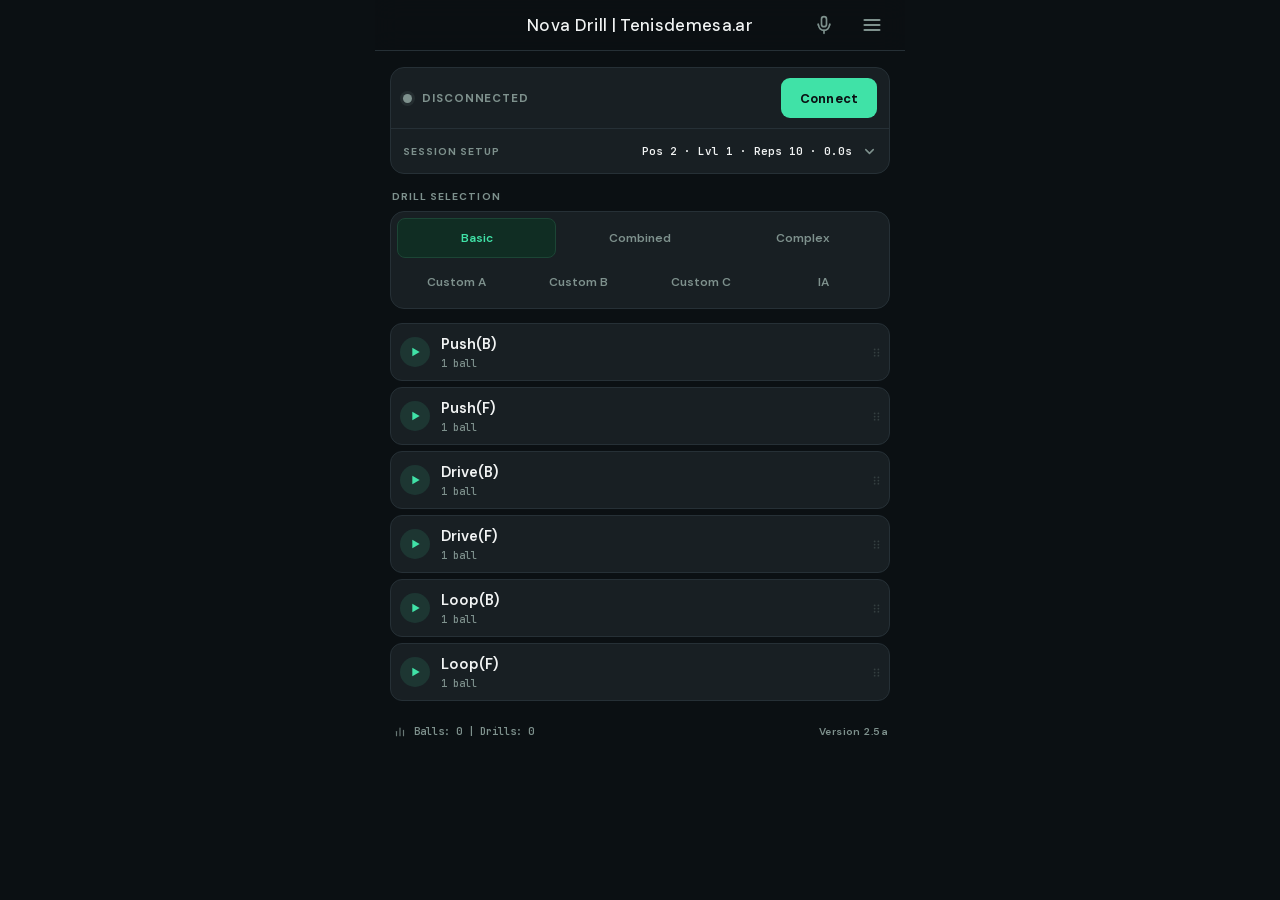
<file: v2/index.html>
<!DOCTYPE html>
<html lang="en" data-theme="standard">
<head>
    <meta charset="UTF-8">
    <!-- viewport-fit=cover lets the installed app draw under the status bar and
         notch; css/style.css pads it back out with env(safe-area-inset-*). -->
    <meta name="viewport" content="width=device-width, initial-scale=1.0, maximum-scale=1.0, user-scalable=no, viewport-fit=cover">
    <title data-i18n="app.title">Nova Drill | Tenisdemesa.ar</title>

    <!-- Installable app. The manifest carries one static theme_color, so
         js/pwa.js rewrites the meta tag below to follow the chosen theme. -->
    <link rel="manifest" href="manifest.webmanifest">
    <meta name="theme-color" content="#0b1013">
    <link rel="icon" href="icons/icon.svg" type="image/svg+xml">
    <link rel="icon" href="icons/favicon-32.png" sizes="32x32" type="image/png">
    <link rel="apple-touch-icon" href="icons/apple-touch-icon.png">

    <!-- Self-hosted, and precached by sw.js, so the type survives a launch
         with no network. The latin-ext faces are deliberately NOT preloaded:
         they only matter for the accented characters, and the browser fetches
         them on demand. -->
    <link rel="preload" href="fonts/dm-sans-latin.woff2" as="font" type="font/woff2" crossorigin>
    <link rel="preload" href="fonts/jbm-latin.woff2" as="font" type="font/woff2" crossorigin>

    <!-- iOS ignores the manifest for these three; ignored elsewhere. -->
    <meta name="apple-mobile-web-app-capable" content="yes">
    <meta name="apple-mobile-web-app-status-bar-style" content="black-translucent">
    <!-- The home-screen label, not the tab title. Launchers truncate these hard
         (Android around 12 characters), so this is the short form of the name
         rather than the full "Nova Drill | Tenisdemesa.ar". -->
    <meta name="apple-mobile-web-app-title" content="Nova Drill">

    <link rel="stylesheet" href="css/style.css">
</head>
<body>

<div class="container">
    
    <header>
        <!-- Two forms of one name. The header also floats two 40px controls
             over its right margin, and on a 375px phone the full name and those
             buttons cannot both fit at any readable size - they overlapped by
             7px on an iPhone SE, which is not a screen anybody should have to
             scroll a header for. The short form is the same brand, and it is
             what a narrow header has always wanted. -->
        <h1 class="brand">
            <!-- The name is the site's name, so the name goes to the site. It
                 carries no link styling: this is the app's own header, and the
                 anchor is here to make the line tappable and focusable rather
                 than to shout. `target` is what keeps a stray tap from
                 navigating a training session off the page. -->
            <a class="brand-link" href="https://tenisdemesa.ar/" target="_blank" rel="noopener noreferrer">
                <span class="brand-full" data-i18n="app.title">Nova Drill | Tenisdemesa.ar</span>
                <span class="brand-short" data-i18n="app.shortTitle">Nova</span>
            </a>
        </h1>
        <div class="ai-open-wrap">
            <button class="ai-open-btn" onclick="window.openAiView()" data-i18n-attr="aria-label:a11y.openAi;title:menu.ai">
                <svg viewBox="0 0 24 24" width="20" height="20" fill="none" stroke="currentColor" stroke-width="2" stroke-linecap="round" stroke-linejoin="round" aria-hidden="true">
                    <rect x="9" y="2" width="6" height="12" rx="3"></rect>
                    <line x1="5" y1="11" x2="5" y2="12"></line>
                    <line x1="19" y1="11" x2="19" y2="12"></line>
                    <path d="M5.5 12a6.5 6.5 0 0 0 13 0"></path>
                    <line x1="12" y1="18.5" x2="12" y2="22"></line>
                </svg>
            </button>
            <div class="menu-btn" onclick="toggleMenu()">
                <svg viewBox="0 0 24 24" stroke="currentColor" stroke-width="2.5" fill="none" stroke-linecap="round" stroke-linejoin="round"><line x1="3" y1="12" x2="21" y2="12"></line><line x1="3" y1="6" x2="21" y2="6"></line><line x1="3" y1="18" x2="21" y2="18"></line></svg>
            </div>
        </div>

        <!-- The dropdown lives INSIDE the header, and that is load-bearing.
             The header is `position: sticky`, so it is also the containing
             block for this absolutely-positioned child: `top: 58px` means 58px
             below the header, wherever the header currently is.

             It used to be a sibling of the header, inside .container. The
             container is `position: relative` and does not move when you
             scroll, so the menu was pinned 58px from the top of the DOCUMENT:
             scroll down, tap the hamburger - which stays on screen, because
             it is in the sticky header - and the menu opens 172px above the
             top of the viewport. Tapping the menu did nothing and looked
             like a dead button. -->
        <div id="theme-menu" class="theme-menu">
        <div class="menu-title" data-i18n="menu.drill">Drill</div>
        <!-- The colour chips stand in for the icon each row would have. They
             are decorative, so they follow the palette's semantic colours
             rather than carrying hexes of their own - two of the originals
             (#0984e3, #f5a623) were not in the palette at all after the
             redesign. -->
        <div class="theme-item" onclick="window.handleDownloadDialog()">
            <span class="color-preview" style="background:var(--spin-back)"></span> <span data-i18n="menu.downloadDrill">Download Drill</span>
        </div>

        <div class="theme-item" onclick="exportCustomDrills()"><span class="color-preview" style="background:var(--text)"></span> <span data-i18n="menu.exportDrills">Export Drills</span></div>
        <div class="theme-item" onclick="document.getElementById('csv-input').click()"><span class="color-preview" style="background:var(--text)"></span> <span data-i18n="menu.importDrills">Import Drills</span></div>

        <div style="border-top: 1px solid var(--border); margin: 5px 0;"></div>

        <div class="theme-item" onclick="window.openSettings()"><span class="color-preview" style="background:var(--spin-top)"></span> <span data-i18n="menu.settings">Settings</span></div>
        <div class="theme-item" onclick="window.openAboutModal()" data-i18n="menu.about">About</div>
        </div>
    </header>

    <input type="file" id="csv-input" accept=".csv" style="display:none" onchange="handleCSVUpload(event)">
    <input type="file" id="preset-file-input" accept=".json,.csv" style="display:none" onchange="handlePresetFileUpload(event)">

    <!-- The connection card is deliberately small: connecting is a one-off, and
         it used to take a third of the screen away from the drill list on every
         visit. The run settings live one tap away in a native <details>, whose
         summary always shows what the next run will do. `#grp-difficulty` is
         still the element switchTab() hides for categories where a level means
         nothing. -->
    <section class="session-card" id="session-card">
        <div class="session-state">
            <span class="conn-dot" id="conn-dot" aria-hidden="true"></span>
            <span class="conn-label" id="status-text" data-i18n="status.disconnected">Disconnected</span>
            <button id="btn-connect" class="btn-connect" data-i18n="action.connect">Connect</button>
        </div>

        <details class="session-setup" id="session-setup">
            <summary class="setup-summary" data-i18n-attr="aria-label:label.runSetup">
                <span class="setup-title" data-i18n="label.runSetup">Session setup</span>
                <span class="setup-values" id="setup-values"></span>
                <svg class="setup-chevron" viewBox="0 0 24 24" aria-hidden="true"><polyline points="6 9 12 15 18 9"></polyline></svg>
            </summary>

            <div class="setup-panel">
                <!-- Where the robot stands, using the original app's nine-square
                     grid. The row order is the keypad's: 7-9 at the top are
                     beside the net, 1-3 at the bottom are on the back edge, and
                     the player is looking across the table. The runner
                     compensates each ball for this square; the drill itself is
                     never rewritten. -->
                <div class="setup-field position-field">
                    <div class="position-copy">
                        <span class="setup-field-label" data-i18n="label.robotPosition">Robot position</span>
                        <span class="position-name" id="position-name"></span>
                        <span class="position-hint" data-i18n="position.hint">Drills adjust to where the robot is standing.</span>
                    </div>
                    <div class="position-grid" id="position-grid" role="group"
                         data-i18n-attr="aria-label:label.robotPosition">
                        <span class="position-net" data-i18n="position.net">Net</span>
                        <button type="button" class="pos-cell" data-pos="7" onclick="setRobotPosition(7)" data-i18n-attr="aria-label:position.7">7</button>
                        <button type="button" class="pos-cell" data-pos="8" onclick="setRobotPosition(8)" data-i18n-attr="aria-label:position.8">8</button>
                        <button type="button" class="pos-cell" data-pos="9" onclick="setRobotPosition(9)" data-i18n-attr="aria-label:position.9">9</button>
                        <button type="button" class="pos-cell" data-pos="4" onclick="setRobotPosition(4)" data-i18n-attr="aria-label:position.4">4</button>
                        <button type="button" class="pos-cell" data-pos="5" onclick="setRobotPosition(5)" data-i18n-attr="aria-label:position.5">5</button>
                        <button type="button" class="pos-cell" data-pos="6" onclick="setRobotPosition(6)" data-i18n-attr="aria-label:position.6">6</button>
                        <button type="button" class="pos-cell" data-pos="1" onclick="setRobotPosition(1)" data-i18n-attr="aria-label:position.1">1</button>
                        <button type="button" class="pos-cell" data-pos="2" onclick="setRobotPosition(2)" data-i18n-attr="aria-label:position.2">2</button>
                        <button type="button" class="pos-cell" data-pos="3" onclick="setRobotPosition(3)" data-i18n-attr="aria-label:position.3">3</button>
                    </div>
                </div>

                <div class="setup-field" id="grp-difficulty">
                    <span class="setup-field-label" data-i18n="label.ballLevel">Ball level</span>
                    <div class="level-select stars" role="group" data-i18n-attr="aria-label:label.ballLevel">
                        <div class="lvl-dot active" onclick="setLevel(1, this)" data-i18n-attr="aria-label:a11y.star1">★</div>
                        <div class="lvl-dot" onclick="setLevel(2, this)" data-i18n-attr="aria-label:a11y.star2">★★</div>
                        <div class="lvl-dot" onclick="setLevel(3, this)" data-i18n-attr="aria-label:a11y.star3">★★★</div>
                    </div>
                </div>

                <div class="setup-field">
                    <span class="setup-field-label" data-i18n="label.mode">Mode</span>
                    <div class="mode-switch">
                        <div class="mode-option active" onclick="setMode('reps', this)" data-i18n="mode.reps">Reps</div>
                        <div class="mode-option" onclick="setMode('time', this)" data-i18n="mode.time">Time</div>
                    </div>
                </div>

                <div class="controls-row">
                    <div class="control-pill" id="ui-reps">
                        <label data-i18n="label.count">Count</label>
                        <input type="number" id="input-reps" value="10">
                    </div>
                    <div class="control-pill hidden" id="ui-time">
                        <label data-i18n="label.timeSeconds">Time (s)</label>
                        <input type="number" id="input-time" value="60" step="10">
                    </div>
                    <div class="control-pill">
                        <label data-i18n="label.pauseSeconds">Pause (s)</label>
                        <input type="number" id="input-pause" value="0.0" step="0.1">
                    </div>
                </div>
            </div>
        </details>
    </section>

    <div class="section-label" data-i18n="label.drillSelection">Drill Selection</div>

    <!-- Two rows instead of a 3x3 grid: the factory drills read as one group and
         the user's own sets as another, and the whole strip costs half the
         height. The icons were seven copies of the same decoration and are
         gone; the label is the affordance. -->
    <div class="tabs-container">
        <div class="tab-row">
            <div class="tab-btn active" onclick="switchTab('basic', this)"><span data-i18n="tab.basic">Basic</span></div>
            <div class="tab-btn" onclick="switchTab('combined', this)"><span data-i18n="tab.combined">Combined</span></div>
            <div class="tab-btn" onclick="switchTab('complex', this)"><span data-i18n="tab.complex">Complex</span></div>
        </div>
        <div class="tab-row tab-row-4">
            <div class="tab-btn"
                 onclick="switchTab('custom-a', this)"
                 ondrop="window.handleTabDrop(event, 'custom-a')"
                 ondragover="window.allowTabDrop(event)">
                <span data-i18n="tab.custom-a">Custom A</span>
            </div>
            <div class="tab-btn"
                 onclick="switchTab('custom-b', this)"
                 ondrop="window.handleTabDrop(event, 'custom-b')"
                 ondragover="window.allowTabDrop(event)">
                <span data-i18n="tab.custom-b">Custom B</span>
            </div>
            <div class="tab-btn"
                 onclick="switchTab('custom-c', this)"
                 ondrop="window.handleTabDrop(event, 'custom-c')"
                 ondragover="window.allowTabDrop(event)">
                <span data-i18n="tab.custom-c">Custom C</span>
            </div>
            <!-- The assistant's own category. It is NOT a custom set: AI drills
                 live in nova_ai_drills, so importing a CSV cannot reach them and
                 they are not in the shared drill file until one is moved. -->
            <div class="tab-btn" onclick="switchTab('ia', this)"><span data-i18n="tab.ia">IA</span></div>
        </div>
    </div>

    <div id="view-basic" class="drill-list"></div>
    <div id="view-combined" class="drill-list hidden"></div>
    <div id="view-complex" class="drill-list hidden"></div>
    <div id="view-custom-a" class="drill-list hidden"></div>
    <div id="view-custom-b" class="drill-list hidden"></div>
    <div id="view-custom-c" class="drill-list hidden"></div>
    <div id="view-ia" class="drill-list hidden"></div>

    <div class="footer-row">
        <!-- The running totals are also the way into the statistics screen.
             A <button> rather than a div with onclick, because it is a control:
             it has to be focusable and fire on Enter/Space, and it needs a
             tap target. The padding is negative so the 40px hit area does not
             push the footer line apart. The .sr-only span names the
             destination without adding anything to the visual line - and its
             presence keeps the accessible name a superset of the visible
             label, which is what WCAG 2.5.3 asks for. -->
        <button class="stats-link" onclick="window.openStatsFromDrills()">
            <svg class="stats-link-icon" viewBox="0 0 24 24" fill="none" stroke="currentColor"
                 stroke-width="2" stroke-linecap="round" aria-hidden="true">
                <line x1="6" y1="20" x2="6" y2="13"></line>
                <line x1="12" y1="20" x2="12" y2="7"></line>
                <line x1="18" y1="20" x2="18" y2="11"></line>
            </svg>
            <span id="stats-display">Balls: 0 | Drills: 0</span>
            <span class="sr-only" data-i18n="menu.statistics">Statistics</span>
        </button>
        <div data-i18n="footer.version">Version 2.5a</div>
    </div>
    
    <div id="log" class="log-box"></div>
</div>

<!-- Settings: a full screen, not a modal. Everything that is not a
     drill action lives here. -->
<div id="settings-view" class="settings-view" hidden>
    <div class="settings-shell">
        <header class="settings-header">
            <button class="settings-back" onclick="window.closeSettings()" data-i18n-attr="aria-label:a11y.backToDrills">
                <svg viewBox="0 0 24 24" width="20" height="20" fill="none" stroke="currentColor" stroke-width="2.5" stroke-linecap="round" stroke-linejoin="round">
                    <polyline points="15 18 9 12 15 6"></polyline>
                </svg>
                <span data-i18n="menu.drill">Drills</span>
            </button>
            <h1 data-i18n="menu.settings">Settings</h1>
        </header>
        <div class="settings-body" id="settings-body"></div>
    </div>
</div>

<!-- Statistics: a full screen above Settings, reached from a row in Settings.
     Same treatment as #settings-view, and later in the file so it stacks on
     top of it. -->
<div id="stats-view" class="stats-view" hidden>
    <div class="settings-shell">
        <header class="settings-header">
            <button class="settings-back" onclick="window.closeStatsView()" data-i18n-attr="aria-label:a11y.backToSettings">
                <svg viewBox="0 0 24 24" width="20" height="20" fill="none" stroke="currentColor" stroke-width="2.5" stroke-linecap="round" stroke-linejoin="round">
                    <polyline points="15 18 9 12 15 6"></polyline>
                </svg>
                <span data-i18n="menu.settings">Settings</span>
            </button>
            <h1 data-i18n="menu.statistics">Statistics</h1>
        </header>
        <div class="settings-body" id="stats-body"></div>
    </div>
</div>

<!-- The AI assistant: a full screen above Statistics, reusing the same
     settings chrome. It comes after #stats-view so its z-index band (170)
     stacks over it, and before the modals, which it does not. Same
     open/close/hidden discipline as #settings-view and #stats-view. -->
<div id="ai-view" class="ai-view" hidden>
    <div class="settings-shell">
        <header class="settings-header">
            <button class="settings-back" onclick="window.closeAiView()" data-i18n-attr="aria-label:a11y.backToDrills">
                <svg viewBox="0 0 24 24" width="20" height="20" fill="none" stroke="currentColor" stroke-width="2.5" stroke-linecap="round" stroke-linejoin="round">
                    <polyline points="15 18 9 12 15 6"></polyline>
                </svg>
                <span data-i18n="ai.back">Drills</span>
            </button>
            <h1 data-i18n="ai.title">AI assistant</h1>
        </header>
        <div class="settings-body" id="ai-body"></div>
    </div>
</div>

<div id="toast" data-i18n="toast.default">Notification</div>
<div id="editor-modal" class="modal-overlay">
    <div class="modal">
        <div class="modal-header">
            <div class="header-top">
                <div class="title-container" onclick="window.handleRenameDrill()">
                    <span id="editor-drill-name" data-i18n="editor.drillName">Drill Name</span>
                    <span id="editor-drill-edit-icon">✎</span>
                </div>
                <div class="modal-close" onclick="closeEditor()">×</div>
            </div>
            <div class="header-actions">
                <button class="btn-header-share" onclick="window.handleShareDrill()" data-i18n-attr="title:editor.shareDrill">
                    <svg viewBox="0 0 24 24"><path d="M4 12v8a2 2 0 0 0 2 2h12a2 2 0 0 0 2-2v-8"></path><polyline points="16 6 12 2 8 6"></polyline><line x1="12" y1="2" x2="12" y2="15"></line></svg>
                </button>
                <label class="random-toggle-container">
                    <span class="toggle-label" data-i18n="editor.random">Random</span>
                    <input type="checkbox" id="chk-drill-random">
                    <div class="toggle-switch"></div>
                </label>
            </div>
        </div>
        <div id="editor-body" class="modal-body"></div>
        <div class="modal-footer">
            <button class="btn-modal btn-delete-drill" onclick="window.handleDeleteDrill()" data-i18n-attr="title:a11y.deleteDrill">
                <svg viewBox="0 0 24 24" fill="none" stroke="currentColor" stroke-width="2" stroke-linecap="round" stroke-linejoin="round">
                    <path d="M3.5 6h17"></path>
                    <path d="M8.7 6V4.3A1.3 1.3 0 0 1 10 3h4a1.3 1.3 0 0 1 1.3 1.3V6"></path>
                    <path d="M18.4 6l-.85 13.1a2 2 0 0 1-2 1.9H8.45a2 2 0 0 1-2-1.9L5.6 6"></path>
                    <path d="M10 10.5v6"></path><path d="M14 10.5v6"></path>
                </svg>
            </button>
            <button class="btn-modal btn-test-combo" onclick="window.handleTestCombo()" data-i18n="editor.testDrill">Test drill</button>
            <button class="btn-modal btn-save-as" onclick="window.handleSaveAsDrill()" data-i18n="action.saveAs">Save As</button>
            <button class="btn-modal btn-save" onclick="saveDrillChanges()" data-i18n="action.save">Save</button>
        </div>
    </div>
</div>

<div id="run-overlay" class="modal-overlay">
    <div class="modal" style="background: var(--surface); width: 90%; max-width:450px; padding: 30px 20px;">
        <div id="run-ui">
            <div class="countdown-circle">
                <svg viewBox="0 0 200 200">
                    <circle class="track" cx="100" cy="100" r="90"></circle>
                    <circle class="progress" id="run-progress" cx="100" cy="100" r="90"></circle>
                </svg>
                <div class="center-text">
                    <div class="count-val" id="run-display">4</div>
                    <div class="status-label" id="run-label" data-i18n="run.getReady">GET READY</div>
                </div>
            </div>
            <div class="run-controls">
                <button id="btn-pause" class="btn-run-ctrl btn-pause" onclick="togglePause()" data-i18n="run.pause">PAUSE</button>
                <button class="btn-run-ctrl btn-stop-run" onclick="stopRun()" data-i18n="run.stop">STOP</button>
            </div>
        </div>
    </div>
</div>

<div id="download-modal" class="modal-overlay">
    <div class="modal" style="height:auto; min-height:300px;">
        <div class="modal-header">
            <div class="modal-title" data-i18n="modal.importDrill">Import Drill</div>
            <div class="modal-close" onclick="window.closeDownloadModal()">×</div>
        </div>
        <div class="modal-body" style="display:flex; flex-direction:column; gap:20px; padding-top:15px;">
            <div class="control-pill" style="box-shadow:none; border:1px solid var(--border);">
                <label data-i18n="label.shareCode">Share Code</label>
                <input type="text" id="dl-code" data-i18n-attr="placeholder:placeholder.shareCode" placeholder="ABC123" maxlength="6" 
                       style="text-align:center; letter-spacing:4px; text-transform:uppercase; font-size:1.6rem; color:var(--primary); font-weight:800;">
            </div>
            <div>
                <div class="section-label" style="text-align:center; margin-bottom:8px;" data-i18n="label.selectDestination">Select Destination</div>
                <div class="mode-switch" id="dl-cat-switch">
                    <div class="mode-option active" onclick="window.selectDlCategory('custom-a', this)" data-i18n="tab.custom-a">Custom A</div>
                    <div class="mode-option" onclick="window.selectDlCategory('custom-b', this)" data-i18n="tab.custom-b">Custom B</div>
                    <div class="mode-option" onclick="window.selectDlCategory('custom-c', this)" data-i18n="tab.custom-c">Custom C</div>
                </div>
            </div>
        </div>
        <div class="modal-footer">
             <button class="btn-modal btn-save" onclick="window.performDownload()" data-i18n="action.downloadImport">Download & Import</button>
        </div>
    </div>
</div>

<div id="save-as-modal" class="modal-overlay">
    <div class="modal" style="height:auto; min-height:300px;">
        <div class="modal-header">
            <div class="modal-title" data-i18n="modal.saveAsNew">Save As New Drill</div>
            <div class="modal-close" onclick="window.closeSaveAsModal()">×</div>
        </div>
        <div class="modal-body" style="display:flex; flex-direction:column; gap:20px; padding-top:15px;">
            <div class="control-pill" style="box-shadow:none; border:1px solid var(--border);">
                <label data-i18n="label.drillNameMax40">Drill Name (Max 40)</label>
                <input type="text" id="save-name" data-i18n-attr="placeholder:placeholder.myNewDrill" placeholder="My New Drill" maxlength="40" 
                       style="text-align:center; font-size:1.2rem; color:var(--primary); font-weight:800; background:transparent;">
            </div>
            <div>
                <div class="section-label" style="text-align:center; margin-bottom:8px;" data-i18n="label.selectDestination">Select Destination</div>
                <div class="mode-switch" id="save-cat-switch">
                    <div class="mode-option active" onclick="window.selectSaveCategory('custom-a', this)" data-i18n="tab.custom-a">Custom A</div>
                    <div class="mode-option" onclick="window.selectSaveCategory('custom-b', this)" data-i18n="tab.custom-b">Custom B</div>
                    <div class="mode-option" onclick="window.selectSaveCategory('custom-c', this)" data-i18n="tab.custom-c">Custom C</div>
                </div>
            </div>
        </div>
        <div class="modal-footer">
             <button class="btn-modal btn-save" onclick="window.performSaveAs()" data-i18n="action.saveDrill">Save Drill</button>
        </div>
    </div>
</div>

<div id="preset-sheet" class="modal-overlay">
    <div class="modal" style="height:auto; max-height:90vh;">
        <div class="modal-header">
            <div class="modal-title" data-i18n="modal.ballPresets">Ball Presets</div>
            <div class="modal-close" onclick="window.closePresetSheet()">&times;</div>
        </div>
        <div class="modal-body" id="preset-list"></div>
        <div class="modal-footer">
            <button class="btn-modal btn-preset-new" onclick="window.openPresetEditor(null)" data-i18n="action.newPreset">+ New Preset</button>
        </div>
    </div>
</div>

<div id="preset-modal" class="modal-overlay">
    <div class="modal" style="height:auto; max-height:90vh;">
        <div class="modal-header">
            <div class="modal-title" id="preset-modal-title" data-i18n="modal.newPreset">New Preset</div>
            <div class="modal-close" onclick="window.closePresetEditor()">&times;</div>
        </div>
        <div class="modal-body" id="preset-editor-body"></div>
        <div class="modal-footer">
            <button class="btn-modal btn-delete-preset" onclick="window.deleteEditingPreset()" data-i18n-attr="title:a11y.deletePreset">
                <svg viewBox="0 0 24 24" fill="none" stroke="currentColor" stroke-width="2" stroke-linecap="round" stroke-linejoin="round">
                    <path d="M3.5 6h17"></path>
                    <path d="M8.7 6V4.3A1.3 1.3 0 0 1 10 3h4a1.3 1.3 0 0 1 1.3 1.3V6"></path>
                    <path d="M18.4 6l-.85 13.1a2 2 0 0 1-2 1.9H8.45a2 2 0 0 1-2-1.9L5.6 6"></path>
                    <path d="M10 10.5v6"></path><path d="M14 10.5v6"></path>
                </svg>
            </button>
            <button class="btn-modal btn-save" onclick="window.savePresetEditor()" data-i18n="action.savePreset">Save Preset</button>
        </div>
    </div>
</div>

<div id="about-modal" class="modal-overlay">
    <div class="modal" style="height:auto; width:88%; max-width:340px;">
        <div class="modal-header">
            <div class="modal-title" data-i18n="modal.about">About</div>
            <div class="modal-close" onclick="window.closeAboutModal()">×</div>
        </div>
        <div class="modal-body about-body">
            <h3 class="about-title" data-i18n="app.title">Nova Drill | Tenisdemesa.ar</h3>
            <p class="about-version" data-i18n="footer.version">Version 2.5a</p>
            <a class="about-link" href="https://github.com/Ceneka/nova" target="_blank" rel="noopener noreferrer"
               data-i18n="about.viewOnGithub">View on GitHub</a>

            <!-- Where the app lives. The blurb is the reason to go there, not
                 just the domain, so it is written as a sentence rather than
                 left to the URL to explain. The domain itself is not
                 translated - it is a domain. -->
            <a class="about-site" href="https://tenisdemesa.ar/" target="_blank" rel="noopener noreferrer">
                <span class="about-site-name">tenisdemesa.ar</span>
                <span class="about-site-blurb" data-i18n="about.siteBlurb">Find table tennis tournaments all over Argentina.</span>
            </a>

            <!-- The original. Kept deliberately: this app is a continuation of
                 someone else's, and the About box is the one place that fact
                 is visible without leaving the app. -->
            <div class="about-credits">
                <p class="about-thanks" data-i18n="about.thanks">An independent continuation of the original Nova app. Thanks to its author for the work this is built on.</p>
                <a class="about-original" href="https://github.com/olanga/nova" target="_blank" rel="noopener noreferrer"
                   data-i18n="about.originalProject">Visit the original project</a>
            </div>
        </div>
    </div>
</div>

<div id="summary-modal" class="modal-overlay">
    <div class="modal" style="height:auto; width:90%; max-width:380px;">
        <div class="modal-header">
            <div class="modal-title" data-i18n="modal.sessionSummary">Session Summary</div>
        </div>
        <div class="modal-body" style="display:flex; flex-direction:column; gap:15px; padding:15px 0;">
            <div style="text-align:center; color:var(--text-light); font-size:0.9rem; margin-bottom:10px;">
                <span data-i18n="summary.complete">Training session complete!</span>
            </div>
            <div style="display:flex; gap:10px; justify-content:center;">
                <div class="control-pill">
                    <label data-i18n="unit.drills">Drills</label>
                    <div id="sum-drills-val" style="font-size:1.8rem; font-weight:800; color:var(--primary); line-height:1;">0</div>
                </div>
                <div class="control-pill">
                    <label data-i18n="unit.balls">Balls</label>
                    <div id="sum-balls-val" style="font-size:1.8rem; font-weight:800; color:var(--primary); line-height:1;">0</div>
                </div>
                <div class="control-pill">
                    <label data-i18n="unit.time">Time</label>
                    <div id="sum-time-val" style="font-size:1.8rem; font-weight:800; color:var(--text); line-height:1;">0:00</div>
                </div>
            </div>
        </div>
        <div class="modal-footer">
             <button class="btn-modal btn-save" onclick="window.closeSummaryModal()" data-i18n="action.close">Close</button>
        </div>
    </div>
</div>

<script type="module" src="js/main.js"></script>

</body>
</html>
</file>
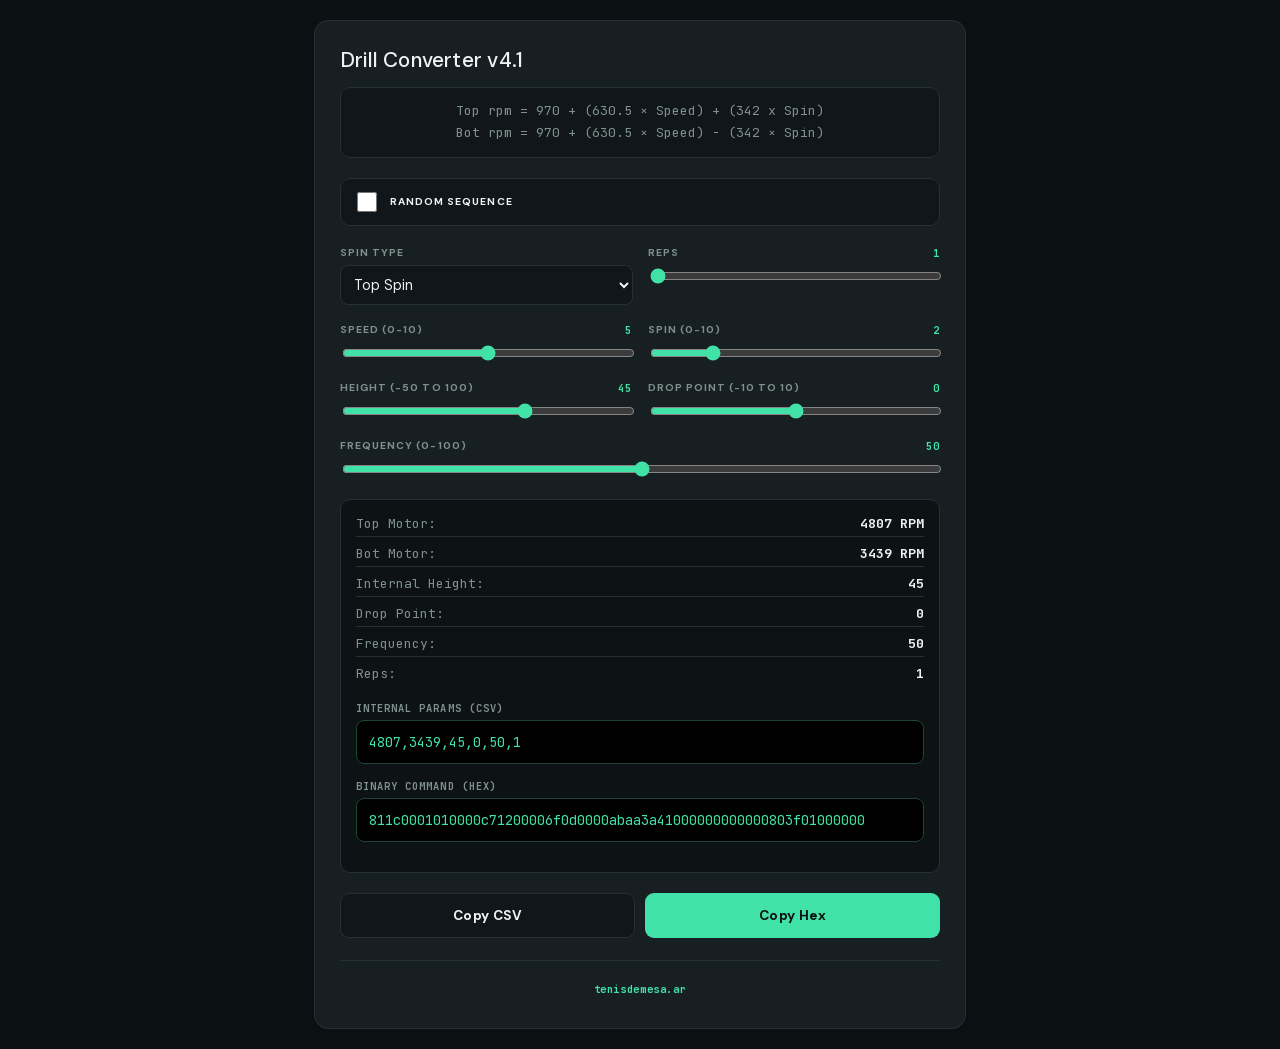
<file: converter.html>
<!DOCTYPE html>
<html lang="en">
<head>
    <meta charset="UTF-8">
    <meta name="viewport" content="width=device-width, initial-scale=1.0">
    <title>Drill Converter v4.1</title>
    <style>
        /* This page shares no code with the app - it is a standalone tool - but
           it should not look like it came from somewhere else. The tokens below
           are css/style.css's "standard" theme, so the converter is the same
           dark shell with the same neon accent as the app that links to it.
           There is no theme switcher here, so there is no data-theme to vary
           against. */
        :root {
            --primary: #40e2a7;      /* tenisdemesa.ar's neon, hsl(158 74% 57%) */
            --on-accent: #0b1013;    /* text on a --primary / --danger fill */
            --bg: #0b1013;
            --surface: #181f23;
            --input-bg: #101619;
            --text: #f1f3f3;
            --text-light: #7e918d;
            --border: #263036;
            --accent-line: #1c4535;
            --danger: #e5484d;
            --danger-ink: #ff8a8f;
            --log-bg: #0d1214;
        }

        body {
            font-family: 'DM Sans', -apple-system, BlinkMacSystemFont, "Segoe UI", Roboto, sans-serif;
            background: var(--bg);
            color: var(--text);
            display: flex;
            justify-content: center;
            padding: 20px;
            margin: 0;
            -webkit-font-smoothing: antialiased;
        }

        .container {
            background: var(--surface);
            width: 100%;
            max-width: 600px;
            padding: 25px;
            border: 1px solid var(--border);
            border-radius: 14px;
        }

        h1 { margin-top: 0; font-size: 1.3rem; font-weight: 500; letter-spacing: 0.01em; color: var(--text); margin-bottom: 14px; }

        /* The formula is reference material, not prose: mono, on a recessed
           well, the way every other number in the app is set. */
        .formula-text {
            text-align: center;
            color: var(--text-light);
            font-size: 0.82rem;
            margin-bottom: 20px;
            font-family: 'JetBrains Mono', ui-monospace, Menlo, monospace;
            background: var(--input-bg);
            border: 1px solid var(--border);
            padding: 12px;
            border-radius: 10px;
            line-height: 1.7;
        }

        .grid {
            display: grid;
            grid-template-columns: 1fr 1fr;
            gap: 15px;
            margin-bottom: 18px;
        }

        .control-group {
            display: flex;
            flex-direction: column;
            gap: 6px;
        }

        .checkbox-group {
            display: flex;
            align-items: center;
            gap: 10px;
            margin-bottom: 20px;
            background: var(--input-bg);
            border: 1px solid var(--border);
            padding: 10px 12px;
            border-radius: 10px;
        }

        label {
            font-size: 0.65rem;
            font-weight: 700;
            color: var(--text-light);
            text-transform: uppercase;
            letter-spacing: 0.1em;
        }

        /* Inputs */
        input[type="range"] { width: 100%; cursor: pointer; accent-color: var(--primary); }
        input[type="checkbox"] { width: 20px; height: 20px; cursor: pointer; accent-color: var(--primary); }
        select {
            padding: 9px;
            border-radius: 8px;
            border: 1px solid var(--border);
            background: var(--input-bg);
            color: var(--text);
            font-family: inherit;
            font-size: 0.9rem;
        }

        .val-display {
            font-family: 'JetBrains Mono', ui-monospace, Menlo, monospace;
            font-weight: 700;
            color: var(--primary);
            float: right;
        }
        .val-display.limited { color: var(--danger-ink); }

        /* Results Section */
        .results {
            background: var(--log-bg);
            color: var(--text-light);
            border: 1px solid var(--border);
            padding: 15px;
            border-radius: 10px;
            margin-top: 20px;
            font-family: 'JetBrains Mono', ui-monospace, Menlo, monospace;
            font-size: 0.82rem;
        }

        .result-row {
            display: flex;
            justify-content: space-between;
            margin-bottom: 8px;
            border-bottom: 1px solid var(--border);
            padding-bottom: 4px;
        }
        .result-row:nth-child(6) { border: none; margin-bottom: 0; }
        .result-row span:last-child { color: var(--text); font-weight: 700; }

        .output-box {
            background: #000;
            color: var(--primary);
            padding: 12px;
            border-radius: 8px;
            word-break: break-all;
            margin-top: 5px;
            font-size: 0.85rem;
            border: 1px solid var(--accent-line);
            margin-bottom: 15px;
        }

        .label-small {
            color: var(--text-light);
            font-size: 0.65rem;
            font-weight: 700;
            text-transform: uppercase;
            letter-spacing: 0.1em;
            margin-top: 15px;
            display: block;
        }

        .btn-row {
            display: flex;
            gap: 10px;
            margin-top: 20px;
        }

        .copy-btn {
            flex: 1;
            background: var(--primary);
            color: var(--on-accent);
            border: 1px solid transparent;
            font-family: inherit;
            padding: 13px;
            border-radius: 9px;
            cursor: pointer;
            font-weight: 700;
            font-size: 0.85rem;
            letter-spacing: 0.03em;
            transition: opacity 0.2s;
        }
        .copy-btn:hover { opacity: 0.9; }
        .btn-sec { background: var(--input-bg); color: var(--text); border-color: var(--border); }

        /* The one way out of this page. It is also a manifest shortcut, so it
           gets launched standalone with no address bar, and it shares no code
           with the app it is published inside - which is why the only thing
           pointing at tenisdemesa.ar is a link at the bottom of it. */
        .foot {
            margin-top: 22px;
            padding-top: 14px;
            border-top: 1px solid var(--border);
            text-align: center;
        }
        .foot a {
            display: inline-block;
            padding: 7px 4px;
            font-family: 'JetBrains Mono', ui-monospace, Menlo, monospace;
            font-size: 0.65rem;
            font-weight: 700;
            letter-spacing: 0.06em;
            color: var(--primary);
            text-decoration: none;
        }
        .foot a:hover { text-decoration: underline; }

    </style>
    <!-- Self-hosted for the same reason as the app: this tool is opened at a
         table, and a CDN webfont falls back exactly when the wifi does. -->
    <link rel="preload" href="fonts/dm-sans-latin.woff2" as="font" type="font/woff2" crossorigin>
    <link rel="preload" href="fonts/jbm-latin.woff2" as="font" type="font/woff2" crossorigin>
    <style>
        /* The two faces, declared locally rather than through css/style.css:
           that file styles the app and carries a :root block this page must not
           inherit. Only the weights this page actually sets are declared. */
        @font-face {
            font-family: 'DM Sans'; font-style: normal; font-weight: 100 1000;
            font-display: swap; src: url('fonts/dm-sans-latin.woff2') format('woff2');
        }
        @font-face {
            font-family: 'JetBrains Mono'; font-style: normal; font-weight: 100 800;
            font-display: swap; src: url('fonts/jbm-latin.woff2') format('woff2');
        }
    </style>
</head>
<body>

<div class="container">
    <h1>Drill Converter v4.1</h1>
    
    <div class="formula-text">
        Top rpm = 970 + (630.5 × Speed) + (342 x Spin)<br>
        Bot rpm = 970 + (630.5 × Speed) - (342 × Spin)
    </div>

    <div class="checkbox-group">
        <input type="checkbox" id="chk-random" onchange="calc()">
        <label for="chk-random" style="color:var(--text); cursor:pointer;">Random Sequence</label>
    </div>

    <div class="grid">
        <div class="control-group">
            <label>Spin Type</label>
            <select id="rot" onchange="calc()">
                <option value="top">Top Spin</option>
                <option value="under">Under Spin (Back)</option>
            </select>
        </div>
        <div class="control-group">
            <label>Reps <span id="val-reps" class="val-display">1</span></label>
            <input type="range" id="reps" min="1" max="100" value="1" oninput="calc()">
        </div>
    </div>

    <div class="grid">
        <div class="control-group">
            <label>Speed (0-10) <span id="val-speed" class="val-display">5.0</span></label>
            <input type="range" id="speed" min="0" max="10" step="0.5" value="5" oninput="calc()">
        </div>
        <div class="control-group">
            <label>Spin (0-10) <span id="val-spin" class="val-display">2.0</span></label>
            <input type="range" id="spin" min="0" max="10" step="0.5" value="2" oninput="calc()">
        </div>
    </div>

    <div class="grid">
        <div class="control-group">
            <label>Height (-50 to 100) <span id="val-hgt" class="val-display">45</span></label>
            <input type="range" id="hgt" min="-50" max="100" step="1" value="45" oninput="calc()">
        </div>
        <div class="control-group">
            <label>Drop Point (-10 to 10) <span id="val-drp" class="val-display">0</span></label>
            <input type="range" id="drp" min="-10" max="10" step="0.5" value="0" oninput="calc()">
        </div>
    </div>

    <div class="control-group">
        <label>Frequency (0-100) <span id="val-frq" class="val-display">50</span></label>
        <input type="range" id="frq" min="0" max="100" step="10" value="50" oninput="calc()">
    </div>

    <div class="results">
        <div class="result-row"><span>Top Motor:</span> <span id="out-top">0 RPM</span></div>
        <div class="result-row"><span>Bot Motor:</span> <span id="out-bot">0 RPM</span></div>
        <div class="result-row"><span>Internal Height:</span> <span id="out-hgt">0</span></div>
        <div class="result-row"><span>Drop Point:</span> <span id="out-drp">0</span></div>
        <div class="result-row"><span>Frequency:</span> <span id="out-frq">0</span></div>
        <div class="result-row"><span>Reps:</span> <span id="out-reps">1</span></div>
        
        <label class="label-small">Internal Params (CSV)</label>
        <div class="output-box" id="out-csv">Waiting...</div>
        
        <label class="label-small">Binary Command (Hex)</label>
        <div class="output-box" id="out-hex">Waiting...</div>
    </div>

    <div class="btn-row">
        <button class="copy-btn btn-sec" onclick="copyText('out-csv')">Copy CSV</button>
        <button class="copy-btn" onclick="copyText('out-hex')">Copy Hex</button>
    </div>

    <div class="foot">
        <a href="https://tenisdemesa.ar/" target="_blank" rel="noopener noreferrer">tenisdemesa.ar</a>
    </div>
</div>

<script>
    // --- Limits & Config ---
    const LIMIT_MIN = 400;
    const LIMIT_MAX = 7500;
    
    // Spin Constraints Lookup Table (Speed -> Max Spin)
    const SPIN_LIMITS = {
        "0": 2, "0.5": 3, 
        "1": 4, "1.5": 5, 
        "2": 6, "2.5": 7, 
        "3": 8, "3.5": 9, 
        "4": 10, "4.5": 10, 
        "5": 9, "5.5": 8, 
        "6": 8, "6.5": 7, 
        "7": 6, "7.5": 5, 
        "8": 4, "8.5": 3, 
        "9": 2, "9.5": 1, 
        "10": 0
    };

    function clamp(val, min, max) {
        return Math.max(min, Math.min(max, val));
    }

    function toHex(num, type) {
        const buffer = new ArrayBuffer(4);
        const view = new DataView(buffer);
        if (type === 'float') view.setFloat32(0, num, true);
        else view.setUint32(0, num, true);
        
        let hex = '';
        new Uint8Array(buffer).forEach(b => hex += b.toString(16).padStart(2, '0'));
        return hex;
    }

    function calc() {
        // 1. Get Inputs
        const type = document.getElementById('rot').value;
        const isRandom = document.getElementById('chk-random').checked;
        const speedVal = parseFloat(document.getElementById('speed').value);
        let spinVal = parseFloat(document.getElementById('spin').value);
        
        const hgtInternal = parseInt(document.getElementById('hgt').value); 
        const drpApp = parseFloat(document.getElementById('drp').value);
        const frqApp = parseFloat(document.getElementById('frq').value);
        const repsVal = parseInt(document.getElementById('reps').value);

        // --- Spin Constraints ---
        const maxAllowedSpin = SPIN_LIMITS[speedVal.toString()] ?? 10;
        const effectiveSpin = Math.min(spinVal, maxAllowedSpin);

        // Update UI Text
        document.getElementById('val-speed').textContent = speedVal;
        
        const spinLabel = document.getElementById('val-spin');
        if (spinVal > maxAllowedSpin) {
            spinLabel.textContent = `${effectiveSpin} (Max ${maxAllowedSpin})`;
            spinLabel.classList.add('limited');
        } else {
            spinLabel.textContent = spinVal;
            spinLabel.classList.remove('limited');
        }

        document.getElementById('val-hgt').textContent = hgtInternal;
        document.getElementById('val-drp').textContent = drpApp;
        document.getElementById('val-frq').textContent = frqApp;
        document.getElementById('val-reps').textContent = repsVal;

        // --- ALGORITHM V3 ---
        const baseSpeed = 970 + (630.5 * speedVal);
        const spinFactor = 342 * effectiveSpin; 

        let topRpm, botRpm;

        if (type === 'top') {
            topRpm = baseSpeed + spinFactor;
            botRpm = baseSpeed - spinFactor;
        } else { 
            topRpm = baseSpeed - spinFactor;
            botRpm = baseSpeed + spinFactor;
        }

        // Clamp RPMs
        topRpm = Math.round(clamp(topRpm, LIMIT_MIN, LIMIT_MAX));
        botRpm = Math.round(clamp(botRpm, LIMIT_MIN, LIMIT_MAX));

        // 3. Update Result Rows
        document.getElementById('out-top').textContent = topRpm + " RPM";
        document.getElementById('out-bot').textContent = botRpm + " RPM";
        document.getElementById('out-hgt').textContent = hgtInternal;
        document.getElementById('out-drp').textContent = drpApp;
        document.getElementById('out-frq').textContent = frqApp;
        document.getElementById('out-reps').textContent = repsVal;
        
        // 4. Build CSV
        const csvLine = `${topRpm},${botRpm},${hgtInternal},${drpApp},${frqApp},${repsVal}`;
        document.getElementById('out-csv').textContent = csvLine;

        // 5. Binary Encoding
        const h_clamped = clamp(hgtInternal, -50, 100);
        const h_final = (h_clamped + 50) / 150 * 50 - 20;

        const d_clamped = clamp(drpApp, -10, 10);
        const d_final = (d_clamped + 10) / 20 * 44 - 22;

        const f_clamped = clamp(frqApp, 0, 100);
        const f_final = (f_clamped / 100) + 0.5;

        // 6. Build Hex
        const headerSuffix = isRandom ? "01" : "00";
        const header = "811c00010100" + headerSuffix;
        
        const hexTop = toHex(topRpm, 'uint');
        const hexBot = toHex(botRpm, 'uint');
        const hexHgt = toHex(h_final, 'float');
        const hexDrp = toHex(d_final, 'float');
        const hexFrq = toHex(f_final, 'float');
        const hexRep = toHex(repsVal, 'uint');

        const payload = hexTop + hexBot + hexHgt + hexDrp + hexFrq + hexRep;
        const fullCommand = header + payload;

        document.getElementById('out-hex').textContent = fullCommand;
    }

    function copyText(elementId) {
        const txt = document.getElementById(elementId).textContent;
        navigator.clipboard.writeText(txt).then(() => {});
    }

    // Init
    calc();
</script>

</body>
</html>
</file>
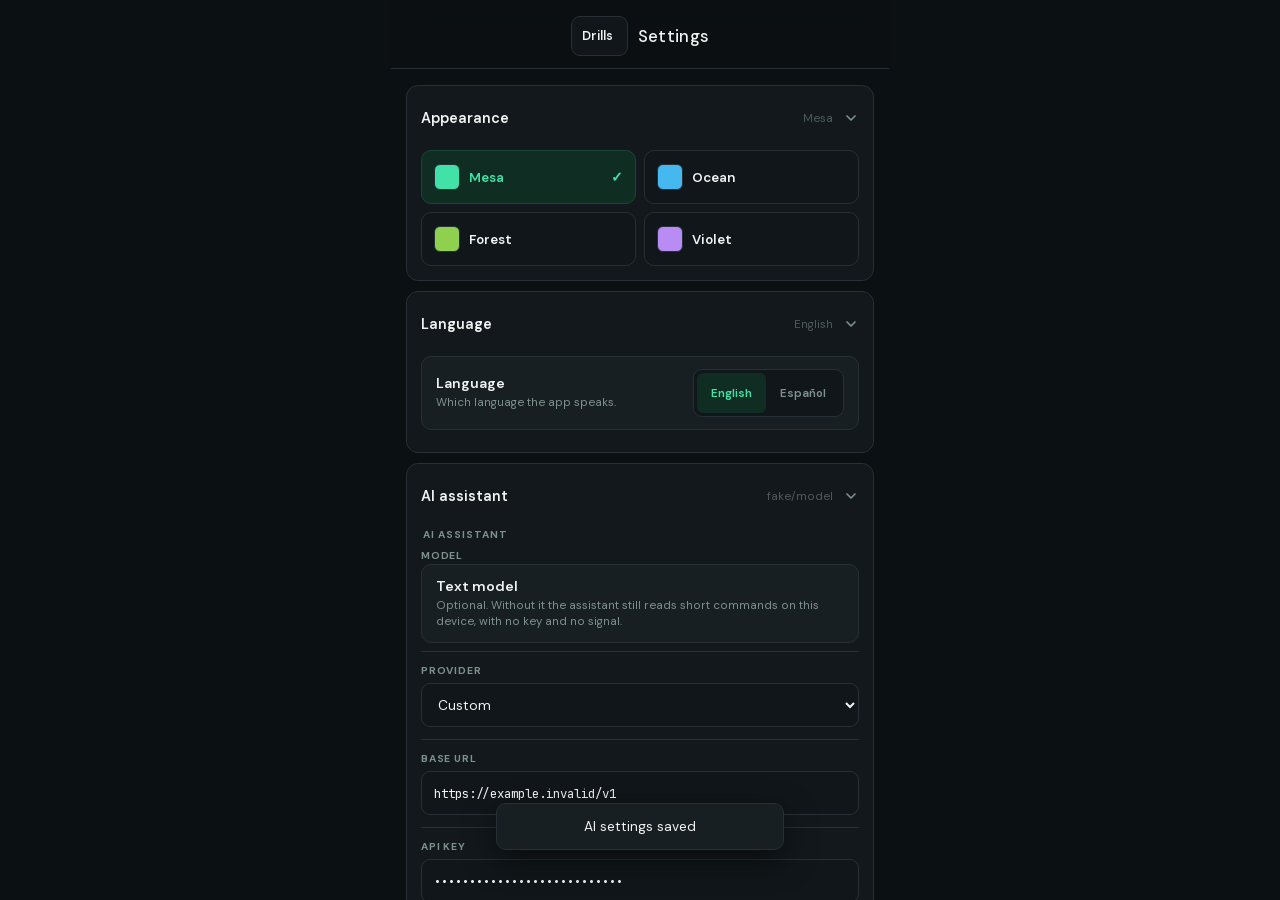
<file: tests/integration.html>
<!DOCTYPE html>
<!--
  Browser integration checks for the drill editor and the ball-preset library.

  Serve the repo root over http (the app uses ES modules, so file:// will not do)
  and open tests/integration.html. The page title becomes PASS(n) or FAIL(n)
  and the results table at the bottom lists every check.

  Headless one-liner:
    python3 -m http.server 8123 &
    google-chrome --headless --disable-gpu --virtual-time-budget=10000 \
      --dump-dom http://127.0.0.1:8123/tests/integration.html | grep -o '<title>[^<]*'
-->
<html lang="en" data-theme="standard">
<head>
    <meta charset="UTF-8">
    <title>PENDING</title>
    <meta name="theme-color" content="#0b1013">
    <link rel="stylesheet" href="../../v2/css/style.css">
</head>
<body>
<div id="editor-modal" class="modal-overlay"><div class="modal">
    <div class="modal-header">
        <div class="header-top"><div class="title-container"><span id="editor-drill-name"></span><span id="editor-drill-edit-icon"></span></div></div>
        <div class="header-actions"><input type="checkbox" id="chk-drill-random"></div>
    </div>
    <div id="editor-body" class="modal-body"></div>
</div></div>
<div id="preset-sheet" class="modal-overlay"><div class="modal"><div id="preset-list"></div></div></div>
<div id="preset-modal" class="modal-overlay"><div class="modal">
    <div id="preset-modal-title"></div><div id="preset-editor-body"></div>
    <button class="btn-delete-preset" onclick="window.deleteEditingPreset()"></button>
</div></div>
<div id="save-as-modal" class="modal-overlay"><div class="modal">
    <input type="text" id="save-name" maxlength="40">
    <div class="mode-switch" id="save-cat-switch">
        <div class="mode-option active"></div><div class="mode-option"></div><div class="mode-option"></div>
    </div>
</div></div>
<!-- Mirrors index.html: the dropdown is INSIDE the header, which is sticky.
     It used to be a sibling of the header inside .container, and because
     .container does not scroll, the menu opened off the top of the screen. -->
<header id="harness-header">
    <div id="theme-menu" class="theme-menu">
        <div class="theme-item" onclick="window.openSettings()">Settings</div>
        <div class="theme-item" onclick="window.openAboutModal()">About</div>
    </div>
</header>
<div id="settings-view" class="settings-view" hidden><div class="settings-shell">
    <header class="settings-header">
        <button class="settings-back" onclick="window.closeSettings()">Drills</button>
        <h1>Settings</h1>
    </header>
    <div class="settings-body" id="settings-body"></div>
</div></div>
<div id="stats-view" class="stats-view" hidden><div class="settings-shell">
    <header class="settings-header">
        <button class="settings-back" data-i18n-attr="aria-label:a11y.backToSettings" onclick="window.closeStatsView()"><span data-i18n="menu.settings">Settings</span></button>
        <h1>Statistics</h1>
    </header>
    <div class="settings-body" id="stats-body"></div>
</div></div>
<div id="preset-file-input" type="file" hidden></div>
<div id="ai-view" class="ai-view" hidden><div class="settings-shell">
    <header class="settings-header">
        <button class="settings-back" onclick="window.closeAiView()"><span data-i18n="ai.back">Drills</span></button>
        <h1 data-i18n="ai.title">AI assistant</h1>
    </header>
    <div class="settings-body" id="ai-body"></div>
</div></div>
<div class="container" id="harness-main"><div class="settings-card"><div id="status-text">Disconnected</div><button id="btn-connect" class="btn-connect">Connect</button></div><div class="footer-row"><button class="stats-link" id="harness-stats-link" onclick="window.openStatsFromDrills()"><span id="stats-display"></span></button></div></div>
<div id="view-ia" class="drill-list hidden"></div>
<div id="toast"></div><div id="log" class="log-box"></div>
<pre id="out"></pre>

<script type="module">
import { initData, currentDrills, userCustomDrills, importCustomDrills, exportCustomDrills, resolveDrillLevel } from '../../v2/js/state.js';
import { openEditor, closeEditor, saveDrillChanges, insertPresetIntoDrill } from '../../v2/js/editor.js';
import * as P from '../../v2/js/presets.js';
import { B, normalizeBall, makeBall, freqToBpm, applyStarLevel } from '../../v2/js/ball.js';
import { getRobotPosition, setRobotPosition, normalizePosition, applyRobotPosition, positionRow, positionCol } from '../../v2/js/robotPosition.js';
import { asciiSlug, drillKeyName } from '../../v2/js/utils.js';
import { DEFAULT_DRILLS, CATEGORIES } from '../../v2/js/constants.js';
import { bleState, connectDevice, setConnectTimeouts } from '../../v2/js/bluetooth.js';
import { updateDrillButtonStates, renderDrillButtons, moveAiDrillTo, clearIaCategory, deleteAiDrillRow } from '../../v2/js/ui.js';
// Imported for its side effects only. Loading the PWA module on a page that is
// not index.html - no service worker registration is made, but the theme-colour
// observer and the install listeners all attach - is part of what is checked.
import { isOfflineReady } from '../../v2/js/pwa.js';
document.addEventListener('connection-changed', updateDrillButtonStates);
import '../../v2/js/presetUi.js';
import { renderSettings } from '../../v2/js/settingsUi.js';
import '../../v2/js/statsUi.js';
import * as AI from '../../v2/js/aiUi.js';
import * as AIS from '../../v2/js/aiStore.js';
import * as AIT from '../../v2/js/aiTerms.js';
import * as CFG from '../../v2/js/aiConfig.js';
import * as CLI from '../../v2/js/aiClient.js';
import * as AG from '../../v2/js/aiAgent.js';
import * as V from '../../v2/js/aiVoice.js';
import * as S from '../../v2/js/stats.js';
import { t, setLang, getLang, initI18n, detectLang, applyI18n, drillDisplayName, axisLabel, LANGUAGES } from '../../v2/js/i18n.js';
import { en } from '../../v2/js/locales/en.js';
import { es } from '../../v2/js/locales/es.js';

const results = [];
const report = () => {
    const failed = results.filter(r => !r.pass);
    document.title = failed.length ? `FAIL(${failed.length})` : `PASS(${results.length})`;
    document.getElementById('out').textContent =
        results.map(r => `${r.pass ? 'PASS' : 'FAIL'}  ${r.name}${r.pass ? '' : '  -> ' + r.extra}`).join('\n');
};
window.addEventListener('error', e => {
    results.push({ name: 'uncaught: ' + e.message, pass: false, extra: (e.error && e.error.stack) || '' });
    report();
});
window.addEventListener('unhandledrejection', e => {
    results.push({ name: 'rejection: ' + (e.reason && e.reason.message || e.reason), pass: false, extra: (e.reason && e.reason.stack) || '' });
    report();
});
const cut = (s, n = 300) => { s = String(s); return s.length > n ? s.slice(0, n) + `... (+${s.length - n} chars)` : s; };
const ok = (name, cond, extra = '') => results.push({ name, pass: !!cond, extra: cut(extra) });
const eq = (name, a, b) => results.push({ name, pass: JSON.stringify(a) === JSON.stringify(b), extra: `got ${cut(JSON.stringify(a))} want ${cut(JSON.stringify(b))}` });

const groups = () => document.querySelectorAll('#editor-body .ball-group');
const entryBtn = () => document.querySelector('#editor-body .preset-entry');
const chips = () => document.querySelectorAll('#preset-list .preset-card');

try {
initData();

/* ---- the shared drill CSV export is byte-for-byte unchanged ---- */
// Reproduce the pre-refactor expression over the same data and compare.
let expected = "Set;Ball;Name;Speed;Spin;Type;Height;Drop;BPM;Reps\n";
const cats = { basic: 'Basic', combined: 'Combined', complex: 'Complex' };
const fmtLvl = (key, lvl) => `${key.replace(/-/g, ' ').replace(/\b\w/g, l => l.toUpperCase())} (Lvl ${lvl})`;
for (const cat of ['basic', 'combined', 'complex']) {
    const list = CATEGORIES[cat];
    for (const key of list) {
        const drill = DEFAULT_DRILLS[key];
        for (let lvl = 1; lvl <= 3; lvl++) {
            const seq = drill[lvl];
            if (!seq || !seq.length) continue;
            seq.forEach((stepOptions, si) => stepOptions.forEach(ball => {
                let speed = ball[7], spin = ball[8], type = ball[9];
                if (speed === undefined) {
                    const rev = (() => {
                        const t = ball[0] >= ball[1] ? 'top' : 'back';
                        const base = (ball[0] + ball[1]) / 2;
                        return { speed: Math.round(((base - 970) / 630.5) * 2) / 2,
                                 spin: Math.round((Math.abs(ball[0]-ball[1])/2/342) * 2) / 2, type: t };
                    })();
                    speed = rev.speed; spin = rev.spin; type = rev.type;
                }
                const bpm = Math.round(30 + (ball[4] * 0.6));
                expected += [cats[cat], si+1, fmtLvl(key, lvl), speed, spin, type, ball[2], ball[3], bpm, ball[5]].join(';') + '\n';
            }));
        }
    }
}

// capture what the app actually produces
let captured = null;
const RealBlob = window.Blob;
window.Blob = class extends RealBlob { constructor(parts, opts) { super(parts, opts); captured = parts.join(''); } };
const { exportCustomDrills, importCustomDrills } = await import('../../v2/js/state.js');
try { exportCustomDrills(); } finally { window.Blob = RealBlob; }

const appCsv = captured.split('\n').filter(l => l && !/^A;|^B;|^C;/.test(l)).join('\n') + '\n';
eq('shared drill CSV export unchanged by the refactor', appCsv, expected);

/* ---- drill names are free text; the key and the CSV are the ASCII subset ---- */
// The name field used to refuse anything outside [A-Za-z0-9.\-#[]><+() ], so a
// name with an accent or a comma was rejected with a toast. The app now takes
// the name as typed - accents, commas, emoji - and folds it in exactly two
// places: the storage key, which is interpolated into a [data-key="..."]
// selector, and the Name column of the shared CSV other apps split on ';'.
{
    const WILD = 'Saque Rápido, 🔥 (Rápido)';
    const FOLDED = 'Saque Rapido (Rapido)';
    // Anything a key may carry: it is pasted into a CSS attribute selector and
    // used as an object key, so a quote or a bracket in it would throw.
    const KEYISH = /^cust_[A-C]_[A-Za-z0-9._#\-\[\]><+()_]+_\d+$/;
    const exported = () => {
        let text = null;
        window.Blob = class extends RealBlob { constructor(p, o) { super(p, o); text = p.join(''); } };
        try { exportCustomDrills(); } finally { window.Blob = RealBlob; }
        return text || '';
    };

    const nameInput = document.getElementById('save-name');
    openEditor('push(b)');          // "save as" copies whatever the editor holds
    nameInput.value = WILD;
    window.selectSaveCategory('custom-a', document.querySelector('#save-cat-switch').children[0]);
    window.performSaveAs();

    const saved = userCustomDrills['custom-a'].find(d => d.name === WILD);
    ok('a name with an accent, a comma and an emoji is accepted', !!saved,
       JSON.stringify(userCustomDrills['custom-a'].map(d => d.name)));
    ok('and is stored exactly as typed', saved?.name === WILD, saved?.name);
    eq('the editor shows it exactly as typed', document.getElementById('editor-drill-name').textContent, WILD);
    ok('the storage key is the folded name, not the typed one',
       !!saved?.key.startsWith(`cust_A_Saque_Rapido_(Rapido)_`), saved?.key);
    ok('the key carries nothing a selector or an object key can trip on',
       KEYISH.test(saved?.key || '') && /^[\x20-\x7e]+$/.test(saved?.key || ''), saved?.key);

    // The hazard the key has to survive: ui.js interpolates it into this
    // selector to find the last-played button, and a quote throws a SyntaxError
    // on the next render rather than at the point of the mistake.
    const probe = document.createElement('div');
    probe.style.display = 'none';
    const fake = document.createElement('button');
    fake.className = 'btn-drill';
    fake.dataset.key = saved?.key;
    probe.appendChild(fake);
    document.body.appendChild(probe);
    let resolves = false;
    try { resolves = document.querySelector(`.btn-drill[data-key="${saved?.key}"]`) === fake; } catch (e) { resolves = false; }
    probe.remove();
    ok('the key resolves through the [data-key] selector the highlight uses', resolves, saved?.key);

    const wildRow = exported().split('\n').find(l => l.startsWith('A;') && l.includes('Saque'));
    eq('the shared CSV writes the folded name', wildRow?.split(';')[2], FOLDED);
    eq('and the row still has exactly the ten columns', wildRow?.split(';').length, 10);
    ok('and the row is pure ASCII', /^[\x20-\x7e]*$/.test(wildRow || ''), wildRow);

    const realPrompt = window.prompt;
    window.prompt = () => 'Renombrado, ya 🎾';
    const oldKey = saved.key;       // the rename mutates the same entry object
    try { window.handleRenameDrill(); } finally { window.prompt = realPrompt; }
    const renamed = userCustomDrills['custom-a'].find(d => d.name === 'Renombrado, ya 🎾');
    ok('renaming takes the same characters', !!renamed,
       JSON.stringify(userCustomDrills['custom-a'].map(d => d.name)));
    ok('and re-keys in ASCII', KEYISH.test(renamed?.key || ''), renamed?.key);
    ok('the old key is gone and the drill moved with it',
       !currentDrills[oldKey] && !!currentDrills[renamed?.key], oldKey);

    nameInput.value = '🔥';
    window.performSaveAs();
    const emojiOnly = userCustomDrills['custom-a'].find(d => d.name === '🔥');
    ok('a name with no ASCII in it at all still saves', !!emojiOnly,
       JSON.stringify(userCustomDrills['custom-a'].map(d => d.name)));
    ok('and still gets a usable key', /^cust_A_drill_\d+$/.test(emojiOnly?.key || ''), emojiOnly?.key);
    const emojiNames = exported().split('\n').filter(l => l.startsWith('A;')).map(l => l.split(';')[2]);
    ok('and exports a Name cell rather than an empty one', emojiNames.includes('Drill'), emojiNames.join(' | '));

    // A hand-made file from another app, not one of ours: the name is taken as
    // the file wrote it, and only the key is folded.
    ok('the importer takes a row with accents and emoji',
       importCustomDrills('Set;Ball;Name;Speed;Spin;Type;Height;Drop;BPM;Reps\n'
                        + 'B;1;imported, ñ 🔥;5;2;top;50;0;60;2\n'));
    const imported = userCustomDrills['custom-b'].find(d => d.name === 'imported, ñ 🔥');
    ok('and keeps that name exactly as the file said it', !!imported,
       JSON.stringify(userCustomDrills['custom-b'].map(d => d.name)));
    ok('while still keying it in ASCII', /^cust_B_[A-Za-z0-9._#\-\[\]><+()_]+$/.test(imported?.key || ''), imported?.key);
    ok('and the imported row is playable', !!currentDrills[imported?.key]?.[1]?.length);
}

// The fold itself, including the property the whole compatibility argument
// rests on: a name the old field accepted has to fold to itself, or every
// existing export would change under a user who never touched their drills.
eq('a name the old field accepted folds to itself',
   asciiSlug('Push(B) #2 [L] + (R)'), 'Push(B) #2 [L] + (R)');
eq('accents are dropped, not turned into gaps', asciiSlug('Saque Rápido'), 'Saque Rapido');
eq('a letter with its own stroke transliterates', asciiSlug('Straße'), 'Strasse');
eq('emoji and commas collapse to single spaces', asciiSlug('🔥, a, b'), 'a b');
eq('an empty fold takes the fallback the caller passed', asciiSlug('🔥', 'Drill'), 'Drill');
eq('the key half joins the words with underscores', drillKeyName('Saque Rápido, 🔥'), 'Saque_Rapido');

/* ---- 0. the preset entry point is the first thing in the editor ---- */
openEditor('push(b)');
ok('a labelled "add from preset" button is rendered', !!entryBtn());
eq('it reads "Add from preset"', entryBtn()?.textContent.trim(), 'Add from preset');
ok('it is the first element in the editor body', document.getElementById('editor-body').firstElementChild === entryBtn());
ok('it is big enough to tap', entryBtn().getBoundingClientRect().height >= 40,
   Math.round(entryBtn().getBoundingClientRect().height) + 'px');
ok('it is full width', entryBtn().getBoundingClientRect().width >
   document.querySelector('#editor-body .ball-group').getBoundingClientRect().width * 0.8);
entryBtn().click();
ok('tapping it opens the preset sheet', document.getElementById('preset-sheet').classList.contains('open'));
ok('the sheet lists the presets', document.querySelectorAll('#preset-list .preset-card').length > 0);
window.closePresetSheet();

/* ---- 1. stock library ---- */
eq('library seeded from defaults', P.getPresets().length, P.DEFAULT_PRESETS.length);

/* ---- 2. insert a full sequence (3 placements x 3 depths) ---- */
openEditor('push(b)');
const before = groups().length;
const added = insertPresetIntoDrill('preset_short_under', 'sequence');
eq('sequence added 9 steps', added, 9);
eq('editor grew by 9 groups', groups().length - before, 9);

const drops = [...document.querySelectorAll('#editor-body .ball-group')]
    .slice(-9)
    .map(g => Number(g.querySelectorAll('.option-card .editor-field input')[3].value));
eq('last 9 steps carry BH/Center/FH per depth', drops, [-5,0,5,-5,0,5,-5,0,5]);

const heights = [...document.querySelectorAll('#editor-body .ball-group')]
    .slice(-9)
    .map(g => Number(g.querySelectorAll('.option-card .editor-field input')[2].value));
// The shipped short serve is a two-bounce ball now: its depth axis is the
// serve band (-35 / -40 / -45), not the old rally heights.
eq('depths are the serve band, not a positive rally axis', heights, [-35,-35,-35,-40,-40,-40,-45,-45,-45]);

/* ---- 3. variants mode = one step, many variants ---- */
const nBefore = groups().length;
const vAdded = insertPresetIntoDrill('preset_short_under', 'variants');
eq('variants added 1 step', vAdded, 1);
eq('variants added 1 group', groups().length - nBefore, 1);
eq('that group shows 9 variant cards', groups()[groups().length-1].querySelectorAll('.option-card').length, 9);
ok('variant label rendered', /Variant 1/.test(groups()[groups().length-1].textContent));

/* ---- 4. single mode ---- */
const sAdded = insertPresetIntoDrill('preset_safe_push', 'single');
eq('single added 1 step', sAdded, 1);
eq('single is one variant', groups()[groups().length-1].querySelectorAll('.option-card').length, 1);

/* ---- 5. the 20-step cap ---- */
eq('push(b) started at 1 step', groups().length, 12);
eq('sequence of 9 no longer fits in 8 slots', insertPresetIntoDrill('preset_short_under', 'sequence'), -1);
eq('nothing was added', groups().length, 12);
eq('a 1-ball preset still fits', insertPresetIntoDrill('preset_safe_push', 'single'), 1);
eq('now 13 steps', groups().length, 13);

// fill the drill to the cap and confirm it refuses to overflow
while (insertPresetIntoDrill('preset_safe_push', 'single') > 0) { /* fill */ }
eq('filled to the 20-step cap', groups().length, 20);
eq('cap is enforced', insertPresetIntoDrill('preset_safe_push', 'single'), -1);
eq('still 20 after refusal', groups().length, 20);

saveDrillChanges();
eq('push(b) saved with 20 steps', currentDrills['push(b)'][1].length, 20);

/* ---- 6. sheet disables actions when the drill is full ---- */
window.openPresetSheet();
ok('sheet rendered a card per preset', chips().length === P.getPresets().length, chips().length);
ok('all add buttons disabled at cap',
    [...document.querySelectorAll('#preset-list .btn-preset-add')].every(b => b.disabled));

// ...and re-enable once there is room again
openEditor('push(f)');
window.openPresetSheet();
ok('add buttons enabled when there is room',
    [...document.querySelectorAll('#preset-list .btn-preset-add')].every(b => !b.disabled));
window.closePresetSheet();

/* ---- 8. factory defaults still describe the same physics ---- */
// the shipped push(b) ball is stored as raw RPMs; reverse-calc must be stable
const legacy = normalizeBall([1547, 2915, 50, -5, 10, 1, 1]);
eq('legacy push(b) -> speed 2', legacy[B.SPEED], 2);
eq('legacy push(b) -> spin 2', legacy[B.SPIN], 2);
eq('legacy push(b) -> back', legacy[B.TYPE], 'back');
eq('legacy push(b) -> 36 bpm', freqToBpm(legacy[B.FREQ]), 36);

/* ---- 9. makeBall agrees with the stored editor values ---- */
const ball = makeBall({ speed: 4, spin: 1.5, type: 'top', height: 30, drop: -5, bpm: 60, reps: 1 });
eq('makeBall drop', ball[B.DROP], -5);
eq('makeBall speed', ball[B.SPEED], 4);
eq('makeBall active', ball[B.ACTIVE], 1);

/* ---- 10. create a preset from a ball, then find it again ---- */
openEditor('push(f)');
window.handleSaveBallAsPreset(0, 0);
ok('preset editor opened from a ball', document.getElementById('preset-modal').classList.contains('open'));
eq('seeded name field', document.getElementById('pf-name').value, 'New preset');
// The tuned level-1 push(f) is speed 2 / spin 6 / back / height -43 / drop +5.
const pfInputs = [...document.querySelectorAll('#preset-editor-body .editor-field input')];
eq('seeded speed from the ball', pfInputs[0].value, '2');
eq('seeded spin from the ball', pfInputs[1].value, '6');
eq('seeded height from the ball', pfInputs[2].value, '-43');
eq('seeded drop from the ball', pfInputs[3].value, '5');

const nameEl = document.getElementById('pf-name');
nameEl.value = 'My serve';
nameEl.dispatchEvent(new Event('input', { bubbles: true }));
window.handlePresetAxisStandard('placement');
window.savePresetEditor();
const mine = P.getPresets().find(p => p.name === 'My serve');
ok('preset was created', !!mine, JSON.stringify(P.getPresets().map(p => p.name)));
ok('name did not fall back to the default', !P.getPresets().some(p => p.name === 'New preset'));
eq('it has 3 placements', mine.placements.length, 3);
eq('and no depth axis', mine.depths.length, 0);
ok('it is not marked built-in', mine.builtIn === false);
eq('survives a reload from storage', JSON.parse(localStorage.getItem('nova_ball_presets')).filter(p => p.name === 'My serve').length, 1);

/* ---- 11. preset file round-trip ---- */
const json = P.serializePresetsToJSON();
const csv = P.serializePresetsToCSV();
eq('json round-trip', P.parsePresetsJSON(json).length, P.getPresets().length);
eq('csv round-trip', P.parsePresetsAuto(csv).length, P.getPresets().length);
ok('csv has the documented header', csv.startsWith('Name;Id;Speed;Spin;Type;BPM;Reps;Scatter;Height;Drop;Axis;Label;Value'));

/* ---- 12. the shared drill importer still works, format untouched ---- */
// Verbatim shape of nova_drills_v2_example.csv (header names the Freq column,
// older files call it BPM - the importer tolerates both).
const SHARED_CSV = [
    'Set;Ball;Name;Speed;Spin;Type;Height;Drop;BPM;Reps',
    'A;1;Drill A1;7.5;5;back;50;-5;60;1',
    'A;1;Drill A1;7.5;5;back;50;5;60;1',
    'A;2;Drill A1;7.5;5;back;50;-5;60;1',
    'A;1;Drill A2;7.5;5;back;50;-5;10;1',
    'B;1;Drill B1;7.5;5;back;50;-5;36;1',
    'B;1;Drill B1;7.5;5;back;50;5;36;1',
    '',
].join('\n');

ok('shared CSV import accepted', importCustomDrills(SHARED_CSV) === true);
const a1 = currentDrills[userCustomDrills['custom-a'].find(d => d.name === 'Drill A1')?.key];
ok('Drill A1 imported', !!a1);
eq('Drill A1 has 2 steps', a1?.[1]?.length, 2);
eq('ball 1 is backspin 7.5/5', [a1?.[1]?.[0]?.[0][7], a1?.[1]?.[0]?.[0][8], a1?.[1]?.[0]?.[0][9]], [7.5, 5, 'back']);
eq('an in-range bpm round-trips exactly', freqToBpm(a1?.[1]?.[0]?.[0][4]), 60);
eq('variants share a ball number', a1?.[1]?.[0]?.length, 2);

const b1 = currentDrills[userCustomDrills['custom-b'].find(d => d.name === 'Drill B1')?.key];
eq('a second in-range bpm round-trips exactly', freqToBpm(b1?.[1]?.[0]?.[0][4]), 36);
eq('Drill B1 has 1 step', b1?.[1]?.length, 1);
eq('Drill B1 ball has 2 variants', b1?.[1]?.[0]?.length, 2);
// an out-of-range bpm is the one place the importer now normalises, matching
// what the editor already did on save: 10 bpm is below the table's 30 bpm floor
const a2 = currentDrills[userCustomDrills['custom-a'].find(d => d.name === 'Drill A2')?.key];
eq('an out-of-range bpm is clamped to the 30 floor', freqToBpm(a2?.[1]?.[0]?.[0][4]), 30);

/* ---- 13. preset-inserted balls survive a save/normalize round trip ---- */
openEditor('loop(b)');
insertPresetIntoDrill('preset_fast_drive', 'variants');
saveDrillChanges();
const loopB = currentDrills['loop(b)'][1];
ok('loop(b) now holds the preset step', loopB.length === 2, loopB.length);
ok('no NaN anywhere in the saved drill',
    JSON.stringify(loopB).indexOf('null') === -1);
// index 9 is the 'top'/'back' string; everything else is numeric
const bad = (loopB[1] || []).flatMap((b, i) =>
    b.map((v, j) => ({ i, j, v })).filter(x => x.j !== 9 && !Number.isFinite(x.v)));
ok('every preset ball is numeric apart from the spin type', bad.length === 0, JSON.stringify(bad).slice(0, 300));
eq('the variant step kept all 9 balls', loopB[1].length, 9);

/* ---- 14. layout sanity (no image viewer, so assert on real geometry) ---- */
openEditor('loop(b)');
insertPresetIntoDrill('preset_short_under', 'sequence');
window.openPresetSheet();
window.handlePresetAxisStandard('depth');
window.openPresetEditor('preset_short_under');

const noHScroll = document.documentElement.scrollWidth <= window.innerWidth + 1;
ok('preset editor does not scroll sideways', noHScroll,
   `doc ${document.documentElement.scrollWidth} vs win ${window.innerWidth}`);

const act = [...document.querySelectorAll('#preset-editor-body .editor-field input')];
eq('preset editor exposes its 7 numeric fields', act.length, 7);
ok('no preset editor field is collapsed', act.every(i => i.getBoundingClientRect().width > 20));
ok('the spin row is present', document.querySelectorAll('#preset-editor-body .spin-capsule .sc-opt').length === 2);
ok('both axes render their rows',
   document.querySelectorAll('#preset-editor-body .axis-block').length === 2);
const axisBlocks = [...document.querySelectorAll('#preset-editor-body .axis-block')];
eq('3 placement rows', axisBlocks[0].querySelectorAll('.axis-row').length, 3);
eq('3 depth rows', axisBlocks[1].querySelectorAll('.axis-row').length, 3);
ok('summary states the expanded size',
   /Adds 9 balls/.test(document.getElementById('pf-summary').textContent),
   document.getElementById('pf-summary').textContent);
ok('delete button is hidden for a shipped preset being edited',
   !document.querySelector('.btn-delete-preset').hidden);
window.closePresetEditor();
window.openPresetEditor(null);
ok('delete button hidden when creating', document.querySelector('.btn-delete-preset').hidden);
const freshBlocks = [...document.querySelectorAll('#preset-editor-body .axis-block')];
ok('new preset starts with 3 placements and no depths',
   freshBlocks[0].querySelectorAll('.axis-row').length === 3 &&
   freshBlocks[1].querySelectorAll('.axis-row').length === 0,
   freshBlocks.map(b => b.querySelectorAll('.axis-row').length).join('/'));
window.closePresetEditor();

ok('sheet fits the viewport', document.querySelector('#preset-sheet .modal').getBoundingClientRect().height <= window.innerHeight,
   document.querySelector('#preset-sheet .modal').getBoundingClientRect().height + ' vs ' + window.innerHeight);
const rowBtns = [...document.querySelectorAll('#preset-list .preset-card')[0].querySelectorAll('.btn-preset-add')];
eq('three add actions per card', rowBtns.length, 3);
ok('all three add actions are wide enough to read',
   rowBtns.every(b => b.getBoundingClientRect().width > 40),
   rowBtns.map(b => Math.round(b.getBoundingClientRect().width)).join('/'));
ok('chips show both axes',
   document.querySelector('#preset-list .preset-card .preset-chips').textContent.includes('BH') &&
   document.querySelector('#preset-list .preset-card .preset-chips').textContent.includes('Short'));
ok('no card name is clipped',
   [...document.querySelectorAll('#preset-list .preset-name')].every(n => n.getBoundingClientRect().height > 10));
window.closePresetSheet();

/* ---- 15. every icon is explicitly painted ---- */
// An <svg> with no fill/stroke rule renders black-filled by default, which is
// how a star icon and a multi-subpath trash glyph both looked "broken".
window.openPresetSheet();
window.openPresetEditor('preset_short_under');
const unpainted = [], blobbed = [];
document.querySelectorAll('#preset-modal svg, #preset-list svg, #editor-body svg').forEach(sv => {
    const cs = getComputedStyle(sv);
    const fill = cs.fill, stroke = cs.stroke;
    const hasFill = fill && fill !== 'none' && !/rgba\(0, 0, 0, 0\)/.test(fill);
    const hasStroke = stroke && stroke !== 'none' && !/rgba\(0, 0, 0, 0\)/.test(stroke);
    const where = (sv.parentElement.className || sv.parentElement.tagName) + ' :: ' + sv.innerHTML.slice(0, 34);
    if (!hasFill && !hasStroke) unpainted.push(where);
    // default fill is black; an icon relying on it is a black blob
    else if (hasFill && /^rgb\(0, 0, 0\)$/.test(fill) && sv.querySelectorAll('path').length > 1) blobbed.push(where);
});
ok('no icon relies on the SVG default paint', unpainted.length === 0, unpainted.join(' | '));
ok('no multi-path icon is default-black-filled', blobbed.length === 0, blobbed.join(' | '));
window.closePresetEditor();
window.closePresetSheet();

/* ---- 16. the preset entry point also sits next to the "+" ---- */
// loop(b) still has room; push(b) was filled to the 20-step cap by section 5.
openEditor('loop(b)');
const allEntries = [...document.querySelectorAll('#editor-body .preset-entry')];
eq('both preset entry points are present', allEntries.length, 2);
const inline = allEntries[allEntries.length - 1];
ok('there is a preset button under the "+"', !!inline);
if (inline) {
    const plus = document.querySelector('#editor-body .swap-zone:last-of-type .btn-swap');
    ok('it sits directly below the "+" button',
       inline.getBoundingClientRect().top > plus.getBoundingClientRect().top);
    ok('it is labelled', inline.textContent.trim() === 'Add from preset', inline.textContent.trim());
    ok('it is at least 40px tall', inline.getBoundingClientRect().height >= 40,
       Math.round(inline.getBoundingClientRect().height) + 'px');
    // The two are the same action, so they must be indistinguishable.
    const topBox = allEntries[0];
    const styleOf = el => {
        const s = getComputedStyle(el);
        return { padding: s.padding, fontSize: s.fontSize, borderWidth: s.borderTopWidth,
                 borderStyle: s.borderTopStyle, borderColor: s.borderTopColor,
                 background: s.backgroundColor, borderRadius: s.borderRadius,
                 height: el.getBoundingClientRect().height };
    };
    const a = styleOf(topBox), b = styleOf(inline);
    const diff = Object.keys(a).filter(k => a[k] !== b[k]);
    ok('both preset buttons are styled identically', diff.length === 0, diff.join(', '));
    ok('the header no longer carries a duplicate preset star',
       !document.querySelector('#editor-modal .btn-header-presets'));
    inline.click();
    ok('it opens the preset sheet', document.getElementById('preset-sheet').classList.contains('open'));
    window.closePresetSheet();
}

/* ---- 17. accessibility of the new UI (WCAG AA, all four themes) ---- */
const parseC = (c) => { const m = c.match(/[\d.]+/g); return m ? m.map(Number) : null; };
const relLum = ([r, g, b]) => { const f = v => { v /= 255; return v <= 0.03928 ? v / 12.92 : Math.pow((v + 0.055) / 1.055, 2.4); };
    return 0.2126 * f(r) + 0.7152 * f(g) + 0.0722 * f(b); };
const contrast = (a, b) => { const L1 = relLum(a), L2 = relLum(b); return (Math.max(L1, L2) + 0.05) / (Math.min(L1, L2) + 0.05); };
function backdrop(el) {
    let n = el;
    while (n && n !== document.documentElement) {
        const p = parseC(getComputedStyle(n).backgroundColor);
        if (p && (p[3] === undefined || p[3] > 0.85)) return p.slice(0, 3);
        n = n.parentElement;
    }
    return [255, 255, 255];
}
const hasOwnText = (el) => Array.from(el.childNodes).some(n => n.nodeType === 3 && n.textContent.trim());

const oldTheme = document.documentElement.getAttribute('data-theme');
const contrastFails = [];
for (const theme of ['standard', 'ocean', 'forest', 'night']) {
    document.documentElement.setAttribute('data-theme', theme);
    document.querySelectorAll('#preset-list *, #preset-editor-body *').forEach(el => {
        if (!hasOwnText(el)) return;
        const cs = getComputedStyle(el);
        // skip the pre-existing editor chrome this screen merely reuses
        if (el.classList.contains('range-hint') || el.tagName === 'LABEL' ||
            el.classList.contains('spin-label') || el.classList.contains('sc-opt')) return;
        // WCAG 1.4.3 exempts inactive controls, and a disabled preset button is
        // deliberately dimmed to --text-light.
        if (el.disabled || el.closest('[disabled]')) return;
        const fg = parseC(cs.color);
        if (!fg) return;
        const r = contrast(fg.slice(0, 3), backdrop(el));
        const px = parseFloat(cs.fontSize);
        const need = (px >= 24 || (px >= 18.66 && parseInt(cs.fontWeight) >= 700)) ? 3 : 4.5;
        if (r < need) contrastFails.push(`[${theme}] ${el.className || el.tagName} "${el.textContent.trim().slice(0, 18)}" ${r.toFixed(2)}:1`);
    });
}
document.documentElement.setAttribute('data-theme', oldTheme || 'standard');
ok('every new preset-UI label meets WCAG AA in all four themes', contrastFails.length === 0,
   contrastFails.slice(0, 6).join(' | '));

const cramped = [];
document.querySelectorAll('#preset-list button, #preset-editor-body button').forEach(el => {
    const b = el.getBoundingClientRect();
    if (b.height > 0 && b.height < 32) cramped.push(`${el.className || el.tagName} ${Math.round(b.height)}px`);
});
ok('every control in the preset UI is at least 32px tall', cramped.length === 0, cramped.join(', '));

const spill = [];
document.querySelectorAll('#preset-list *, #preset-editor-body *').forEach(el => {
    if (el.scrollWidth > el.clientWidth + 1) spill.push(`${el.className || el.tagName} ${el.scrollWidth}>${el.clientWidth}`);
});
ok('nothing in the preset UI overflows horizontally', spill.length === 0, spill.join(', '));

const tiny = [];
document.querySelectorAll('#preset-list *, #preset-editor-body *').forEach(el => {
    if (!hasOwnText(el)) return;
    if (el.classList.contains('range-hint')) return;   // pre-existing, 0.58rem by design
    const px = parseFloat(getComputedStyle(el).fontSize);
    if (px < 10) tiny.push(`${el.className || el.tagName} ${px}px`);
});
ok('no new preset-UI text is under 10px', tiny.length === 0, [...new Set(tiny)].join(', '));

/* ---- 18. the settings screen ---- */
const mainScreen = document.getElementById('harness-main');
const view = document.getElementById('settings-view');
ok('settings starts hidden', view.hasAttribute('hidden'));
ok('the main screen is not hidden by default', !mainScreen.classList.contains('screen-hidden'));

window.openSettings();
ok('opening hides the main screen', mainScreen.classList.contains('screen-hidden'));
ok('opening closes the menu that led here', !document.getElementById('theme-menu').classList.contains('open'));
eq('four themes offered', document.querySelectorAll('#settings-body .theme-card').length, 4);
eq('exactly one theme is selected', document.querySelectorAll('#settings-body .theme-card.active').length, 1);
// Settings is a list of collapsible groups, not one long column. It had grown
// to 2.8 phone screens of 29 rows, with the AI section alone being sixteen flat
// siblings. These assert the shape, because the shape is the fix.
const settingsGroups = [...document.querySelectorAll('#settings-body details.settings-group')];
eq('nine collapsible settingsGroups', settingsGroups.length, 9);
eq('in a deliberate order',
   settingsGroups.map(g => g.dataset.group).join(','),
   'appearance,language,ai,presets,drills,statistics,app,account,data');
ok('each is a real <details>, so it works with the keyboard and no JS',
   settingsGroups.every(g => g.tagName === 'DETAILS' && !!g.querySelector('summary.settings-group-head')));
ok('every row is a comfortable tap target',
   settingsGroups.every(g => g.querySelector('.settings-group-head').getBoundingClientRect().height >= 44),
   settingsGroups.map(g => Math.round(g.querySelector('.settings-group-head').getBoundingClientRect().height)).join('/'));

// A closed group still has to say what is in it, or the list cannot be scanned.
// Matched against the LIVE counts rather than literals: several checks above
// add and remove presets, so a hard-coded "8" would fail for the right reason
// at the wrong time.
const groupNotes = settingsGroups.map(g => g.querySelector('.settings-group-note')?.textContent.trim() || '');
ok('a closed group shows what is inside it',
   new RegExp(`^${P.getPresets().length} in your library$`).test(groupNotes[3])
   && groupNotes[2] === 'Not set up'
   && /sessions?$/.test(groupNotes[5]),
   JSON.stringify(groupNotes));
ok('and the ones with nothing to say simply have no note',
   groupNotes[4] === '' && groupNotes[8] === '', JSON.stringify(groupNotes));

// --- the account group ------------------------------------------------------
//
// Signing in is optional and the screen must never imply otherwise: the group
// exists, it says what it is for, and it never appears on the way to a drill.
const accountGroup = document.querySelector('[data-group="account"]');
ok('the account group is on the screen', !!accountGroup);
ok('its row says what state it is in, closed',
   accountGroup.querySelector('.settings-group-note')?.textContent.trim() === 'Not signed in',
   accountGroup.querySelector('.settings-group-note')?.textContent);
ok('signed out it offers exactly one action: sign in',
   !!accountGroup.querySelector('[data-row="sign-in"]')
   && !accountGroup.querySelector('[data-row="sign-out"]')
   && !accountGroup.querySelector('[data-row="backup-now"]')
   && !accountGroup.querySelector('[data-row="restore-backup"]'));

// The one promise that makes the backup safe to offer at all.
ok('the group says the AI key stays on this device',
   (accountGroup.textContent || '').includes('never backed up'));

// The signed-in state arrives out of localStorage, so a crafted entry is the
// hostile-input case, and the email is the only string on this screen that did
// not come from the dictionary. It has to land as text.
localStorage.setItem('nova_account', JSON.stringify({
    access: 'a'.repeat(10),
    refresh: 'r'.repeat(10),
    expiresAt: Date.now() + 600000,
    user: { id: '1', email: '<img src=x onerror="window.__novaXss=1">', name: null }
}));
renderSettings();
const accountAfter = document.querySelector('[data-group="account"]');
ok('a crafted account email creates no elements',
   accountAfter.querySelectorAll('img').length === 0 && !window.__novaXss);
ok('and it is rendered as text',
   (accountAfter.querySelector('.settings-row-title')?.textContent || '')
       .includes('<img src=x onerror'));
ok('signed in, the backup and sign-out rows appear',
   !!accountAfter.querySelector('[data-row="backup-now"]')
   && !!accountAfter.querySelector('[data-row="restore-backup"]')
   && !!accountAfter.querySelector('[data-row="sign-out"]')
   && !accountAfter.querySelector('[data-row="sign-in"]'));
ok('and the closed row now says so',
   accountAfter.querySelector('.settings-group-note')?.textContent.trim() === 'Signed in',
   accountAfter.querySelector('.settings-group-note')?.textContent);
// Signed in but never backed up, which is the state every first session is in.
ok('an account with no backup says so rather than showing a blank',
   (accountAfter.querySelector('[data-row="account-state"] .settings-row-desc')?.textContent || '')
       .includes('Not backed up yet'));

// Signing out is the one button that can be pressed without a server.
localStorage.removeItem('nova_account');
renderSettings();
ok('removing the stored account returns the screen to signed out',
   !!document.querySelector('[data-group="account"] [data-row="sign-in"]')
   && !document.querySelector('[data-group="account"] [data-row="backup-now"]'));

ok('the AI assistant is its own group',
   !!document.querySelector('#settings-body [data-group="ai"] [data-section="ai"]'));
eq('and its sixteen rows are chunked into three named things',
   [...document.querySelectorAll('#settings-body [data-section="ai"] .ai-subgroup-title')]
       .map(e => e.textContent.trim()).join('|'),
   'Model|Voice|When it listens');

/**
 * The one behaviour that had to be built deliberately: `renderSettings()` runs
 * on presets-updated / stats-updated / locale-changed and rebuilds the body from
 * a template, so without remembering the open state the screen snaps itself
 * shut under the finger that just tapped something in it.
 *
 * The check opens a group that is NOT open by default. Testing one of the two
 * defaults proves nothing, because the `open` attribute puts it back on every
 * render regardless - which is exactly how the first version of this check
 * passed with the whole mechanism commented out.
 */
ok('only the two common groups start open',
   settingsGroups.filter(g => g.open).map(g => g.dataset.group).join(',') === 'appearance,language');

document.querySelector('[data-group="ai"] .settings-group-head').click();
ok('a closed group can be opened', document.querySelector('[data-group="ai"]').open === true);
window.handleAiToggle('remember');       // a full re-render
ok('and a group the user opened STAYS open across one',
   document.querySelector('[data-group="ai"]').open === true,
   'a screen that snaps shut under your thumb is worse than the long page it replaced');
window.handleAiToggle('remember');       // and back
document.querySelector('[data-group="ai"] .settings-group-head').click();

// The PIXEL claim is checked in tools/check-app.mjs, against the real
// index.html: this harness page has no <meta name="viewport">, so its inner
// height is not the height a phone would give and a pixel assertion here would
// be measuring the harness, not the app. What is checked here is the thing
// that actually made the screen long: how much is expanded.
// Queried fresh, not the `settingsGroups` array: those node references were
// captured at the first render and the checks above re-rendered the body
// several times, so they are detached and their `.open` is stale.
const liveGroups = [...document.querySelectorAll('#settings-body details.settings-group')];
ok('only the common groups are expanded on arrival',
   liveGroups.filter(g => g.open).map(g => g.dataset.group).join(',') === 'appearance,language',
   liveGroups.filter(g => g.open).map(g => g.dataset.group).join(',') || 'nothing open');
ok('so the long sections cost one summary row each, not twelve',
   liveGroups.length === 9 && liveGroups.filter(g => g.open).length < liveGroups.length);

document.querySelector('[data-group="presets"] .settings-group-head').click();
ok('tapping a group opens it',
   document.querySelector('[data-group="presets"]').open === true);
ok('and opening one does not open the others',
   document.querySelector('[data-group="drills"]').open === false);
document.querySelector('[data-group="presets"] .settings-group-head').click();

const rows = [...document.querySelectorAll('#settings-body [data-row]')].map(r => r.dataset.row);
for (const want of ['manage-presets', 'export-presets-json', 'export-presets-csv', 'import-presets',
                    'reset-presets', 'save-default', 'restore-default',
                    'install-app', 'offline-ready', 'reset-stats', 'factory-reset']) {
    ok(`settings has a "${want}" row`, rows.includes(want), rows.join(','));
}

// picking a theme must not bounce the user out of Settings
const themeBefore = document.documentElement.getAttribute('data-theme');
window.handleSettingsTheme(themeBefore === 'night' ? 'ocean' : 'night');
ok('picking a theme applies it', document.documentElement.getAttribute('data-theme') !== themeBefore);
ok('picking a theme keeps Settings open', view.classList.contains('active'));
eq('the selection moved with it', document.querySelectorAll('#settings-body .theme-card.active').length, 1);
ok('picking a theme persists it', !!localStorage.getItem('nova_theme_pref'));
document.documentElement.setAttribute('data-theme', 'standard');
localStorage.setItem('nova_theme_pref', 'standard');

// every control is a usable tap target and nothing overflows
const smallCtl = [];
document.querySelectorAll('#settings-body button').forEach(b => {
    const r = b.getBoundingClientRect();
    if (r.height > 0 && r.height < 40) smallCtl.push(`${b.className} ${Math.round(r.width)}x${Math.round(r.height)}`);
});
ok('every settings control is at least 40px tall', smallCtl.length === 0, smallCtl.join(', '));

const spillS = [];
document.querySelectorAll('#settings-body *').forEach(el => {
    if (el.scrollWidth > el.clientWidth + 1) spillS.push(`${el.className || el.tagName} ${el.scrollWidth}>${el.clientWidth}`);
});
ok('nothing in settings overflows horizontally', spillS.length === 0, spillS.join(', '));

ok('settings does not scroll sideways', document.documentElement.scrollWidth <= window.innerWidth + 1,
   `${document.documentElement.scrollWidth} vs ${window.innerWidth}`);

document.dispatchEvent(new KeyboardEvent('keydown', { key: 'Escape', bubbles: true }));
ok('escape closes settings', !view.classList.contains('active'));
ok('closing restores the main screen', !mainScreen.classList.contains('screen-hidden'));
ok('closing releases the body scroll lock', document.body.style.overflow === '');
ok('closing actually takes Settings off screen', view.hasAttribute('hidden'));
ok('the closed screen is not painted over the drill list',
   getComputedStyle(view).display === 'none',
   `display:${getComputedStyle(view).display}`);

// The regression: closeSettings() used to drop `active` but never restore the
// `hidden` attribute, so the view kept filling the viewport at z-index 150 and
// the Back button looked dead. Close it the way a user does, by clicking.
window.openSettings();
ok('reopening shows settings again',
   !view.hasAttribute('hidden') && getComputedStyle(view).display !== 'none');
document.querySelector('.settings-back').click();
ok('the Back button hides settings', view.hasAttribute('hidden'));
ok('the Back button brings the drill list back', !mainScreen.classList.contains('screen-hidden'));

/* ---- 19. the statistics screen ---- */
const statsView = document.getElementById('stats-view');
const statsBody = document.getElementById('stats-body');

S.clearSessions();
window.openSettings();
ok('settings offers a training history row',
   !!document.querySelector('#settings-body [data-row="open-stats"]'));

// With nothing recorded the screen has to say so rather than show an empty chart.
window.openStatsFromSettings();
ok('statistics opens from the settings row', !statsView.hasAttribute('hidden'));
ok('an empty log explains itself', !!document.querySelector('#stats-body .stats-empty'));
ok('statistics does not scroll sideways',
   document.documentElement.scrollWidth <= window.innerWidth + 1,
   `${document.documentElement.scrollWidth} vs ${window.innerWidth}`);

// Three sessions through the real API, deliberately all inside the same
// millisecond. That is the id-collision case: with Date.now() as the id,
// disconnecting and reconnecting fast gave two sessions the same id, and
// deleting one of them deleted both.
for (const [drills, balls] of [[['push(b)', 'push(f)'], 120], [['push(b)'], 80], [['serve(1)'], 40]]) {
    S.beginSession();
    drills.forEach(d => S.noteSessionDrill(d));
    S.noteSessionBalls(balls);
    S.endSession();
}
const ids = S.getSessions().map(s => s.id);
eq('every session gets a distinct id', new Set(ids).size, ids.length);
ok('no session is left open after the last disconnect', !S.isSessionOpen());
ok('the open-session key is cleared', !localStorage.getItem('nova_active_session'));

window.renderStats();
eq('the four totals are shown', document.querySelectorAll('#stats-body .stat-tile').length, 4);
eq('the chart has one bar per day', document.querySelectorAll('#stats-body .chart-bar').length, 14);
eq('every session is listed', document.querySelectorAll('#stats-body .session-row').length, 3);
eq('the ranking covers every drill played', document.querySelectorAll('#stats-body .rank-row').length, 3);
ok('the most played drill is ranked first',
   document.querySelector('#stats-body .rank-name').textContent === 'Push(B)',
   document.querySelector('#stats-body .rank-name').textContent);
eq('totals sum the log', S.getTotals().drills, 4);
eq('ball totals sum the log', S.getTotals().balls, 240);

// Delete exactly one row, the way a user does, by clicking its button.
const sessionRows = [...document.querySelectorAll('#stats-body .session-row')];
sessionRows[0].querySelector('.session-del').click();
eq('deleting a session removes exactly that one',
   document.querySelectorAll('#stats-body .session-row').length, 2);
eq('and the totals follow it', S.getTotals().balls, 200);
eq('and the ranking is re-derived', S.getDrillRanking()[0].count, 2);
ok('nothing spilled sideways after the redraw',
   document.documentElement.scrollWidth <= window.innerWidth + 1);

const smallStats = [];
statsBody.querySelectorAll('button').forEach(b => {
    const r = b.getBoundingClientRect();
    if (r.height > 0 && r.height < 40) smallStats.push(`${b.className} ${Math.round(r.height)}px`);
});
ok('every statistics control is a usable tap target', smallStats.length === 0, smallStats.join(', '));

// The statistics screen is new UI in all four themes, so it owes the same
// WCAG AA check the preset UI gets above.
const statsTheme = document.documentElement.getAttribute('data-theme');
const statsContrastFails = [];
for (const theme of ['standard', 'ocean', 'forest', 'night']) {
    document.documentElement.setAttribute('data-theme', theme);
    statsBody.querySelectorAll('*').forEach(el => {
        if (!hasOwnText(el)) return;
        if (el.disabled || el.closest('[disabled]')) return;
        const cs = getComputedStyle(el);
        const fg = parseC(cs.color);
        if (!fg) return;
        const r = contrast(fg.slice(0, 3), backdrop(el));
        const px = parseFloat(cs.fontSize);
        const need = (px >= 24 || (px >= 18.66 && parseInt(cs.fontWeight) >= 700)) ? 3 : 4.5;
        if (r < need) statsContrastFails.push(`[${theme}] ${el.className || el.tagName} "${el.textContent.trim().slice(0, 18)}" ${r.toFixed(2)}:1`);
    });
}
document.documentElement.setAttribute('data-theme', statsTheme || 'standard');
ok('every statistics label meets WCAG AA in all four themes', statsContrastFails.length === 0,
   statsContrastFails.slice(0, 6).join(' | '));

// A session left open by a reload is sealed on the next start, not lost.
S.beginSession();
S.noteSessionDrill('loop(1)');
S.noteSessionBalls(7);
const beforeReload = S.getSessions().length;
S.initStats();
eq('a session interrupted by a reload is recovered', S.getSessions().length, beforeReload + 1);
ok('and is closed rather than left hanging', !S.isSessionOpen());

// localStorage is user-writable and survives app versions, so junk in the key
// must cost the history and nothing else.
localStorage.setItem('nova_sessions', '{"not":"an array"}');
S.initStats();
eq('unparseable history is dropped, not fatal', S.getSessions().length, 0);
localStorage.setItem('nova_sessions', '[null,{"startedAt":"x"},7,{"startedAt":1,"drills":-5}]');
S.initStats();
eq('individual junk entries are skipped', S.getSessions().length, 1);
eq('and a negative drill count is clamped', S.getTotals().drills, 0);

S.clearSessions();
window.openStatsView();
ok('the empty state returns once the log is cleared', !!document.querySelector('#stats-body .stats-empty'));

// Escape must close the topmost screen only: Settings has to be open
// underneath first, which section 18 left closed via its Back button.
window.openSettings();
window.openStatsFromSettings();
ok('statistics sits on top of settings',
   !statsView.hasAttribute('hidden') && !view.hasAttribute('hidden'));
document.dispatchEvent(new KeyboardEvent('keydown', { key: 'Escape', bubbles: true }));
ok('escape closes statistics', statsView.hasAttribute('hidden'));
ok('escape leaves settings open underneath', !view.hasAttribute('hidden'));
document.dispatchEvent(new KeyboardEvent('keydown', { key: 'Escape', bubbles: true }));
ok('a second escape closes settings', view.hasAttribute('hidden'));

// The delete-all button is behind a confirm(), which headless Chrome dismisses
// by default, so the guard is stubbed here rather than worked around.
const realConfirm = window.confirm;
window.confirm = () => true;
S.beginSession(); S.noteSessionDrill('push(b)'); S.endSession();
window.openStatsView();
window.deleteAllSessions();
eq('delete all empties the log', S.getSessions().length, 0);
window.confirm = realConfirm;
window.closeStatsView();

/* ---- 19b. the statistics screen from the footer ---- */
// The running totals in the footer are a second way in, and it is a different
// route to the same screen: Settings was never opened, so the back button has
// to name the drill list rather than Settings. Getting that wrong is a button
// that promises a screen you cannot get to.
const statsBack = () => document.querySelector('#stats-view .settings-back');
const backLabel = () => statsBack()?.querySelector('span')?.textContent?.trim() || '';
const backAria = () => statsBack()?.getAttribute('aria-label') || '';

// Opened the long way round first, so this is a real open and not a label
// left over from the checks above.
window.openSettings();
window.openStatsFromSettings();
eq('the back button names Settings when opened from Settings', backLabel(), 'Settings');
eq('and says so to a screen reader', backAria(), 'Back to settings');

window.closeStatsView();
ok('closing hides it again', statsView.hasAttribute('hidden'));

// Back to the drill list, which is where the footer actually lives.
window.closeSettings();
ok('on the drill list', !mainScreen.classList.contains('screen-hidden'));

document.getElementById('harness-stats-link').click();
ok('the footer totals open statistics', !statsView.hasAttribute('hidden'));
eq('and the back button names the drill list, not Settings', backLabel(), 'Drill');
eq('including for a screen reader', backAria(), 'Back to drills');

// The label has to survive a language switch, not just the open: applyI18n()
// re-walks data-i18n / data-i18n-attr on locale-changed, so an attribute left
// pointing at the other key would put "Settings" back the moment somebody
// switched language with this screen open.
setLang('es');
ok('the back button follows the language',
   backLabel() === 'Ejercicio' && backAria() === 'Volver a los ejercicios',
   `${backLabel()} / ${backAria()}`);
setLang('en');
eq('and comes back', backLabel(), 'Drill');

window.closeStatsView();
ok('closing from the footer returns to the drill list',
   statsView.hasAttribute('hidden') && !mainScreen.classList.contains('screen-hidden'));

// Escape has to still be handled in exactly one place. Arriving from the
// footer is a new route in, and a second listener would close this screen and
// then whatever is underneath it on one keypress.
window.openStatsFromDrills();
document.dispatchEvent(new KeyboardEvent('keydown', { key: 'Escape', bubbles: true }));
ok('Escape from the footer closes statistics and stops there',
   statsView.hasAttribute('hidden') && !mainScreen.classList.contains('screen-hidden'));

// The footer control itself: a <button>, not a div with onclick, so it is
// focusable and fires on Enter and Space. And big enough to hit.
const footerLink = document.getElementById('harness-stats-link');
eq('the footer entry point is a real button', footerLink.tagName, 'BUTTON');
ok('and is a usable tap target', footerLink.getBoundingClientRect().height >= 32,
   `${Math.round(footerLink.getBoundingClientRect().height)}px`);

/* ---- 19c. the AI assistant panel ---- */
// The panel is the one screen in the app that renders text from a remote
// server, so the security checks below matter more than the layout ones. The
// deterministic tier needs no key, no network and no model, which is what
// makes any of this testable at all.
const aiView = document.getElementById('ai-view');
const aiBody = document.getElementById('ai-body');

window.openAiView();
ok('the panel opens', !aiView.hasAttribute('hidden'));
ok('and it is not left painted over the drill list',
   getComputedStyle(aiView).display !== 'none', `display:${getComputedStyle(aiView).display}`);
ok('the composer is always there, with no key configured',
   !!document.querySelector('#ai-body .ai-composer input'));
await new Promise(r => setTimeout(r, 80));   // the focus is applied on a timer
ok('and it is focused on open', document.activeElement?.id === 'ai-input',
   document.activeElement?.id || 'nothing');
ok('an empty conversation explains itself',
   !!document.querySelector('#ai-body .ai-empty'));

// Type a sentence and send it, the way a user does.
const say = (text) => {
    const input = document.querySelector('#ai-body .ai-composer input');
    input.value = text;
    window.aiSubmit();
};
say('push b, then drive f fuerte');
ok('the sentence is in the transcript',
   /push b, then drive f fuerte/.test(aiBody.textContent));
eq('and it produced two steps', document.querySelectorAll('#ai-body .ai-step').length, 2);
ok('the tier that answered is shown',
   /Read on this device/.test(aiBody.textContent), cut(aiBody.textContent, 120));

// Every step says which preset it used, or says plainly that it made it up.
// "no encontré un preset, lo generé" is only honest if the chip agrees.
const aiChips = [...document.querySelectorAll('#ai-body .ai-chip')];
eq('every step carries a chip', aiChips.length, 2);
ok('a chip is either a preset name or the "generated" label',
   aiChips.every(c => c.textContent.trim().length > 0), aiChips.map(c => c.textContent).join('|'));

// The drill CSV must not have gained a column, and the shared store must not
// have gained the draft: persistDrill() is the only funnel and nothing called
// it.
ok('building a draft writes nothing to storage',
   !localStorage.getItem('nova_ai_drills'));

// Playing is free, but only with a robot attached - the button says so rather
// than silently doing nothing.
const playBtn = () => [...document.querySelectorAll('#ai-body .ai-btn')]
    .find(b => /Play/.test(b.textContent));
ok('Play is disabled with no robot connected', playBtn().disabled);
ok('and it says why', /Connect the robot/.test(playBtn().title), playBtn().title);

// A hostile name from "the model" must survive as TEXT and nothing else.
window.__pwned = undefined;
AIS.setDraft({
    name: '<img src=x onerror="window.__pwned=1">',
    steps: AIS.getDraft().steps,
    meta: AIS.getDraft().meta
});
window.aiOpenInEditor();
document.dispatchEvent(new CustomEvent('locale-changed'));   // force the redraw
ok('a model-authored name cannot execute',
   window.__pwned === undefined && !document.querySelector('#ai-body img'),
   String(window.__pwned));
ok('and it is still shown, verbatim',
   /<img src=x onerror=/.test(document.getElementById('ai-body').textContent));
// ...and the record it was saved under has a key the clock minted.
const iaRows = AIS.getAiDrills();
eq('saving from the editor produced one AI drill', iaRows.length, 1);
ok('whose key is not derived from the model text',
   !iaRows[0].key.includes('img') && !iaRows[0].key.includes('pwned'), iaRows[0].key);
ok('and which round-trips through storage',
   JSON.parse(localStorage.getItem('nova_ai_drills'))[0].name === iaRows[0].name);
// The editor is open on the AI drill now; close it without saving.
closeEditor();

/* ---- 19c-bis. the panel says the model is not set up ---- */
// Tier 0 working with no key is the DESIGN, so nothing here may nag. But the
// panel looking identical whether or not a model is configured is what was
// reported as "it seems like it will work" - so the row has to be there, it has
// to say both halves, and it has to lead somewhere.
//
// Every render rebuilds the body, so a node captured before one is stale. The
// helpers below re-query instead of holding a reference, for that reason.
const setupRow = () => document.querySelector('#ai-body #ai-model-setup');
const setupCtaNow = () => document.querySelector('#ai-body #ai-model-setup-cta');
// Its own key: SECRET is declared further down this file, and referencing it
// from here is a temporal-dead-zone error, not a missing setup.
const SETUP_KEY = 'sk-or-v1-FAKEFORTHEPANELTEST';
const unreadable = () => {
    AI.clearAiTranscript();
    AI.handleUtterance('zzzz qqqq', { tier: 'local' });
    return [...aiBody.querySelectorAll('.ai-msg.model.error')].map(n => n.textContent).join(' | ');
};
const setModel = (on) => {
    if (on) CFG.setAiConfig({ text: { provider: 'custom', baseUrl: 'https://fake.invalid/v1', apiKey: SETUP_KEY, model: 'fake-model' } });
    else CFG.clearAiKey();
    AI.refreshAiPanel();
};

ok('with no key there is a row about it', !!setupRow());
ok('which says the on-device tier still works',
   /still work/i.test(setupRow()?.textContent || ''),
   cut(setupRow()?.textContent || '', 120));
ok('and it does not imply the feature is broken',
   !/error|broken|failed|wrong/i.test(setupRow()?.textContent || ''),
   setupRow()?.textContent || '');
ok('with a real button to act on', setupCtaNow()?.tagName === 'BUTTON', setupCtaNow()?.tagName);
ok('that is big enough to tap',
   setupCtaNow().getBoundingClientRect().height >= 44,
   `${setupCtaNow().getBoundingClientRect().height.toFixed(0)}px`);

// The honest failure message. With no model there is nothing to "ask", so the
// sentence naming that route must not be the one shown.
const noModelMsg = unreadable();
ok('an unreadable sentence does not offer to ask a model that is not there',
   !/ask the model/i.test(noModelMsg), cut(noModelMsg, 140));
ok('it points at setting one up instead',
   /set up the model/i.test(noModelMsg), cut(noModelMsg, 140));

// The row leads to Settings, at the AI group.
setupCtaNow().click();
await new Promise(r => setTimeout(r, 40));
ok('the button opens Settings', !document.getElementById('settings-view').hasAttribute('hidden'));
ok('with the AI group already open',
   document.querySelector('#settings-body details[data-group="ai"]')?.open === true);
ok('so the key field is on screen without hunting for it',
   !!document.querySelector('#settings-body details[data-group="ai"] [data-row="ai-text"]'));

// The re-open case, and the reason it needs its own check: the open state is
// read from the live DOM at the START of the next render, so a group seeded
// before the call is wiped by the previous render's state. Testing only a
// first-ever open would pass with that mechanism removed - the empty body
// returns early and nothing has cleared the seed.
window.closeSettings();
await new Promise(r => setTimeout(r, 20));
ok('closing Settings hides it again, with the panel still open underneath',
   document.getElementById('settings-view').hasAttribute('hidden') && !aiView.hasAttribute('hidden'));
setupCtaNow().click();
await new Promise(r => setTimeout(r, 40));
ok('and the group is STILL open on a second trip',
   document.querySelector('#settings-body details[data-group="ai"]')?.open === true,
   `open:${document.querySelector('#settings-body details[data-group="ai"]')?.open}`);

// The real journey: set the model up where the button took you, then come
// back. Settings closes OVER the panel, so nothing re-opens it and the row
// would survive next to a key that now exists - unless closing refreshes it.
CFG.setAiConfig({ text: { provider: 'custom', baseUrl: 'https://fake.invalid/v1', apiKey: SETUP_KEY, model: 'fake-model' } });
window.closeSettings();
await new Promise(r => setTimeout(r, 40));
ok('setting the model up where the button led removes the row on the way back',
   !setupRow(), cut(aiBody.textContent, 120));
CFG.clearAiKey();
AI.refreshAiPanel();

// A message that used to say "or ask the model" when one exists.
setModel(true);
const withModelMsg = unreadable();
ok('with a model configured it does offer it',
   /ask the model/i.test(withModelMsg), cut(withModelMsg, 140));
setModel(false);

// Escape must be handled in exactly one place - settingsUi.js - and the
// assistant is the TOPMOST screen, so it is checked first.
window.openSettings();
window.openAiView();
ok('the assistant sits on top of Settings',
   !aiView.hasAttribute('hidden') && !view.hasAttribute('hidden'));
document.dispatchEvent(new KeyboardEvent('keydown', { key: 'Escape', bubbles: true }));
ok('escape closes the assistant', aiView.hasAttribute('hidden'));
ok('and leaves Settings underneath', !view.hasAttribute('hidden'));
document.dispatchEvent(new KeyboardEvent('keydown', { key: 'Escape', bubbles: true }));
ok('a second escape closes Settings', view.hasAttribute('hidden'));

// The closed panel must actually be gone, the same bug closeSettings() had.
ok('the closed panel is not painted over the drill list',
   getComputedStyle(aiView).display === 'none', `display:${getComputedStyle(aiView).display}`);

// The panel is new UI in all four themes, so it owes the same WCAG AA check
// the preset and statistics screens get. The loops above are hard-coded per
// screen, so a new root id is covered by none of them until one is added here.
window.openAiView();
say('saque corto a la derecha, luego loop b fuerte');
const aiTheme = document.documentElement.getAttribute('data-theme');
const aiContrastFails = [];
for (const theme of ['standard', 'ocean', 'forest', 'night']) {
    document.documentElement.setAttribute('data-theme', theme);
    document.querySelectorAll('#ai-body *, #ai-view .settings-back').forEach(el => {
        if (!hasOwnText(el)) return;
        if (el.disabled || el.closest('[disabled]')) return;
        const cs = getComputedStyle(el);
        const fg = parseC(cs.color);
        if (!fg) return;
        const r = contrast(fg.slice(0, 3), backdrop(el));
        const px = parseFloat(cs.fontSize);
        const need = (px >= 24 || (px >= 18.66 && parseInt(cs.fontWeight) >= 700)) ? 3 : 4.5;
        if (r < need) aiContrastFails.push(`[${theme}] ${el.className || el.tagName} "${el.textContent.trim().slice(0, 18)}" ${r.toFixed(2)}:1`);
    });
}
document.documentElement.setAttribute('data-theme', aiTheme || 'standard');
ok('every assistant label meets WCAG AA in all four themes', aiContrastFails.length === 0,
   aiContrastFails.slice(0, 6).join(' | '));

const aiSmall = [];
document.querySelectorAll('#ai-body button, #ai-body input').forEach(el => {
    const r = el.getBoundingClientRect();
    if (r.height > 0 && r.height < 44) aiSmall.push(`${el.className} ${Math.round(r.height)}px`);
});
ok('every assistant control is at least 44px tall', aiSmall.length === 0, aiSmall.join(', '));

const aiSpill = [];
document.querySelectorAll('#ai-body *').forEach(el => {
    if (el.scrollWidth > el.clientWidth + 1) aiSpill.push(`${el.className || el.tagName} ${el.scrollWidth}>${el.clientWidth}`);
});
ok('nothing in the assistant overflows horizontally', aiSpill.length === 0, aiSpill.join(', '));

const aiTiny = [];
document.querySelectorAll('#ai-body *').forEach(el => {
    if (!hasOwnText(el)) return;
    const px = parseFloat(getComputedStyle(el).fontSize);
    if (px < 10) aiTiny.push(`${el.className || el.tagName} ${px}px`);
});
ok('no assistant text is under 10px', aiTiny.length === 0, [...new Set(aiTiny)].join(', '));

// A 500-character model name with no spaces in it is the overflow case the
// word-break rules exist for.
AIS.setDraft({ name: 'x'.repeat(500), steps: AIS.getDraft().steps, meta: AIS.getDraft().meta });
window.aiOpenInEditor();
document.dispatchEvent(new CustomEvent('locale-changed'));
ok('a 500-character unbroken name does not widen the panel',
   document.documentElement.scrollWidth <= window.innerWidth + 1,
   `${document.documentElement.scrollWidth} vs ${window.innerWidth}`);
ok('and the panel itself does not scroll sideways',
   [...document.querySelectorAll('#ai-body *')].every(el => el.scrollWidth <= el.clientWidth + 1));
closeEditor();

window.openAiView();
setLang('es');
const aiEs = document.getElementById('ai-body').textContent;
ok('the panel genuinely redraws in Spanish', /Jugar/.test(aiEs) && /al revés/.test(aiEs),
   cut(aiEs, 160));
// The tool trace is stored as {key, params} data and translated at render time,
// so it follows too. A trace line built with t() at generation time would sit
// here in English forever.
ok('and the tool trace follows the language',
   /Leído en este dispositivo/.test(aiEs) && !/Read on this device/.test(aiEs), cut(aiEs, 200));
setLang('en');
const aiBack = document.getElementById('ai-body').textContent;
ok('and comes back to English', /Play/.test(aiBack) && /backhand/.test(aiBack),
   cut(aiBack, 160));
ok('with no Spanish left in the trace', !/Leído en este dispositivo/.test(aiBack));
window.closeAiView();
AIS.clearAiDrills();

/* ---- 19d. the model tier: BYOK settings, and the network harness ---- */
// The plan calls out that "no existing check stubs fetch": js/cloud.js is never
// imported by this suite and the only interception so far is a parameter
// injected into the evaluated sw.js. This is the first real network-test
// harness in the repo, and it is the reason aiClient takes its fetch by
// injection rather than reaching for the global.
const SECRET = 'sk-or-v1-SUPERSECRETKEY1234';
const maskedOk = /^sk-or-…1234$/;

// Section 21 fetches the real manifest and the real service worker off the
// disk, so the stub below has to go back before it runs. A network harness
// that leaves `fetch` replaced is a harness that silently breaks every later
// check that touches the filesystem.
const realFetch = window.fetch.bind(window);

CFG.setAiConfig({
    text: { provider: 'custom', baseUrl: 'https://fake.invalid/v1', apiKey: SECRET, model: 'fake-model' },
    voice: { mode: 'follow-text' }
});

window.openSettings();
ok('Settings offers an AI assistant section', !!document.querySelector('#settings-body [data-section="ai"]'));
for (const row of ['ai-text', 'ai-voice-mode', 'ai-speak', 'ai-remember', 'ai-session-only']) {
    ok(`it has a "${row}" row`, !!document.querySelector(`#settings-body [data-row="${row}"]`));
}
ok('the key is never rendered in full',
   !document.getElementById('settings-body').textContent.includes('SUPERSECRETKEY'));
ok('but it is shown masked, so two keys can be told apart',
   maskedOk.test(document.querySelector('#settings-body [data-ai-key-mask]')?.textContent || ''),
   document.querySelector('#settings-body [data-ai-key-mask]')?.textContent);
ok('and the key field is a password field', document.getElementById('ai-key').type === 'password');

// follow-text is a MODE, so the voice fields are hidden rather than greyed out,
// and the row says which model is being followed right now.
ok('following the text model hides the voice fields', !document.getElementById('ai-v-model'));
ok('and says which model it is following',
   /Following: fake-model/.test(document.getElementById('settings-body').textContent));
window.handleAiVoiceMode('own');
ok('detaching reveals them', !!document.getElementById('ai-v-model'));
ok('and seeds them from the text slot', document.getElementById('ai-v-model').value === 'fake-model');
window.handleAiVoiceMode('follow-text');
ok('while follow-text resolves the TEXT slot at call time', (() => {
    CFG.setAiConfig({ text: { model: 'other-model' } });
    const r = CFG.resolveVoiceSlot();
    CFG.setAiConfig({ text: { model: 'fake-model' } });
    return r.model === 'other-model' && r.followedFrom === 'text';
})());

// A toggle round-trips through storage, not just through memory.
window.handleAiToggle('remember');
eq('a toggle writes to the configuration', CFG.getAiConfig().remember, true);
eq('and to localStorage', JSON.parse(localStorage.getItem('nova_ai_config')).remember, true);
window.handleAiToggle('remember');

// --- the network harness ----------------------------------------------------
const sseChunk = (o) => `data: ${JSON.stringify(o)}\n\n`;
const SSE_DONE = 'data: [DONE]\n\n';

function streamOf(chunks, { status = 200 } = {}) {
    return {
        ok: status >= 200 && status < 300,
        status,
        body: {
            getReader: () => {
                let i = 0;
                return {
                    read: async () => (i < chunks.length
                        ? { done: false, value: new TextEncoder().encode(chunks[i++]) }
                        : { done: true }),
                    cancel: async () => {}
                };
            }
        },
        text: async () => chunks.join('')
    };
}

/** One tool-call turn followed by a spoken answer, as a real stream. */
const composeThenAnswer = (name, args) => streamOf([
    sseChunk({ choices: [{ delta: { tool_calls: [{ index: 0, id: 'c1', function: { name, arguments: JSON.stringify(args) } }] }, finish_reason: 'tool_calls' }] }),
    sseChunk({ choices: [{ delta: { content: 'I used a saved push.' }, finish_reason: 'stop' }] }),
    SSE_DONE
]);

let lastRequest = null;
window.fetch = async (url, init) => {
    lastRequest = { url, init, body: JSON.parse(init.body) };
    return composeThenAnswer('compose_drill', {
        name: 'Model drill', steps: [{ role: 'push', side: 'bh' }]
    });
};

AIS.clearDraft();
window.openAiView();
await window.aiAskModel('something the local parser would not read');
ok('the model tier composed a draft', document.querySelectorAll('#ai-body .ai-step').length > 0,
   cut(document.getElementById('ai-body').textContent, 160));
ok('and the tool trace says which tier answered',
   /Answered by the model/.test(document.getElementById('ai-body').textContent));
ok('and which tool it called',
   /called compose_drill/.test(document.getElementById('ai-body').textContent),
   cut(document.getElementById('ai-body').textContent, 220));

// The key went out as a header, and nowhere else in the request.
ok('the request carried the key as an Authorization header',
   lastRequest?.init?.headers?.Authorization === `Bearer ${SECRET}`);
ok('and not in the URL', !String(lastRequest?.url || '').includes('SUPERSECRET'));

// Nothing that could end up in a screenshot may contain it.
// Deliberately scoped to the PANEL, not the whole document: the Settings
// password field holds the real key as its value, because that is how you edit
// a stored one, and localStorage is already readable by any script on the
// origin so the field adds no exposure. What must not exist is the key
// anywhere it would be *seen* - the panel, a log line, a toast.
const screenDump = document.getElementById('ai-view').outerHTML
    + (document.getElementById('log')?.textContent || '')
    + (document.getElementById('toast')?.textContent || '');
ok('the key appears in no panel DOM, log line or toast', !screenDump.includes('SUPERSECRET'));

// An upstream that echoes the key back must not put it on screen.
window.fetch = async () => ({
    ok: false, status: 401,
    text: async () => `rejected: Bearer ${SECRET}`,
    json: async () => ({})
});
AIS.clearDraft();
await window.aiAskModel('another unparseable sentence');
const after401 = document.getElementById('ai-body').textContent;
ok('a 401 is reported to the user', /401/.test(after401), cut(after401, 160));
ok('and the echoed key never reaches the screen', !after401.includes('SUPERSECRET'));

// Offline: the panel must say so, and must not make the call at all.
let offlineCalls = 0;
window.fetch = async () => { offlineCalls++; throw new Error('must not be called'); };
Object.defineProperty(navigator, 'onLine', { value: false, configurable: true });
await window.aiAskModel('yet another unparseable sentence');
eq('nothing is sent with no signal', offlineCalls, 0);
ok('and the panel says why',
   /needs a connection/.test(document.getElementById('ai-body').textContent),
   cut(document.getElementById('ai-body').textContent, 160));
Object.defineProperty(navigator, 'onLine', { value: true, configurable: true });

// With no key at all, Tier 0 still works and the model tier explains itself.
CFG.clearAiKey();
AIS.clearDraft();
window.openAiView();
say('push b');
ok('Tier 0 still works with no key at all', document.querySelectorAll('#ai-body .ai-step').length === 1);
await window.aiAskModel('unparseable again');
ok('and the model tier explains itself instead of failing silently',
   /needs an API key/i.test(document.getElementById('ai-body').textContent),
   cut(document.getElementById('ai-body').textContent, 160));

// A model-authored drill name is the most hostile name source in the app.
CFG.setAiConfig({ text: { apiKey: SECRET } });
window.__pwned = undefined;
window.fetch = async () => streamOf([
    sseChunk({ choices: [{ delta: { tool_calls: [{ index: 0, id: 'x', function: { name: 'compose_drill', arguments: JSON.stringify({
        name: '<img src=x onerror="window.__pwned=1">" ] \u{1F525}',
        steps: [{ role: 'loop', note: '<img src=x onerror="window.__pwned=2">' }]
    }) } }] }, finish_reason: 'tool_calls' }] }),
    sseChunk({ choices: [{ delta: { content: 'Done.' }, finish_reason: 'stop' }] }),
    SSE_DONE
]);
AIS.clearDraft();
window.openAiView();
await window.aiAskModel('make me something nasty');
ok('a hostile name from the model cannot execute',
   window.__pwned === undefined && !document.querySelector('#ai-body img'), String(window.__pwned));
ok('and it is still shown, verbatim', (() => {
    const draft = AIS.getDraft();
    return !!draft && /onerror/.test(draft.name);
})(), AIS.getDraft()?.name);
ok('and the whole panel is still text - no model string became markup',
   !document.querySelector('#ai-body img, #ai-body script'));
// Saving it mints a key from the clock, never from the model's text.
const hostileSaved = AIS.persistDrill({ name: AIS.getDraft().name, steps: AIS.getDraft().steps, source: 'model' });
ok('and a key the model could not have chosen',
   !hostileSaved.key.includes('pwned') && !hostileSaved.key.includes('onerror') && !hostileSaved.key.includes('img'),
   hostileSaved?.key);
window.closeAiView();

// Clearing the key is the documented escape hatch.
CFG.setAiConfig({ text: { apiKey: SECRET } });
eq('a key is set again for the clear test', CFG.getAiConfig().text.apiKey, SECRET);
window.openSettings();
window.handleAiClearKey();
eq('clear empties the key', CFG.getAiConfig().text.apiKey, '');
ok('and the rest of the configuration survives', CFG.getAiConfig().text.baseUrl === 'https://fake.invalid/v1');
window.closeSettings();
window.closeAiView();
AIS.clearAiDrills();
window.fetch = realFetch;

/* ---- 19e. the IA tab ---- */
// The whole reason `nova_ai_drills` is a separate key: importCustomDrills()
// rebuilds custom_data from scratch, so AI drills living in a custom set would
// be silently deleted by importing ANY csv - including one the user just
// exported themselves. That is asserted below rather than assumed.
AIS.clearAiDrills();
renderDrillButtons();
ok('an empty IA tab says so', !!document.querySelector('#view-ia .ia-empty'));
ok('and offers a way to clear the category only when there is something to clear',
   !document.querySelector('#view-ia .ia-clear'));

// Draft -> persist -> a row.
AIS.setDraft(AI.handleUtterance('push b, then drive f fuerte'));
window.aiSaveDraft();
renderDrillButtons();
const iaDrillRows = () => [...document.querySelectorAll('#view-ia .btn-drill')];
eq('saving a draft puts a row in the IA tab', iaDrillRows().length, 1);
ok('the row carries an IA chip', !!document.querySelector('#view-ia .mark-ai'));
ok('and a glyph saying where it came from',
   !!document.querySelector('#view-ia .mark-source')?.textContent.trim());
ok('the chip is the reason it is visibly not a saved drill',
   document.querySelector('#view-ia .mark-ai').textContent === 'IA');

// The shared drill CSV must be untouched by all of this: its column set is a
// compatibility surface other apps read. Captured the way the export canary
// above does it - through Blob - because the exporter hands the file to a link
// and clicks it, which is not something a test should really do.
const captureDrillCsv = () => {
    let out = '';
    const RealBlob = window.Blob;
    const realCreate = document.createElement.bind(document);
    window.Blob = class extends RealBlob {
        constructor(parts, opts) { super(parts, opts); out = parts.join(''); }
    };
    document.createElement = (tag) => {
        const el = realCreate(tag);
        if (tag === 'a') el.click = () => {};
        return el;
    };
    try { exportCustomDrills(); } finally {
        window.Blob = RealBlob;
        document.createElement = realCreate;
    }
    return out;
};

const csvWithAiDrill = captureDrillCsv();
ok('an AI drill is NOT in the shared drill CSV', !/ia_/.test(csvWithAiDrill),
   csvWithAiDrill.split('\n').find(l => /ia_/.test(l)) || 'no ai row');

// The architectural check. A CSV round-trip must not touch the AI store.
const iaBefore = AIS.getAiDrills().length;
importCustomDrills('Set;Ball;Name;Speed;Spin;Type;Height;Drop;BPM;Reps\nA;1;Imported;5;1;top;50;0;60;1\n');
eq('importing a CSV leaves the IA store alone', AIS.getAiDrills().length, iaBefore);
ok('and leaves the row in the list', (renderDrillButtons(), iaDrillRows().length) === iaBefore);

// Move it into Custom B. That is how an AI drill becomes permanently the
// user's own, and from that moment it is an ordinary custom drill.
userCustomDrills['custom-b'].length = 0;
const movedKey = moveAiDrillTo(AIS.getAiDrills()[0].key, 'custom-b');
ok('moving produces a custom key', /^cust_B_/.test(movedKey || ''), movedKey);
ok('and the drill leaves the IA tab', (renderDrillButtons(), iaDrillRows().length) === 0);
eq('and lands in Custom B', userCustomDrills['custom-b'].length, 1);
ok('with the name the assistant gave it, verbatim',
   userCustomDrills['custom-b'][0].name === 'Imported' || !!userCustomDrills['custom-b'][0].name);
ok('and the step itself, playable', !!currentDrills[movedKey]?.[1]?.[0]?.[0]);

// ...and now it IS in the shared CSV, because it is an ordinary drill.
const csvAfterMove = captureDrillCsv();
ok('a moved drill IS in the shared CSV',
   csvAfterMove.includes(userCustomDrills['custom-b'][0].name),
   csvAfterMove.split('\n').slice(0, 3).join(' / '));
ok('and under the Custom B Set column, not a new one',
   csvAfterMove.split('\n').some(l => l.startsWith('B;')));
ok('with the header unchanged',
   csvAfterMove.split('\n')[0] === 'Set;Ball;Name;Speed;Spin;Type;Height;Drop;BPM;Reps',
   csvAfterMove.split('\n')[0]);

// Clear the category, which is behind a confirm() headless auto-dismisses.
AIS.persistDrill({ name: 'One', steps: currentDrills[movedKey][1] });
AIS.persistDrill({ name: 'Two', steps: currentDrills[movedKey][1] });
renderDrillButtons();
eq('two more landed', iaDrillRows().length, 2);
deleteAiDrillRow(AIS.getAiDrills()[0].key);
renderDrillButtons();
eq('deleting one row removes exactly that one', iaDrillRows().length, 1);
const realConfirm2 = window.confirm;
window.confirm = () => true;
ok('clearing the category empties it', clearIaCategory() && AIS.getAiDrills().length === 0);
window.confirm = () => false;
AIS.persistDrill({ name: 'Keep me', steps: currentDrills[movedKey][1] });
ok('a declined clear changes nothing', clearIaCategory() === false && AIS.getAiDrills().length === 1);
window.confirm = realConfirm2;
renderDrillButtons();

// Tidy up the custom set the checks above filled, so the export canary that
// runs later still sees the state it expects.
userCustomDrills['custom-b'].length = 0;
localStorage.setItem('custom_data', JSON.stringify(userCustomDrills));
AIS.clearAiDrills();
renderDrillButtons();

// Neither the MCP browser nor headless Chrome has a microphone, and Chrome's
// recogniser is cloud-backed so it would not work offline anyway. The panel
// therefore always has a text field, and the recognition object is built
// through setRecognitionFactory() - the single place one is constructed - so
// the mic can be driven here. Live voice is tested by a person, on a phone,
// with real keys.
const recorded = [];
class FakeRecognition {
    constructor() {
        this.lang = ''; this.interimResults = false; this.phrases = null;
        this.processLocally = null; this.started = false; this.stopped = false;
        recorded.push(this);
    }
    start() { this.started = true; }
    stop() { this.stopped = true; this.onend?.({}); }
}
V.setRecognitionFactory(() => new FakeRecognition());

ok('the recogniser is constructed through the seam', (() => {
    const made = V.startListening({ onFinal: () => {} });
    return !!made && recorded.length === 1 && recorded[0].started;
})());
const rec = recorded[recorded.length - 1];

ok('interim results are on, so the user can see it is hearing them', rec.interimResults === true);
ok('the language follows the app', /^(en|es)/.test(rec.lang), rec.lang);
ok('and the app vocabulary is seeded as phrases', (() => {
    const p = rec.phrases || [];
    return p.length > 20 && p.includes('saque') && p.includes('backhand');
})(), `${(rec.phrases || []).length} phrases`);
ok('including the user\'s own preset names', (rec.phrases || []).some(x => /under serve|push/i.test(x)));

// Drive a result the way the engine would: an interim chunk first, then the
// final one alongside it. The panel's handlers are what this feeds.
let interimSeen = '';
let finalSeen = '';
V.setRecognitionFactory(() => new FakeRecognition());
V.startListening({
    onInterim: (text) => { interimSeen += text; },
    onFinal: (text) => { finalSeen += text; }
});
const live = recorded[recorded.length - 1];
live.onresult({ resultIndex: 0, results: [{ isFinal: false, 0: { transcript: 'saque corto a la ' } }] });
ok('interim text reaches the panel as it is heard', interimSeen === 'saque corto a la ', interimSeen);
live.onresult({
    resultIndex: 0,
    results: [{ isFinal: false, 0: { transcript: 'saque corto a la ' } }, { isFinal: true, 0: { transcript: 'derecha' } }]
});
ok('and the final phrase separately, with no repeat', finalSeen === 'derecha', finalSeen);

// ---------------------------------------------------------------------------
// The debug log. Reported as "it answered instantly and got it wrong", which is
// not a symptom anybody can debug: the panel showed which tier answered, and
// "tier 0" looks the same whether it read the whole sentence or two words of it
// and invented the rest. Nothing showed a duration, a token count, or a word
// the vocabulary had never heard.
// ---------------------------------------------------------------------------
{
    const said = 'genera un drill cortado a la izquierda despues cortado largo a la derecha y despues dos torpedos largos a la izquierda';
    AI.handleUtterance(said, { tier: 'local' });
    const turns = AI.novaAiTrace();
    const turn = turns[turns.length - 1];

    ok('the log has an entry for the turn', !!turn, JSON.stringify(turns.length));
    ok('it says which tier answered, and that it was local',
       turn?.tier === 'local' && turn?.network === false, `${turn?.tier} / network ${turn?.network}`);
    ok('it was fast, which is the thing that looked wrong',
       typeof turn?.ms === 'number' && turn.ms < 50, `${turn?.ms}ms`);

    // The number that was missing entirely.
    ok('it reports how much of the sentence the vocabulary read',
       turn?.coverage === 60, `${turn?.coverage}%`);
    ok('and names the words it never heard',
       Array.isArray(turn?.dropped) && turn.dropped.includes('torpedos'),
       JSON.stringify(turn?.dropped));
    // 3 intents, and MORE steps than intents because a preset expands into its
    // placements. The count of both is the point: one of those three intents
    // exists only because "dos" was read as a count and "torpedos" was not read
    // at all, and nothing before this log said so.
    ok('so the intent invented out of "torpedos" is now visible',
       turn?.intents === 3 && turn?.steps >= turn.intents,
       `${turn?.intents} intents / ${turn?.steps} steps`);

    // A clean sentence must still read 100, or the number means nothing.
    AI.handleUtterance('saque corto al reves, luego drive fuerte a la derecha', { tier: 'local' });
    const clean = AI.novaAiTrace();
    const cleanTurn = clean[clean.length - 1];
    ok('an ordinary sentence still reads 100%', cleanTurn?.coverage === 100,
       `${cleanTurn?.coverage}% dropped ${JSON.stringify(cleanTurn?.dropped)}`);

    // A tier that matched nothing is recorded as NOT understood, which is the
    // case that takes the user to the model instead.
    AI.handleUtterance('blorptronic', { tier: 'local' });
    const miss = AI.novaAiTrace();
    ok('a total miss is recorded as not understood',
       miss[miss.length - 1]?.understood === false,
       JSON.stringify(miss[miss.length - 1]?.reason));

    // The key must never reach a console.
    ok('and the log never holds the key',
       !JSON.stringify(window.novaAiTrace()).includes('SUPERSECRET'),
       'log scanned');
}
// Below full coverage the local tier's answer goes to the model. It used to
// ship it: a draft built from the part of the sentence that WAS understood,
// confident and wrong, with nothing on screen saying so.
{
    const said = 'genera un drill cortado a la izquierda despues cortado largo a la derecha y despues dos torpedos largos a la izquierda';
    const turns = AI.novaAiTrace();

    // No key configured at this point in the file, and there is no model tier to
    // escalate to. The app's promise is that a key is never required, so this
    // MUST stay local - and must say why it stayed.
    AI.handleUtterance(said, { tier: 'local' });
    const noKey = AI.novaAiTrace();
    const blocked = noKey[noKey.length - 1];
    ok('with no key configured, a partial sentence still answers locally',
       blocked?.escalated !== true && blocked?.escalateBlocked === 'no model configured',
       JSON.stringify({ e: blocked?.escalated, b: blocked?.escalateBlocked }));
    ok('and the local draft is still there to use',
       !!AIS.getDraft() && AIS.getDraft().steps.length > 0,
       `${AIS.getDraft()?.steps?.length} steps`);

    // Now give it a key and the same sentence must go to the model.
    CFG.setAiConfig({ text: { apiKey: SECRET, model: 'fake/model', baseUrl: 'https://example.invalid/v1' } });
    const savedFetch = window.fetch;
    let asked = 0;
    window.fetch = async () => { asked++; return { ok: false, status: 401, text: async () => 'unauthorized', json: async () => ({}) }; };
    AI.handleUtterance(said, { tier: 'local' });
    await new Promise(r => setTimeout(r, 60));
    window.fetch = savedFetch;

    const withKey = AI.novaAiTrace();
    // Two entries, and both matter: the local turn that handed over, and the
    // model turn that actually used the network.
    ok('with a model configured, the same sentence IS escalated',
       withKey[withKey.length - 2]?.escalated === true
       && withKey[withKey.length - 1]?.tier === 'model'
       && withKey[withKey.length - 1]?.network === true,
       JSON.stringify(withKey.slice(-2).map(e => ({ tier: e.tier, esc: e.escalated, net: e.network }))));
    ok('and the model was actually called', asked > 0, `${asked} request(s)`);

    // A full-coverage sentence must NOT escalate: that is the whole app working
    // offline for free, and a change here would spend money on every command.
    const before = AI.novaAiTrace().length;
    AI.handleUtterance('saque corto al reves, luego drive fuerte a la derecha', { tier: 'local' });
    const cleanTurn = AI.novaAiTrace()[AI.novaAiTrace().length - 1];
    ok('a sentence read in full never escalates',
       cleanTurn?.coverage === 100 && !cleanTurn?.escalated,
       `${cleanTurn?.coverage}% escalated ${cleanTurn?.escalated}`);

    // The tier itself must not escalate, or a model answer would loop.
    AI.handleUtterance(said, { tier: 'model' });
    const fromModel = AI.novaAiTrace()[AI.novaAiTrace().length - 1];
    ok('and the model tier never escalates to itself',
       fromModel?.escalateBlocked === 'already the model tier',
       JSON.stringify(fromModel?.escalateBlocked));

    CFG.setAiConfig({ text: { apiKey: SECRET } });
}
// The voice slot stored a key and called nothing: detectVoicePaths() computed
// an 'api' branch with no implementation behind it, and transcribeAudio() was
// reachable only from these tests. The microphone now records and sends.
{
    // Headless Chrome has no microphone and the harness has no MediaRecorder, so
    // both seams are supplied. The fake is a real one: it fires ondataavailable
    // and then onstop, in that order, because the code depends on that order.
    class FakeRecorder {
        static isTypeSupported() { return true; }
        constructor(stream) { this.stream = stream; this.state = 'inactive'; }
        start() { this.state = 'recording'; }
        stop() {
            this.state = 'inactive';
            setTimeout(() => {
                this.ondataavailable?.({ data: new Blob(['audio-bytes'], { type: 'audio/webm' }) });
                this.onstop?.();
            }, 0);
        }
    }
    const fakeStream = { getTracks: () => [{ stop() { } }] };
    V.setRecorderFactory(() => new FakeRecorder(fakeStream));
    V.setStreamFactory(async () => fakeStream);
    // Headless Chrome DOES expose getUserMedia and MediaRecorder, so the
    // capability check passes and it is the SEAMS that make this drivable - not
    // the absence of the APIs. Worth knowing, because "the harness cannot
    // record" is the obvious assumption and it is wrong.
    ok('the capability check passes here, so the seams are what make this drivable',
       V.canRecordAudio() === true, `canRecordAudio ${V.canRecordAudio()}`);

    // Everything this block changes is restored at the end. It used to leave the
    // text slot empty and break every settings check after it.
    const savedConfig = JSON.stringify(CFG.getAiConfig());

    // A clock that moves. performance.now() does not under --virtual-time-budget,
    // so without this every press reads as a flick and the gesture is untestable.
    let clock = 1000;
    AI.setNowFactory(() => clock);

    CFG.setAiConfig({ voice: { mode: 'own', model: '', apiKey: '' } });
    ok('with no voice model, the browser keeps the microphone',
       V.detectVoicePaths().stt === 'browser', V.detectVoicePaths().stt);

    // A chat model cannot transcribe audio, and "use the text model for voice"
    // is the DEFAULT - so routing on "is a voice model configured" would point
    // every user with an OpenRouter key at their chat model and bill them for
    // it. Following the text slot must leave the microphone alone.
    CFG.setAiConfig({ text: { apiKey: SECRET, model: 'openai/gpt-4o-mini', baseUrl: 'https://openrouter.ai/api/v1' } });
    ok('following the text model does NOT send audio to a chat model',
       V.detectVoicePaths().stt === 'browser', V.detectVoicePaths().stt);
    ok('and it says so explicitly',
       V.apiSttReady() === false, `apiSttReady ${V.apiSttReady()}`);

    CFG.setAiConfig({ voice: { mode: 'own', apiKey: SECRET, model: 'openai/whisper-1', baseUrl: 'https://openrouter.ai/api/v1' } });
    ok('only a DETACHED voice slot with its own model records and sends',
       V.detectVoicePaths().stt === 'api', V.detectVoicePaths().stt);

    // The wake word cannot coexist, and Settings has to say so rather than
    // offer a toggle for something that cannot happen.
    renderSettings();
    const wakeRow = document.querySelector('#settings-body [data-row="ai-wake"]');
    const wakeBtn = wakeRow?.querySelector('button');
    ok('with a voice model set, the wake toggle is disabled',
       !!wakeBtn && wakeBtn.disabled === true && !wakeBtn.getAttribute('onclick'),
       wakeBtn ? `disabled ${wakeBtn.disabled}` : 'no button');
    ok('and the row says why, rather than silently not working',
       /micr|grab|record|activate/i.test(wakeRow?.textContent || ''),
       (wakeRow?.textContent || '').trim().slice(0, 90));

    // The stub stays installed for the WHOLE block. The model call aiFinal fires
    // is `void`ed and not awaited by the gesture, so restoring fetch early let a
    // REAL request reach openrouter.ai from inside the suite - it came back 401.
    const savedFetch = window.fetch;
    let asked = 0;
    let sentBody = null;
    window.fetch = async (u, i) => {
        asked++;
        sentBody = i.body;
        return { ok: true, status: 200, json: async () => ({ text: 'push b, drive f' }) };
    };

    // --- a real hold: press, wait past the minimum, release ---
    // Counted from here, because "some turn was a model turn" is satisfied by
    // any earlier test in this file and proves nothing.
    const turnsBefore = AI.novaAiTrace().length;
    const started = await AI.holdMicStart();
    ok('holding the button starts a recording', started === true && V.isRecording(),
       `started ${started} recording ${V.isRecording()}`);
    clock += 900;
    const done = await AI.holdMicEnd();
    await new Promise(r => setTimeout(r, 80));   // let the `void`ed model call land
    ok('releasing after a real hold sends the clip',
       done === true && !!sentBody, `done ${done} body ${sentBody ? 'yes' : 'no'}`);
    ok('and nothing is left recording', V.isRecording() === false, `recording ${V.isRecording()}`);

    // Spoken input is NOT guessed at: the transcript is the text model's job.
    // Asserted over the turns THIS gesture produced, so an earlier model turn in
    // this file cannot make it pass.
    const fromSpeech = AI.novaAiTrace().slice(turnsBefore);
    ok('and the transcript went to the model, never through the local tier',
       fromSpeech.length > 0 && fromSpeech.every(e => e.source === 'model'),
       JSON.stringify(fromSpeech.map(e => ({ source: e.source, net: e.network }))));
    ok('no local turn was produced from speech at all',
       !fromSpeech.some(e => e.source === 'tier0'),
       JSON.stringify(fromSpeech.map(e => e.source)));

    // --- a flick used to send an empty clip: started and stopped in one gesture,
    // before the recorder produced any data ---
    const askedBefore = asked;
    await AI.holdMicStart();
    const flicked = await AI.holdMicEnd();
    ok('a flick does not end the recording, and sends nothing',
       flicked === true && V.isRecording() === true && asked === askedBefore,
       `flicked ${flicked} recording ${V.isRecording()} asked ${asked - askedBefore} new`);
    const stopped = await AI.holdMicStart();   // the next tap is the stop
    clock += 900;
    await AI.holdMicEnd();
    await new Promise(r => setTimeout(r, 40));
    ok('and the next tap is what ends it', stopped === true && V.isRecording() === false,
       `stopped ${stopped} recording ${V.isRecording()}`);

    // Sliding off the button is a cancel, not a release: a recording whose end
    // the user cannot reach is worse than one they abandoned.
    await AI.holdMicStart();
    const cancelled = await AI.holdMicEnd('cancel');
    ok('sliding off discards rather than sending',
       cancelled === false && V.isRecording() === false,
       `cancelled ${cancelled} recording ${V.isRecording()}`);

    // Spoken input with no text model says so, rather than falling back to the
    // guess the user explicitly asked to have removed.
    CFG.setAiConfig({ text: { apiKey: '', model: '', baseUrl: '' } });
    AIS.setDraft(null);
    AI.aiFinal('push b');
    const refused = AI.aiTranscript().slice(-1)[0];
    ok('speech without a text model is refused, not guessed',
       !!refused && refused.error === true && /model/i.test(refused.text || ''),
       JSON.stringify(refused));
    ok('and nothing is built out of the transcript',
       AIS.getDraft() === null, AIS.getDraft() === null ? 'no draft' : 'a draft exists');

    window.fetch = savedFetch;
    AI.setNowFactory(null);
    CFG.setAiConfig(JSON.parse(savedConfig));
    ok('and emptying the voice slot gives the browser microphone back',
       V.detectVoicePaths().stt === 'browser', V.detectVoicePaths().stt);

}
// A serve DROPS the ball. The assistant's serves were 30/40/55 - all positive,
// all above the table - which is a rally trajectory, not a service.
{
    const h = AI.SERVE_HEIGHTS || null;
    const terms = await import('../../v2/js/aiTerms.js');
    ok('every serve height is negative',
       Object.values(terms.SERVE_HEIGHTS).every(v => v < 0),
       JSON.stringify(terms.SERVE_HEIGHTS));
    // The robot's own numbers: -35 short, -40 mid, -45 long. Height is the
    // HEAD's height above the table, 0 being a horizontal ball - so these are
    // negative because a serve is launched from below the table line, and the
    // long one is the hardest, not the extreme.
    ok('a short serve is -35 and a long one -45',
       terms.SERVE_HEIGHTS.short === -35 && terms.SERVE_HEIGHTS.long === -45,
       `short ${terms.SERVE_HEIGHTS.short} mid ${terms.SERVE_HEIGHTS.mid} long ${terms.SERVE_HEIGHTS.long}`);
    // Longer is LOWER: a long serve launches from further below the table and
    // is the hardest of the three to place. So the numbers descend, -35 to -45.
    ok('and a longer serve launches from lower down',
       terms.SERVE_HEIGHTS.mid === -40
       && terms.SERVE_HEIGHTS.short > terms.SERVE_HEIGHTS.mid
       && terms.SERVE_HEIGHTS.mid > terms.SERVE_HEIGHTS.long,
       JSON.stringify(terms.SERVE_HEIGHTS));
    ok('the long serve is NOT at the floor of the range the robot accepts',
       terms.SERVE_HEIGHTS.long > -50, `${terms.SERVE_HEIGHTS.long} vs a floor of -50`);
    ok('the role defaults agree with the table',
       terms.ROLE_DEFAULTS.serve.height < 0 && terms.ROLE_DEFAULTS.serveLong.height < 0,
       `serve ${terms.ROLE_DEFAULTS.serve.height} serveLong ${terms.ROLE_DEFAULTS.serveLong.height}`);

    // And it reaches the ball array, not just the vocabulary.
    const ball = await import('../../v2/js/ball.js');
    const built = ball.makeBall({ height: terms.SERVE_HEIGHTS.long, speed: 5, type: 'back' });
    ok('a -45 height survives into the ball array',
       built[ball.B.HEIGHT] === -45, `${built[ball.B.HEIGHT]}`);
}
// Sidespin is a NAME, not a machine setting. The robot can only spin top or
// back; sidespin exists only by turning its head by hand. It compiles to
// backspin - correctly, mechanically - but the step has to say so, because a
// drill that quietly plays backspin where the user asked for sidespin is a
// drill that does not do what it says.
{
    const terms = await import('../../v2/js/aiTerms.js');
    const said = AI.describeIntent({ role: 'push', rotation: 'side', side: 'bh', intensity: 5 });
    ok('a sidespin step says the head has to be turned by hand',
       /mano|hand/i.test(said), said);
    ok('and names which way, from the lateral target',
       /backhand|forehand|rev|bh|fh/i.test(said), said);
    ok('it does not read as something the robot did',
       !/^sidespin$/i.test(said.trim()), said);

    const none = AI.describeIntent({ role: 'push', rotation: 'side', side: null, intensity: 5 });
    ok('with no side to name it still says the head is manual',
       /mano|hand/i.test(none), none);

    // And the chip, so it survives being scrolled past.
    AIS.setDraft(null);
    const plan = (await import('../../v2/js/aiCompile.js')).buildPlan({
        intents: [terms.parseUtterance('saque side al reves').intents[0]],
        presets: (await import('../../v2/js/presets.js')).DEFAULT_PRESETS
    });
    AI.openAiView();
    await AI.handleUtterance('saque side al reves', { tier: 'local' });
    ok('the step card carries a sidespin chip',
       document.querySelectorAll('#ai-body .ai-chip.side-spin').length >= 1,
       `${document.querySelectorAll('#ai-body .ai-chip.side-spin').length} chip(s)`);

    // Mechanically it is still a backspin ball: the robot has no other gear.
    const plan2 = (await import('../../v2/js/aiCompile.js')).buildPlan({
        intents: [terms.parseUtterance('saque side al reves').intents[0]],
        presets: []
    });
    const B = (await import('../../v2/js/ball.js')).B;
    ok('and the ball itself is still a backspin ball',
       plan2.steps[0][0][B.TYPE] === 'back', `${plan2.steps[0][0][B.TYPE]}`);
}




// The coverage display is gone. The escalation it justified is not.
{
    // Scoped to the panel and the settings group, NOT document.body - the suite's
    // own <pre id="out"> is full of these very phrases as check names, so a
    // whole-body search tests the test.
    const panelText = (document.querySelector('#ai-body')?.textContent || '')
        + (document.querySelector('#settings-body')?.textContent || '');
    ok('no coverage or dropped-word string reaches the panel or Settings',
       !/never heard|never oy|of what you said|lo que dijiste|% of|el \d/.test(panelText),
       panelText.trim().slice(0, 120));

    const said = 'genera un drill cortado a la izquierda despues dos torpedos largos a la izquierda';
    const savedFetch = window.fetch;
    let asked = 0;
    window.fetch = async () => { asked++; return { ok: false, status: 401, text: async () => 'no', json: async () => ({}) }; };
    CFG.setAiConfig({ text: { apiKey: SECRET, model: 'fake/model', baseUrl: 'https://example.invalid/v1' } });
    AI.handleUtterance(said, { tier: 'local' });
    await new Promise(r => setTimeout(r, 60));
    window.fetch = savedFetch;

    const turns = AI.novaAiTrace();
    ok('but a partial sentence is still escalated to the model',
       turns[turns.length - 2]?.escalated === true && asked > 0,
       `asked ${asked}`);
    const last = AI.aiTranscript().slice(-1)[0];
    ok('and it does so without narrating the percentage',
       !/%/.test(last?.text || ''), JSON.stringify(last?.text));
    CFG.setAiConfig({ text: { apiKey: SECRET } });
}

// The spoken reply could not be stopped by anything the user could reach: the
// only interrupt was starting to listen, which in the API path means starting
// a RECORDING.
{
    // A speech engine that talks until it is told to stop.
    const spoken = [];
    let finishSpeech = null;
    const fakeSynth = {
        speak(u) { spoken.push(u.text); finishSpeech = () => { u.onend?.(); }; },
        cancel() { spoken.length = 0; if (finishSpeech) finishSpeech(); },
        getVoices: () => [], addEventListener() { }, removeEventListener() { }
    };
    const hadSynth = window.speechSynthesis;
    const hadUtter = window.SpeechSynthesisUtterance;
    Object.defineProperty(window, 'speechSynthesis', { value: fakeSynth, configurable: true, writable: true });
    window.SpeechSynthesisUtterance = class { constructor(text) { this.text = text; } };

    CFG.setAiConfig({ speak: true });
    AI.openAiView();

    const started = V.speak('a drill for you');
    ok('a reply can be spoken', started === true && spoken.length === 1, `${spoken.length} utterance(s)`);
    // Set on the call, not on `onstart` - this fake never fires `onstart`, and
    // a reply the user cannot interrupt must not also be one they cannot SEE
    // they cannot interrupt.
    ok('the assistant knows it is speaking without waiting for an event',
       V.isSpeaking() === true, `isSpeaking ${V.isSpeaking()}`);

    // The control itself, on the real rendered panel.
    AI.handleUtterance('push b, drive f', { tier: 'local' });
    ok('a stop control appears while it talks',
       document.querySelectorAll('#ai-body #ai-stop').length === 1,
       `${document.querySelectorAll('#ai-body #ai-stop').length} button(s)`);

    const stopped = AI.stopAi();
    ok('stop ends the speech', stopped === true && spoken.length === 0,
       `stopped ${stopped} remaining ${spoken.length}`);
    ok('and the control goes away with it, rather than outliving the thing it stops',
       document.querySelectorAll('#ai-body #ai-stop').length === 0,
       `${document.querySelectorAll('#ai-body #ai-stop').length} left`);

    Object.defineProperty(window, 'speechSynthesis', { value: hadSynth, configurable: true, writable: true });
    window.SpeechSynthesisUtterance = hadUtter;
    CFG.setAiConfig({ speak: false });
}
// The model was writing markdown tables and the app was READING THEM ALOUD -
// a column header followed by fragments, which sounds broken rather than
// absent. The prompt asks for short replies; this is the guarantee behind that
// request, not a second copy of it.
{
    const table = 'Listo, ya tengo el draft armado:\n\n'
        + '| # | Paso | Preset | Vel / Spin |\n|---|---|---|---|\n'
        + '| 1 | Corte corto al reves | Short sidespin serve | 5.4 / 3.0 |\n\n'
        + 'Dos cosas que resolvi:\n\n- **"al drive"** lo interprete como forehand.\n\n'
        + '¿Que sigue?\n\n1. **Probarlo en el robot**\n2. **Guardarlo**';

    const spoken = V.plainForSpeech(table);
    ok('a markdown table never reaches the speaker', !spoken.includes('|'), spoken.slice(0, 120));
    ok('nor a column header', !/Paso.*Preset/.test(spoken), spoken.slice(0, 120));
    ok('but the sentence inside it survives',
       /forehand/.test(spoken), spoken.slice(0, 160));

    ok('plain prose is left exactly as it was',
       V.plainForSpeech('Push back short, then two strong tops down the middle.')
           === 'Push back short, then two strong tops down the middle.');
    ok('a reply that was nothing but a table says nothing at all',
       V.plainForSpeech('| a | b |\n|---|---|\n| 1 | 2 |') === '', V.plainForSpeech('| a | b |\n|---|---|\n| 1 | 2 |'));

    // And the prompt has to forbid it, because a prompt is a suggestion.
    const prompt = CLI.systemPrompt({ language: 'es', tools: [] });
    ok('the prompt says the reply is read aloud', /read out loud|spoken| aloud/i.test(prompt));
    ok('and forbids tables and lists outright', /no tables|no markdown/i.test(prompt));
    ok('and tells it not to restate the drill', /do not restate|don't restate/i.test(prompt));
    // The model invented sidespin on a plain cut, and the app then told the
    // user to go turn a motor by hand. These are the rules that stop it.
    ok('the prompt says sidespin is only for an actual sidespin',
       /only if the user actually asked/i.test(prompt), String(prompt).slice(-320));
    ok('and spells out what a cut and a top mean',
       /BACK/i.test(prompt) && /TOP/i.test(prompt));
    ok('and says only "saque" is a serve',
       /nothing else does|does not make one/i.test(prompt), String(prompt).slice(-320));
    ok('and that a preset may not contradict the intent',
       /must agree with the intent/i.test(prompt));

    // The reply is capped on screen as well as in the voice: a cap that only
    // applied to speech would leave the screen just as long.
    ok('a markdown table plus a menu of next steps is cut down',
       V.shortReply(table).length < table.length / 2,
       `${V.shortReply(table).length} of ${table.length}`);
    ok('a short reply is left alone',
       V.shortReply('Push back short, then two strong tops down the middle.')
           === 'Push back short, then two strong tops down the middle.');
    // Only meaningful once the reply is actually over the ceiling: stripping
    // the table out of `table` leaves under 260 chars, so it is returned whole
    // and there is no boundary to land on. Pad it with real prose.
    const wordy = table.replace('¿Que sigue?',
        'Antes de que lo pruebes hay un aviso importante que conviene que '
        + 'escuches con atencion. El paso uno no se compilo como un saque cortado '
        + 'corto al reves. El matcher eligio el preset equivocado y quedo con el '
        + 'perfil de un loop. Como seguimos?');
    ok('a long reply is cut, and the cut is over the ceiling',
       V.shortReply(wordy).length < wordy.length, `${V.shortReply(wordy).length} of ${wordy.length}`);
    // Not "ends on a full stop": the ceiling can land mid-sentence, and then
    // the only promise worth making is the one a listener can hear - a whole
    // word, never a fragment like "muj largo".
    const cutShort = V.shortReply(wordy);
    ok('the cut never ends mid-word',
       /^\S+$/.test(cutShort.trim().split(/\s+/).pop()), cutShort.slice(-24));
    ok('and never runs past the ceiling',
       cutShort.length <= 260, `${cutShort.length}`);

    // The reply is PAINTED as it streams, so the cap has to hold at every
    // prefix, not only at the end. Capping only the final text left the user
    // watching a table being drawn row by row and then getting a short bubble.
    let worst = 0, worstAt = 0;
    for (let n = 1; n <= wordy.length; n++) {
        const len = V.shortReply(wordy.slice(0, n)).length;
        if (len > worst) { worst = len; worstAt = n; }
    }
    ok('no prefix of a streaming reply ever exceeds the ceiling',
       worst <= 260, `${worst} chars at prefix ${worstAt}`);
    ok('and the prefix preview is never the full length either',
       V.shortReply(wordy.slice(0, 40)).length < 40 || wordy.length <= 40);

    // And a preset that spins the other way is refused, whoever named it.
    {
        const termz = await import('../../v2/js/aiTerms.js');
        const libz = (await import('../../v2/js/presets.js')).DEFAULT_PRESETS;
        const cut = termz.parseUtterance('saque cortado corto al reves').intents[0];
        const forced = (await import('../../v2/js/aiCompile.js')).buildPlan({
            intents: [{ ...cut, presetId: 'preset_loop' }], presets: libz
        });
        ok('a topspin preset cannot serve a cut, even when the model names it',
           forced.meta[0].presetName !== 'Topspin loop', `${forced.meta[0].presetName}`);
        ok('and the ball still comes out backspin',
           forced.steps[0][0][(await import('../../v2/js/ball.js')).B.TYPE] === 'back',
           `${forced.steps[0][0][(await import('../../v2/js/ball.js')).B.TYPE]}`);
    }
}






// The mic failed for a real user with "This browser does not speak that
// language" on a perfectly normal setup. The recogniser was being opted into
// ON-DISABLE recognition unconditionally, and that engine is installed per
// LANGUAGE: asking for it with no local model for this one answers
// `language-not-supported` - and the cloud engine, Chrome's default and the one
// that works, was never reached. The message then blamed the user's language.
//
// FakeRecognition above records `processLocally` and nothing ever asserted on
// it, which is how a hard failure sat there. These drive an engine that
// behaves the way Chrome's does, so putting the opt-in back fails them.
{
    class ChromeLike extends FakeRecognition {
        start() {
            this.started = true;
            // This is the whole point of the fake: local recognition without a
            // downloaded model for this language is refused.
            if (this.processLocally === true) {
                setTimeout(() => { this.onerror?.({ error: 'language-not-supported' }); this.onend?.({}); }, 0);
            }
        }
    }
    let heard = '';
    let spoken = '';
    V.setRecognitionFactory(() => new ChromeLike());
    V.startListening({
        onFinal: (text) => { heard += text; },
        onError: (msg) => { spoken += msg; }
    });
    const withLocal = recorded[recorded.length - 1];

    ok('the recogniser is not opted into on-device recognition',
       withLocal.processLocally === false, `processLocally: ${withLocal.processLocally}`);

    // And the engine does not refuse it.
    await new Promise(r => setTimeout(r, 20));
    withLocal.onresult({ resultIndex: 0, results: [{ isFinal: true, 0: { transcript: 'push b' } }] });
    ok('so the language is not reported as missing', spoken === '', spoken);
    ok('and it is still hearing the user', heard === 'push b', heard);
}

// One refusal must not wedge the mic. Whatever the engine said, the next
// attempt is built the same way - on the cloud engine - so a browser or user
// setting that turns local on cannot make the mic permanently dead.
{
    class AlwaysLocal extends FakeRecognition {
        start() {
            this.started = true;
            setTimeout(() => { this.onerror?.({ error: 'language-not-supported' }); this.onend?.({}); }, 0);
        }
    }
    let said = '';
    V.setRecognitionFactory(() => new AlwaysLocal());
    V.startListening({ onError: (m) => { said += m; } });
    await new Promise(r => setTimeout(r, 20));
    ok('an engine that insists on local still gets reported', said !== '', said || 'nothing was reported');

    V.startListening({ onError: () => {} });
    const retry = recorded[recorded.length - 1];
    ok('and the next attempt is still built for the cloud engine',
       retry.processLocally === false, `processLocally: ${retry.processLocally}`);

    // Language is still the caller's, not something this fix quietly narrowed.
    V.startListening({ lang: 'en-US', onError: () => {} });
    const other = recorded[recorded.length - 1];
    ok('an explicit language is still honoured', other.lang === 'en-US', other.lang);
}
V.stopListening();

rec.onerror({ error: 'not-allowed' });
ok('a refused microphone is explained, not swallowed',
   /microphone/i.test(V.voiceErrorText('not-allowed')), V.voiceErrorText('not-allowed'));
ok('an unknown code still says something honest',
   V.voiceErrorText('weird-new-code').length > 5 && !V.voiceErrorText('weird-new-code').startsWith('ai.'),
   V.voiceErrorText('weird-new-code'));
ok('and a user who simply stopped talking is not told they failed',
   (() => { let fired = false; rec.onerror({ error: 'no-speech' }); return !fired; })());
V.stopListening();
ok('stopping really stops', recorded[recorded.length - 1].stopped === true);

// No engine at all: the mic must be disabled with a reason, not inert.
V.setRecognitionFactory(() => null);
let engineError = null;
const none = V.startListening({ onError: (m) => { engineError = m; } });
eq('with no engine, startListening reports why', none, null);
ok('and the reason is a sentence, not a key',
   !!engineError && !engineError.startsWith('ai.'), engineError);

// Speech out, and barge-in.
// `speechSynthesis` is a getter-only property on Window, so it is swapped with
// defineProperty rather than assigned - and restored the same way afterwards.
let spoken = [];
let cancelled = 0;
const realSynthesis = Object.getOwnPropertyDescriptor(window, 'speechSynthesis');
Object.defineProperty(window, 'speechSynthesis', {
    configurable: true,
    value: {
        speak: (u) => spoken.push(u.text),
        cancel: () => { cancelled++; },
        getVoices: () => []
    }
});
const realUtterance = window.SpeechSynthesisUtterance;
window.SpeechSynthesisUtterance = class { constructor(text) { this.text = text; } };
CFG.setAiConfig({ speak: true });
ok('the browser voice path is detected', V.detectVoicePaths().tts === 'browser',
   JSON.stringify(V.detectVoicePaths()));
ok('a reply is spoken', (() => { V.speak('Listo.'); return spoken.length === 1; })(), JSON.stringify(spoken));
V.speak('');
ok('with replies off, nothing is said', (() => {
    spoken = []; CFG.setAiConfig({ speak: false });
    V.speak('Listo.');
    const out = spoken.length === 0;
    CFG.setAiConfig({ speak: true });
    return out;
})());

// Barge-in: starting to talk cancels the reply mid-sentence.
V.setRecognitionFactory(() => new FakeRecognition());
const cancelsBefore = cancelled;
V.startListening({ onFinal: () => {} });
ok('starting to talk cancels the reply', cancelled > cancelsBefore, `${cancelled} vs ${cancelsBefore}`);
V.stopListening();
V.releaseVoice();

// Every path must be honest about what it is.
V.setRecognitionFactory(() => null);
const paths = V.detectVoicePaths();
ok('and the panel is told the truth about this browser',
   ['browser', 'api', 'none'].includes(paths.stt) && !!paths.detail, JSON.stringify(paths));
V.resetRecognitionFactory();

// Put the real speech API back: later checks look at the real window.
window.SpeechSynthesisUtterance = realUtterance;
if (realSynthesis) Object.defineProperty(window, 'speechSynthesis', realSynthesis);
else delete window.speechSynthesis;

/* ---- 19g. the wake word and the screen lock ---- */
// Two features that only work together: the browser suspends the microphone
// when the screen locks, so the screen lock is what makes a wake word viable
// in a page at all. Both are checked here through the same seams the unit
// suite uses, plus the two Settings buttons that were previously never pressed
// by anything.
eq('the wake word is off until you ask for it', CFG.getAiConfig().wake.enabled, false);
eq('and the screen lock is on by default', CFG.getAiConfig().screenLock, true);
eq('with the shipped phrases', CFG.getAiConfig().wake.phrases.join('|'), 'hey nova|ok nova|nova');

window.openSettings();
ok('Settings has a screen-lock row', !!document.querySelector('#settings-body [data-row="ai-screen-lock"]'));
ok('and a wake-word row', !!document.querySelector('#settings-body [data-row="ai-wake"]'));
ok('the phrase field only appears once the wake word is on',
   !document.querySelector('#settings-body [data-row="ai-wake-phrases"]') &&
   !document.getElementById('ai-wake-phrases'));
window.handleAiToggle('wake');
ok('turning it on reveals the phrases', !!document.getElementById('ai-wake-phrases'));
ok('and the description says it is a real microphone',
   /microphone|microfono/i.test(document.querySelector('[data-row="ai-wake"] .settings-row-desc').textContent));
window.handleAiWakePhrases('hola nova, buenas nova');
eq('the user\'s phrases are stored verbatim',
   CFG.getAiConfig().wake.phrases.join('|'), 'hola nova|buenas nova');
ok('and the panel was told, so it can re-render armed',
   AI.wakePhrasesForUi().join('|') === 'hola nova|buenas nova', AI.wakePhrasesForUi().join('|'));

// The two buttons nothing had ever pressed. A missing import in settingsUi.js
// made both throw a ReferenceError the first time a real user touched them.
//
// These are AWAITED rather than passed to ok() as a promise: ok() records
// `!!cond`, and a pending promise is always truthy, so a check written that way
// passes whether or not the code works. It also let the faked fetch outlive
// the block and break the PWA section further down, which reads real files.
// 19d ended by clearing the key on purpose, so put one back: without it both
// of these bail out early, which is correct behaviour and tells us nothing
// about whether the buttons work.
CFG.setAiConfig({ text: { apiKey: SECRET } });
{
    const savedFetch = window.fetch;
    let reached = false;
    window.fetch = async () => {
        reached = true;
        return { ok: true, status: 200, json: async () => ({ data: [{ id: 'a/b' }, { id: 'c/d' }] }) };
    };
    const ids = await window.aiFetchModels();
    window.fetch = savedFetch;

    ok('"Fetch model list" survives being pressed', Array.isArray(ids) && ids.length === 2, JSON.stringify(ids));
    ok('and it actually reached the network', reached);
    ok('filling the picker with what came back',
       [...document.querySelectorAll('#ai-model-list option')].map(o => o.value).join('|') === 'a/b|c/d',
       document.getElementById('ai-model-list')?.innerHTML || 'no datalist');
}
{
    const savedFetch = window.fetch;
    let sent = null;
    window.fetch = async (u, i) => {
        sent = u;
        return { ok: false, status: 401, text: async () => 'unauthorized', json: async () => ({}) };
    };
    const reached = await window.aiTestConnection();
    window.fetch = savedFetch;

    ok('"Test connection" survives being pressed', reached === false, 'a 401 is a failure, not a crash');
    ok('and it got as far as sending', typeof sent === 'string' && sent.includes('/chat/completions'), String(sent));
    // The failure is reported in the UI, and the key is not in it.
    const line = document.querySelector('#settings-body [data-ai-test]')?.textContent || '';
    ok('with the result shown on the row', /Could not reach|401/.test(line), line);
    ok('and no key in the message the user is shown', !line.includes('SUPERSECRET'), line);
}

// The success path of the same button, which nothing above exercised. "Test
// connection" used to send maxTokens: 8, to make the ping cheap, and since
// max_tokens is a THINKING budget rather than a reply length a reasoning model
// spent all 8 thinking, returned zero content deltas with finish_reason
// "length", and the button reported a reachable endpoint as "Could not reach
// that endpoint". The 401 above cannot catch that: a 401 fails for a different
// reason and takes the same path.
//
// The fake honours max_tokens the way a real reasoning model does, so putting
// the 8 back makes this fail rather than quietly passing.
{
    const savedFetch = window.fetch;
    let sawBudget = null;
    const sse = (chunks) => new Response(
        new ReadableStream({
            start(c) {
                const enc = new TextEncoder();
                for (const line of chunks) c.enqueue(enc.encode(line));
                c.close();
            }
        }),
        { status: 200, headers: { 'Content-Type': 'text/event-stream' } }
    );
    window.fetch = async (u, init) => {
        const body = JSON.parse(init.body);
        sawBudget = body.max_tokens;
        const reasoning = [
            'data: {"choices":[{"delta":{"reasoning":"weighing it"}}]}\n\n',
            'data: {"choices":[{"delta":{"content":""}}]}\n\n'
        ];
        if (body.max_tokens < 512) {
            // Ran out of budget mid-thought, exactly like the live model did.
            return sse([...reasoning,
                'data: {"choices":[{"delta":{},"finish_reason":"length"}],'
                + '"usage":{"prompt_tokens":1,"completion_tokens":8,"reasoning_tokens":8}}\n\n',
                'data: [DONE]\n\n']);
        }
        return sse([
            'data: {"choices":[{"delta":{"content":"pong"}}]}\n\n',
            'data: {"choices":[{"delta":{},"finish_reason":"stop"}],'
            + '"usage":{"prompt_tokens":1,"completion_tokens":1}}\n\n',
            'data: [DONE]\n\n'
        ]);
    };

    // The root fact, stated on its own: a budget too small to think in returns
    // no text and says why, rather than erroring.
    const tiny = await CLI.chat({
        messages: [{ role: 'user', content: 'ping' }], maxTokens: 8, fetchImpl: window.fetch, slot: null
    });
    ok('a budget too small to think in comes back empty', tiny?.text === '', JSON.stringify(tiny?.text));
    ok('and it says it was cut off rather than failing',
       tiny?.finishReason === 'length', tiny?.finishReason);

    const reached = await window.aiTestConnection();
    const said = document.querySelector('#settings-body [data-ai-test]')?.textContent || '';
    window.fetch = savedFetch;

    ok('"Test connection" reports success against a working endpoint', reached === true, said);
    ok('and it did not use a 8-token budget', sawBudget !== 8, `max_tokens sent: ${sawBudget}`);
    ok('the row says the model replied', /replied/i.test(said), said);
    ok('and never claims the endpoint was unreachable',
       !/Could not reach/i.test(said), said);
    ok('no key in that line either', !said.includes('SUPERSECRET'), said);
}

// The endpoint answers but the model still thinks the whole budget away. That
// is a reachable endpoint, and reporting it as a failure sends the user
// hunting for a key problem they do not have.
{
    const savedFetch = window.fetch;
    window.fetch = async () => new Response(
        new ReadableStream({
            start(c) {
                const enc = new TextEncoder();
                c.enqueue(enc.encode('data: {"choices":[{"delta":{"reasoning":"thinking"}}]}\n\n'));
                c.enqueue(enc.encode('data: {"choices":[{"delta":{},"finish_reason":"length"}]}\n\n'));
                c.enqueue(enc.encode('data: [DONE]\n\n'));
                c.close();
            }
        }),
        { status: 200, headers: { 'Content-Type': 'text/event-stream' } }
    );
    const reached = await window.aiTestConnection();
    const said = document.querySelector('#settings-body [data-ai-test]')?.textContent || '';
    window.fetch = savedFetch;

    ok('a model that thought the whole budget away still counts as connected', reached === true, said);
    ok('and the row says so in as many words',
       /budget/i.test(said) && !/Could not reach/i.test(said), said);
}

// A wake word that is only at the start. This is the difference between a wake
// word and something that answers to every other sentence.
V.setRecognitionFactory(() => null);
window.openAiView();
const wakeRoundTrip = (said) => {
    const hit = V.matchWakePhrase(said, AI.wakePhrasesForUi());
    return hit ? hit.rest : null;
};
eq('a phrase plus a drill passes the drill on', wakeRoundTrip('hola nova push b fuerte'), 'push b fuerte');
eq('a phrase on its own means "I am here"', wakeRoundTrip('hola nova'), '');
eq('and a phrase mid-sentence does not fire', wakeRoundTrip('dame un nova al medio'), null);
V.resetRecognitionFactory();

// Arming is a visible state, and closing gives everything back.
window.openAiView();
ok('the mic starts unarmed', !V.isArmed());
const micBtn = () => document.getElementById('ai-mic');
ok('and says so on the button', !/Listening|Escuchando/.test(micBtn()?.title || ''),
   micBtn()?.title || 'no button');
ok('with no screen lock taken while nothing is happening',
   AI.aiScreenLockState().held === false, JSON.stringify(AI.aiScreenLockState()));
window.closeAiView();

// Wake Lock is a getter-only property on Navigator, so it is installed and
// removed with defineProperty, exactly as speechSynthesis was above.
let fakeLock = null;
const defineWakeLock = (value) => {
    if (value === undefined) delete navigator.wakeLock;   // back to the prototype's
    else Object.defineProperty(navigator, 'wakeLock', { configurable: true, value });
};
// `wakeLock` lives on Navigator.prototype, so there is no own descriptor to
// save: defining an OWN property shadows it, and deleting the own property
// puts the real one back. That is the whole save/restore.
defineWakeLock({ request: async () => (fakeLock = { addEventListener() {}, release() {} }) });
CFG.setAiConfig({ screenLock: true, wake: { enabled: true, phrases: ['hola nova'] } });
window.openAiView();
// navigator.wakeLock.request() is a promise, so the lock is not held on the
// same tick the panel opens. Yield, then read the real state - the panel
// renders from the armed flag, never from this, so nothing user-visible races.
await new Promise(r => setTimeout(r, 0));
const lockState = AI.aiScreenLockState();
ok('opening the panel asks for the screen lock', lockState.supported && lockState.held,
   JSON.stringify(lockState));
ok('and it is not armed until the user asks', lockState.armed === false);

// Now arm, through the same path the mic button uses.
let armError = null;
{
    const savedFetch = window.fetch;
    window.fetch = async () => ({ ok: true, status: 200, body: null, json: async () => ({}) });
    try { window.aiToggleMic(); } catch (e) { armError = e; }
    window.fetch = savedFetch;
}
ok('tapping the mic arms it rather than listening once', V.isArmed() && !armError,
   armError ? String(armError) : 'not armed');
ok('and arming asks for the lock too', V.isArmed() ? V.isScreenLockHeld() : true);
ok('the button now says it is listening for the phrase',
   /hola nova/.test(micBtn()?.title || ''), micBtn()?.title || 'no button');
ok('and the panel says the microphone is open, in words not just an icon',
   !!document.querySelector('#ai-body .ai-armed-note'),
   'an icon alone is not enough to tell somebody their mic is live');

window.aiToggleMic();
ok('tapping again disarms', !V.isArmed());
ok('and gives the screen back', !V.isScreenLockHeld());
window.closeAiView();
ok('closing gives everything back', !V.isArmed() && !V.isScreenLockHeld(),
   JSON.stringify(AI.aiScreenLockState()));

// Turning the lock off in Settings must actually turn it off.
CFG.setAiConfig({ screenLock: false });
window.openAiView();
ok('with the lock turned off, opening the panel does not take it',
   !V.isScreenLockHeld());
window.closeAiView();
CFG.setAiConfig({ screenLock: true, wake: { enabled: false, phrases: ['hey nova', 'ok nova', 'nova'] } });
defineWakeLock(undefined);
V.releaseScreenLock();

/* ---- 21a. the menu is anchored to the header, not the document ---- */
// A regression that is invisible until you scroll: the dropdown was a child of
// .container, which does not scroll, so `top: 58px` meant 58px from the top
// of the DOCUMENT. The hamburger stayed on screen (it is in the sticky header),
// so tapping it appeared to do nothing. Three ways to catch it, cheapest
// first: the real markup, the relationship, and the geometry.
{
    // Fetched inline rather than through the section-21 `text` helper, which
    // is declared further down this block and would be in its dead zone here.
    const fetchText = async (p) => (await fetch(new URL('../../v2/' + p, location.href))).text();
    const realHtml = await fetchText('index.html');

    ok('index.html puts the dropdown inside the header', (() => {
        const header = /<header[^>]*>([\s\S]*?)<\/header>/.exec(realHtml);
        return !!header && /id="theme-menu"/.test(header[1]);
    })(), 'the first <header> in the real file must contain #theme-menu');

    ok('and the header is sticky in the stylesheet',
       /position:\s*sticky/.test(await fetchText('css/style.css')));

    // The title and the two floating controls have to be able to coexist. They
    // overlapped by 7px on a 375px phone until the name gained a short form,
    // so the markup for BOTH forms is asserted here - cheap, and it cannot
    // rot. The geometry itself is checked by tools/check-app.mjs, which can
    // change the viewport.
    const brand = /<h1 class="brand">([\s\S]*?)<\/h1>/.exec(await fetchText('index.html'));
    ok('the title has a long and a short form', !!brand
        && /brand-full/.test(brand[1]) && /brand-short/.test(brand[1]));
    ok('and only the short one is translated away, both are real i18n keys', (() => {
        if (!brand) return false;
        return /data-i18n="app\.title"/.test(brand[1]) && /data-i18n="app\.shortTitle"/.test(brand[1]);
    })());
    ok('with the short form hidden until a narrow breakpoint',
       /\.brand-short\s*\{\s*display:\s*none/.test(await fetchText('css/style.css')));

    const menu = document.getElementById('theme-menu');
    const header = document.getElementById('harness-header');
    header.style.position = 'sticky';
    header.style.top = '0';

    ok('its containing block is the header, not the page', menu.offsetParent === header,
       menu.offsetParent?.tagName || 'none');
    ok('which is sticky', getComputedStyle(header).position === 'sticky');

    // Geometry, without needing a page tall enough to scroll: move the
    // containing block and the menu must move with it.
    const before = menu.getBoundingClientRect().top;
    header.style.transform = 'translateY(-40px)';
    const after = menu.getBoundingClientRect().top;
    header.style.transform = '';
    ok('and the menu follows the header, not the document',
       Math.round(before - after) === 40, `moved ${Math.round(before - after)}px with the header`);
}

/* ---- 20. connecting to the robot ---- */


// The regression this guards: the app used to add the notify listener AFTER
// awaiting startNotifications(). The robot pushes its serial the moment
// notifications switch on, so that packet was dropped and the handshake could
// never start - the UI just sat there looking disconnected until you clicked
// Connect a second time.
const SERIAL_TEXT = 'NOVASPRO0001ABCDEF123456';
const btnConnect = document.getElementById('btn-connect');
const statusText = document.getElementById('status-text');

const sleep = (ms) => new Promise(r => setTimeout(r, ms));

function installFakeRobot({ replyToHandshake = true, serialOnSubscribe = true,
                            dropWriteChannel = false, gattError = null,
                            pickerError = null } = {}) {
    const notifyHandlers = [];
    const fire = (bytes) => notifyHandlers.forEach(h => h({ target: { value: new DataView(bytes) } }));

    const notifyChar = {
        uuid: '02f00000-0000-0000-0000-00000000ff02',
        addEventListener: (t, fn) => { if (t === 'characteristicvaluechanged') notifyHandlers.push(fn); },
        // Fires the serial BEFORE resolving, which is the race the old code lost.
        startNotifications: () => new Promise(resolve => {
            setTimeout(() => {
                if (serialOnSubscribe) fire(new TextEncoder().encode(SERIAL_TEXT).buffer);
                resolve(true);
            }, 0);
        })
    };
    const writeChar = {
        uuid: '02f00000-0000-0000-0000-00000000ff01',
        addEventListener: () => {},
        writeValue: async () => {
            if (replyToHandshake) setTimeout(() => fire(new Uint8Array([0]).buffer), 0);
        }
    };

    const disconnectHandlers = [];
    const chars = dropWriteChannel ? [notifyChar] : [writeChar, notifyChar];
    const device = {
        addEventListener: (t, fn) => { if (t === 'gattserverdisconnected') disconnectHandlers.push(fn); },
        gatt: {
            connected: false,
            connect: async () => {
                if (gattError) throw new Error(gattError);
                device.gatt.connected = true;
                return { getPrimaryService: async () => ({ getCharacteristics: async () => chars }) };
            },
            disconnect: () => { device.gatt.connected = false; disconnectHandlers.forEach(f => f()); }
        }
    };

    Object.defineProperty(navigator, 'bluetooth', {
        configurable: true,
        value: {
            requestDevice: async () => { if (pickerError) throw pickerError; return device; }
        }
    });
    return device;
}

function resetBle() {
    bleState.isConnected = false;
    bleState.isConnecting = false;
    bleState.phase = 'disconnected';
    bleState.statusText = 'Disconnected';
    bleState.device = null;
    bleState.writeChar = null;
    bleState.handshakeState = 'disconnected';
    document.dispatchEvent(new CustomEvent('connection-changed'));
}

const dismiss = Object.assign(new Error('The user aborted a request.'), { name: 'NotFoundError' });

// --- the regression: serial arrives while startNotifications is still pending
resetBle();
installFakeRobot();
connectDevice();
await sleep(30);
ok('a robot that greets during startNotifications still connects', bleState.phase === 'ready',
   `phase=${bleState.phase} handshake=${bleState.handshakeState}`);
ok('the button reflects the connected state', btnConnect.textContent === 'Disconnect' && statusText.textContent === 'Connected',
   `${btnConnect.textContent} / ${statusText.textContent}`);

resetBle();
ok('reset returns the button to Connect', btnConnect.textContent === 'Connect', btnConnect.textContent);

// --- the UI tells the user something is happening
resetBle();
let sawConnecting = false;
document.addEventListener('connection-changed', () => {
    if (bleState.phase === 'connecting' || bleState.phase === 'authenticating' || bleState.phase === 'picking') {
        sawConnecting = true;
    }
});
installFakeRobot({ replyToHandshake: false });
connectDevice();
ok('the button says Connecting while it works', btnConnect.textContent === 'Connecting…', btnConnect.textContent);
ok('the button is disabled during the attempt', btnConnect.disabled === true);
await sleep(30);
ok('a connection-changed event reported progress', sawConnecting);

// --- the watchdog fires when the robot never answers
resetBle();
setConnectTimeouts(4000, 250);        // must be set before connectDevice arms it
installFakeRobot({ replyToHandshake: false });
connectDevice();
await sleep(700);
ok('a robot that never answers times out instead of hanging', bleState.phase === 'error',
   `phase=${bleState.phase}`);
ok('the status line says it failed', statusText.textContent === 'Connection failed', statusText.textContent);
ok('the button offers a retry', btnConnect.textContent === 'Retry', btnConnect.textContent);
ok('the button is clickable again', btnConnect.disabled === false);
ok('isConnected stayed false throughout', bleState.isConnected === false);
setConnectTimeouts(12000, 10000);

// --- dismissing the picker is not an error
resetBle();
installFakeRobot({ pickerError: dismiss });
connectDevice();
await sleep(20);
ok('dismissing the device picker is not treated as a failure', bleState.phase === 'disconnected',
   `phase=${bleState.phase}`);
ok('the button is unchanged after a cancel', btnConnect.textContent === 'Connect' && !btnConnect.disabled);

// --- a GATT failure is explained, not swallowed
resetBle();
installFakeRobot({ gattError: 'GATT error: device is already connected' });
connectDevice();
await sleep(30);
ok('a GATT failure reaches the error state', bleState.phase === 'error', `phase=${bleState.phase}`);
ok('the status line says it failed', statusText.textContent === 'Connection failed');

// --- picking the wrong device is reported, not silent
resetBle();
installFakeRobot({ dropWriteChannel: true });
connectDevice();
await sleep(30);
ok('a device without the write channel fails loudly', bleState.phase === 'error', `phase=${bleState.phase}`);

// --- two rapid taps cannot start two connections
resetBle();
let requestDeviceCalls = 0;
const device = installFakeRobot();
const realRequest = navigator.bluetooth.requestDevice;
navigator.bluetooth.requestDevice = async () => { requestDeviceCalls++; return realRequest(); };
connectDevice();
connectDevice();
connectDevice();
await sleep(30);
ok('three rapid Connect taps open the picker once', requestDeviceCalls === 1, `${requestDeviceCalls} times`);
ok('and still end up connected', bleState.phase === 'ready', `phase=${bleState.phase}`);

resetBle();

/* ---- 21. it is an installable app ---- */
// Everything below runs against the files that actually ship: the real
// manifest, the real icons, the real service worker, and the real Settings
// row. There is no PWA-shaped stand-in anywhere in this file, because a test
// that checks a copy of the manifest is checking nothing.

const root = new URL('../../v2/', location.href);
const text = async (p) => (await fetch(new URL(p, root))).text();

/* --- the manifest --- */
const manifest = JSON.parse(await text('manifest.webmanifest'));

ok('index.html links a manifest', /<link[^>]+rel="manifest"[^>]+>/.test(await text('index.html')));
ok('the manifest has a name and a short name',
   !!manifest.name && !!manifest.short_name, `${manifest.name} / ${manifest.short_name}`);
ok('the short name fits under an icon', manifest.short_name.length <= 12, manifest.short_name);

// The app's name is written in four places that nothing ties together: the
// locale dictionary, the markup fallback, the manifest and the Settings footer.
// They are all easy to change and easy to forget, and the result is an app
// that is called one thing in the tab, another under its icon and a third in
// its own About box. One check, so they cannot drift.
const APP_NAME = en.app.title;
// index.html is immutable, so it is fetched once here and reused by the i18n
// key walk further down rather than read twice.
const indexHtml = await text('index.html');
ok('the manifest agrees with the dictionary', manifest.name === APP_NAME,
   `${manifest.name} != ${APP_NAME}`);
ok('and so does the markup fallback, so the page reads right before the module loads',
   new RegExp(`<title[^>]*>${APP_NAME.replace(/[.*+?^${}()|[\]\\]/g, '\\$&')}</title>`).test(indexHtml));
ok('the Spanish dictionary carries the same name - it is a brand, not a sentence',
   es.app.title === APP_NAME, `${es.app.title} != ${APP_NAME}`);
ok('the Settings footer leads with the name', en.settings.foot.startsWith(APP_NAME + ' · '),
   en.settings.foot);

ok('it opens without browser chrome', manifest.display === 'standalone', manifest.display);
ok('it can fall back to a browser tab',
   Array.isArray(manifest.display_override) && manifest.display_override.includes('browser'),
   JSON.stringify(manifest.display_override));
ok('it has a theme and a background colour',
   /^#[0-9a-f]{6}$/i.test(manifest.theme_color || '') && /^#[0-9a-f]{6}$/i.test(manifest.background_color || ''),
   `${manifest.theme_color} / ${manifest.background_color}`);

// GitHub Pages serves this app from a subdirectory, so an absolute start_url
// would launch the installed app at the domain root and 404.
ok('start_url is relative, so the app works in a subdirectory',
   !!manifest.start_url && !manifest.start_url.startsWith('/'), manifest.start_url);
ok('scope is relative too', !!manifest.scope && !manifest.scope.startsWith('/'), manifest.scope);

/* --- the icons are real, and are the sizes they claim to be --- */
// The onload promise, not img.decode(): decode() and createImageBitmap() both
// never settle in this headless build, which would hang the whole page rather
// than fail a check.
const decode = (src) => new Promise((resolve, reject) => {
    const img = new Image();
    img.onload = () => resolve(img);
    img.onerror = () => reject(new Error(`could not load ${src}`));
    img.src = new URL(src, root).href;
});
const pixels = (img) => {
    const c = document.createElement('canvas');
    c.width = img.naturalWidth; c.height = img.naturalHeight;
    const ctx = c.getContext('2d', { willReadFrequently: true });
    ctx.drawImage(img, 0, 0);
    return { ctx, w: c.width, h: c.height, data: ctx.getImageData(0, 0, c.width, c.height).data };
};
// A canvas reports an image as opaque only if it really is: a "purpose: any"
// icon with transparent corners gets rounded a second time by the launcher and
// ends up visibly smaller than it should.
const opaqueAt = (px, x, y) => px.data[(y * px.w + x) * 4 + 3] === 255;

ok('the manifest declares at least one icon', manifest.icons.length > 0);
ok('it includes a maskable icon for Android launchers',
   manifest.icons.some(i => (i.purpose || '').split(/\s+/).includes('maskable')),
   manifest.icons.map(i => `${i.src}:${i.purpose}`).join(' '));

for (const icon of manifest.icons) {
    let img;
    try {
        img = await decode(icon.src);
    } catch (e) {
        ok(`icon ${icon.src} loads`, false, e.message);
        continue;
    }
    const real = `${img.naturalWidth}x${img.naturalHeight}`;
    ok(`icon ${icon.sizes} is really ${icon.sizes}`, real === icon.sizes, real);

    const px = pixels(img);
    ok(`icon ${icon.sizes} is full-bleed`,
       opaqueAt(px, 0, 0) && opaqueAt(px, px.w - 1, px.h - 1));
}

ok('iOS has its own home screen icon', !!(await decode('icons/apple-touch-icon.png')));
ok('the browser tab has an icon', !!(await decode('icons/favicon-32.png')));

/* --- the maskable icon survives the launcher's crop --- */
// Android may crop 10% off every edge and some launchers take 20% off the
// sides, so the artwork has to stay inside the middle 80% - a circle of radius
// 0.4 * width, which is 0.8 of the half-width.
//
// Measured by BRIGHTNESS, not by hue. The old test skipped any pixel whose
// blue or green was low, which was a way of saying "not the orange ball" and
// only held while the ball was the one warm thing on the icon: redraw the mark
// in the same family with a different accent and its warm half gets counted as
// background, and the check goes on passing while measuring almost nothing.
// The ground here is a dark gradient with a mint lamp behind the mark, and its
// brightest pixel is ~50; the dimmest stroke, the far table edge at half
// opacity, is ~130. 110 sits between the two, and the result does not depend on
// it: 60, 80, 110 and 140 all measure the same extent, because what binds is
// the opaque table bar either way.
const GROUND_MAX = 110;
const artworkExtent = async (src) => {
    const px = pixels(await decode(src));
    let worst = 0, at = '';
    for (let y = 0; y < px.h; y += 2) {
        for (let x = 0; x < px.w; x += 2) {
            const i = (y * px.w + x) * 4;
            if (Math.max(px.data[i], px.data[i + 1], px.data[i + 2]) < GROUND_MAX) continue;
            const dist = Math.hypot(x - px.w / 2, y - px.h / 2) / (px.w / 2);
            if (dist > worst) { worst = dist; at = `${x},${y}`; }
        }
    }
    return { worst, at };
};
const safe = await artworkExtent('icons/maskable-512.png');
ok('the maskable icon keeps its artwork inside the safe zone',
   safe.worst <= 0.8, `reaches ${(safe.worst * 100).toFixed(1)}% of the radius, limit 80%, at ${safe.at}`);

/* --- the service worker --- */
const swSource = await text('sw.js');

// A real registration cannot be tested here. Under --virtual-time-budget a
// *successful* service worker registration never settles - the page hangs
// instead of reporting - while a failed one rejects immediately, so a
// registration test would break the suite rather than check anything. (It is
// the virtual clock, not headless: driven over CDP against a real browser the
// same worker activates, precaches 27 files, and the app then boots with the
// network switched off.) So run the real sw.js against a fake CacheStorage
// and drive its own event handlers - that is the half that can actually rot.
function loadWorker({ online = true } = {}) {
    const listeners = {};
    const stores = new Map();
    const calls = { claimed: 0, skippedWaiting: 0, network: [] };

    // Relative precache paths have to resolve against the worker's own URL,
    // which in a real worker is sw.js at the site root - not against the test
    // page, which would put './' in /tests/.
    class WorkerRequest extends Request {
        constructor(input, init) {
            super(typeof input === 'string' ? new URL(input, root).href : input, init);
        }
    }
    const keyOf = (r) => (typeof r === 'string' ? new URL(r, root) : new URL(r.url)).href;

    const fakeFetch = async (request, init) => {
        const url = keyOf(request);
        calls.network.push(url);
        if (!online) throw new TypeError('Failed to fetch');
        return globalThis.fetch(url, init);
    };

    const fakeCaches = {
        async open(name) {
            if (!stores.has(name)) stores.set(name, new Map());
            const entries = stores.get(name);
            return {
                // Real addAll is all-or-nothing, and the worker relies on that.
                async addAll(requests) {
                    const staged = [];
                    for (const r of requests) {
                        const res = await fakeFetch(r);
                        if (!res.ok) throw new Error(`addAll failed on ${keyOf(r)}: ${res.status}`);
                        staged.push([keyOf(r), res]);
                    }
                    staged.forEach(([k, v]) => entries.set(k, v));
                },
                async match(request) { return entries.get(keyOf(request)); },
                async put(request, response) { entries.set(keyOf(request), response); },
                async keys() { return [...entries.keys()].map(url => new WorkerRequest(url)); }
            };
        },
        async keys() { return [...stores.keys()]; },
        async delete(name) { return stores.delete(name); }
    };

    const fakeSelf = {
        location: new URL(root.href),
        addEventListener: (type, fn) => { (listeners[type] ||= []).push(fn); },
        skipWaiting: async () => { calls.skippedWaiting++; },
        clients: { claim: async () => { calls.claimed++; } }
    };

    // eslint-disable-next-line no-new-func
    new Function('self', 'caches', 'Request', 'fetch', swSource)
        (fakeSelf, fakeCaches, WorkerRequest, fakeFetch);

    // The worker only ever reacts through waitUntil/respondWith, so give it
    // the same shape the browser would and hand the resulting promise back to
    // the caller. Returning it (rather than awaiting it here) is what lets a
    // test assert that an install *failed*.
    const dispatch = (type, event) => {
        let settled = null;
        const e = event || {};
        e.respondWith = (p) => { settled = p; };
        e.waitUntil = (p) => { settled = p; };
        for (const fn of listeners[type] || []) fn(e);
        return settled;
    };

    // A navigation request cannot be built with `new Request` - "navigate" is
    // reserved for the browser - so the handler gets the same plain shape it
    // would see for real.
    const navRequest = (path) => ({ method: 'GET', mode: 'navigate', url: new URL(path, root).href });
    const getRequest = (path) => new WorkerRequest(path);

    return { dispatch, navRequest, getRequest, stores, calls };
}

const sw = loadWorker();
await sw.dispatch('install');

const cacheName = [...sw.stores.keys()][0];
ok('install opens one versioned shell cache', /^nova-shell-v\d+$/.test(cacheName || ''), cacheName);
const cached = new Set([...(sw.stores.get(cacheName) || new Map()).keys()]);

ok('install precaches the whole shell', cached.size >= 20, `${cached.size} entries`);
ok('install takes over at once rather than waiting for every tab to close',
   sw.calls.skippedWaiting === 1, `${sw.calls.skippedWaiting}`);

await sw.dispatch('activate');
ok('activate claims the pages that are already open', sw.calls.claimed === 1, `${sw.calls.claimed}`);

// Both spellings of the app have to be in there: a navigation to `/` and one
// to `/index.html` are different cache keys, and the fallback takes whichever
// it finds.
ok('the app shell is cached under both of its URLs',
   cached.has(root.href) && cached.has(new URL('index.html', root).href),
   [...cached].filter(u => !u.includes('/js/')).map(u => u.replace(root.href, '')).join(' '));
ok('the manifest and the stylesheet are cached',
   cached.has(new URL('manifest.webmanifest', root).href) && cached.has(new URL('css/style.css', root).href));
ok('the converter tool is cached, since the manifest offers it as a shortcut',
   cached.has(new URL('converter.html', root).href));
ok('no third-party URL is precached', [...cached].every(u => u.startsWith(root.href)));

/* --- the canary: every module the app loads is precached --- */
// This is the check that matters most. A module missing from the precache list
// installs perfectly and then fails the first time the phone loses signal,
// which is the one situation the app exists for. Walking the real import graph
// is what makes it impossible to forget: adding js/foo.js and importing it
// anywhere turns this red.
const queued = [...(await text('index.html')).matchAll(/(?:src|href)="([^"]+)"/g)]
    .map(m => m[1])
    .filter(u => !/^(?:https?:)?\/\/|#|data:|mailto:/.test(u) && u.endsWith('.js'))
    .map(u => new URL(u, root).href);

// './state.js' inside js/main.js means js/state.js, so every import has to be
// resolved against the module that made it rather than against the site root.
const graph = new Set();
while (queued.length) {
    const url = queued.pop();
    if (graph.has(url)) continue;
    graph.add(url);
    for (const m of (await text(url)).matchAll(/\b(?:from|import)\s+['"](\.[^'"]+)['"]/g)) {
        queued.push(new URL(m[1], url).href);
    }
}
ok('the import graph was actually walked', graph.size >= 10, `${graph.size} modules`);

const notCached = [...graph].filter(url => !cached.has(url));
ok('every module the app loads is precached for offline use',
   notCached.length === 0, notCached.map(u => u.replace(root.href, '')).join(', '));

/* --- the fetch policy --- */
const respondTo = async (request) => {
    const answer = sw.dispatch('fetch', { request });
    return answer ? await answer : null;
};

// The share-code API is somebody else's PocketBase instance. Not caching it
// is both the polite thing and the correct one: a stale "code not found" is
// worse than no answer at all.
ok('a request to another origin is left to the browser',
   await respondTo({ method: 'GET', mode: 'cors', url: 'https://nova.varandal.de/api/collections/x/records' }) === null);
ok('a write is never answered from the cache',
   await respondTo({ method: 'POST', mode: 'cors', url: new URL('js/main.js', root).href }) === null);

const navResponse = await respondTo(sw.navRequest('./'));
ok('a navigation is served from the shell without touching the network',
   navResponse && (await navResponse.text()).includes('Nova Drill | Tenisdemesa.ar</title>'));

// converter.html and callback.html are documents of their own, not routes into
// the app. Serving them the shell looks like success - the user lands on a
// perfectly working app - and it silently broke signing in: the one-time code
// was never redeemed because the browser arrived at the drill list instead of
// the handoff page.
//
// The body is read exactly once per request: a Response body can only be
// consumed a single time, and `clone()` is no way round it either - it throws
// if the body has already been read.
const navigatesTo = async (request) => {
    const response = await respondTo(request);
    if (!response) return { answered: false, isShell: false, preview: 'nothing answered' };
    const body = await response.text();
    return {
        answered: true,
        isShell: body.includes('Nova Drill | Tenisdemesa.ar</title>'),
        preview: body.slice(0, 80)
    };
};

const converterNav = await navigatesTo(sw.navRequest('converter.html'));
ok('the converter is its own document, not the app shell',
   converterNav.answered && !converterNav.isShell, converterNav.preview);

const callbackNav = await navigatesTo(sw.navRequest('callback.html?code=ABC&state=xyz'));
ok('the sign-in callback is its own document, not the app shell',
   callbackNav.answered && !callbackNav.isShell, callbackNav.preview);

// Cloudflare Pages strips the extension and 308s to /callback, so the worker
// has to recognise that URL too - otherwise the redirect lands on the shell.
const cleanCallbackNav = await navigatesTo(sw.navRequest('callback?code=ABC&state=xyz'));
ok('and the extensionless URL Pages redirects to, which the worker must also recognise',
   cleanCallbackNav.answered && !cleanCallbackNav.isShell, cleanCallbackNav.preview);

const assetResponse = await respondTo(sw.getRequest('js/ball.js'));
ok('a precached module is served from the cache',
   assetResponse && assetResponse.ok && (await assetResponse.text()).includes('export'));

// A file that is not in the shell and not reachable: say so, rather than
// serving a cached 404 body under a 200.
const offline = loadWorker({ online: false });
let installFailed = false;
try { await offline.dispatch('install'); } catch { installFailed = true; }
ok('an install that cannot reach a file does not half-fill the cache',
   installFailed && [...offline.stores.values()].every(m => m.size === 0),
   `threw=${installFailed} entries=${[...offline.stores.values()].map(m => m.size).join(',')}`);

const emptyNav = await offline.dispatch('fetch', { request: offline.navRequest('./index.html') });
ok('an empty cache falls through to the network', emptyNav && emptyNav.status === 503,
   emptyNav ? String(emptyNav.status) : 'nothing answered');

const emptyAsset = await offline.dispatch('fetch', { request: offline.getRequest('js/main.js') });
ok('a module that is neither cached nor reachable reports offline',
   emptyAsset && emptyAsset.status === 504, emptyAsset ? String(emptyAsset.status) : 'nothing answered');


/* --- the Settings row --- */
window.openSettings();
const installRow = () => document.querySelector('#settings-body [data-row="install-app"]');
const installBtn = () => document.querySelector('#settings-body [data-row="install-app"] .settings-btn');
const offlineRow = () => document.querySelector('#settings-body [data-row="offline-ready"]');

ok('settings has an install row', !!installRow());
ok('no browser is offering a prompt, so no button is shown',
   !installBtn(), installBtn() ? installBtn().textContent : '');
ok('and it says how to install by hand instead of hiding',
   /Add to Home screen/i.test(installRow()?.textContent || ''), installRow()?.textContent);
// This page deliberately registers no service worker, so the row is showing
// its "not yet" state here; the ready wording is what a real device gets after
// the worker activates. Asserting the state this page is actually in is the
// honest check - asserting the other one would mean asserting nothing.
ok('settings does not promise offline use before the worker is up',
   !isOfflineReady() && /preparing/i.test(offlineRow()?.textContent || ''),
   offlineRow()?.textContent);

// A stand-in for the browser's own event, with the two members pwa.js calls.
const offerInstall = (outcome) => {
    const ev = new Event('beforeinstallprompt', { cancelable: true });
    ev.preventDefault = () => {};
    ev.prompt = () => { ev.prompted = (ev.prompted || 0) + 1; };
    ev.userChoice = Promise.resolve({ outcome });
    window.dispatchEvent(ev);
    return ev;
};

const offered = offerInstall('accepted');
await sleep(0);
ok('a prompt from the browser puts the Install button back',
   !!installBtn(), installRow()?.textContent);
ok('without pressing it, the row is still just an offer',
   /home screen/i.test(installRow()?.textContent || ''));

await window.handleInstallApp();
ok('pressing Install calls the browser prompt exactly once',
   offered.prompted === 1, `${offered.prompted} times`);
ok('a spent prompt is not offered again',
   !installBtn(), installRow()?.textContent);
ok('accepting does not nag about an unsupported browser',
   !/not offering/i.test(installRow()?.textContent || ''), installRow()?.textContent);

// Declining is not the same as never having been offered, and the copy has to
// tell them apart or a user who said "not now" thinks the app is broken.
const declined = offerInstall('dismissed');
await sleep(0);
await window.handleInstallApp();
ok('declining asks again later rather than claiming the browser cannot',
   /not now/i.test(installRow()?.textContent || ''), installRow()?.textContent);

// Running as an installed app: no button, because there is nothing to do.
const realMatchMedia = window.matchMedia;
window.matchMedia = (q) => /^\(display-mode: standalone\)$/.test(q)
    ? { matches: true, media: q, addEventListener() {}, removeEventListener() {}, addListener() {}, removeListener() {} }
    : realMatchMedia.call(window, q);
renderSettings();
ok('an installed app offers nothing to install',
   !installBtn() && /home screen/i.test(installRow()?.textContent || ''), installRow()?.textContent);
window.matchMedia = realMatchMedia;
renderSettings();

window.closeSettings();
ok('the install button is a usable tap target',
   (() => { const b = installBtn(); return !b || b.getBoundingClientRect().height >= 40; })());

/* --- the status bar follows the theme ---
   pwa.js reads --bg off the active theme rather than keeping a table, so this
   compares against the computed value instead of a hardcoded hex. That is
   also the honest assertion now that all four themes share one background:
   the four themes are four accent hues over one dark shell, and a test that
   hardcoded two different backgrounds would be testing a difference the
   design no longer has. What still has to hold is that the tag MOVES with the
   theme and that it lands on the dark shell, not a leftover light one. */
const themeColor = document.querySelector('meta[name="theme-color"]');
const bgOf = (theme) => {
    document.documentElement.setAttribute('data-theme', theme);
    return getComputedStyle(document.documentElement).getPropertyValue('--bg').trim();
};
const nightBg = bgOf('night');
await sleep(0);
ok('the status bar colour follows the theme',
   themeColor.getAttribute('content') === nightBg && !!nightBg, themeColor.getAttribute('content'));
const standardBg = bgOf('standard');
await sleep(0);
ok('and follows it back',
   themeColor.getAttribute('content') === standardBg && !!standardBg,
   themeColor.getAttribute('content'));
// Every theme is dark now, so a stale light --bg left on any of them would be
// a white status bar on a black app rather than a visible-but-wrong colour.
ok('every theme backgrounds the shell dark', ['standard', 'ocean', 'forest', 'night']
   .every(t => { const c = bgOf(t); return /^#([0-9a-f])\1([0-9a-f])\2([0-9a-f])\3$/i.test(c)
                 || (parseInt(c.slice(1, 3), 16) + parseInt(c.slice(3, 5), 16)
                     + parseInt(c.slice(5, 7), 16)) / 3 < 80; }),
   ['standard', 'ocean', 'forest', 'night'].map(bgOf).join(' '));
bgOf('standard');

// pwa.js must survive being loaded on a page that has no theme-color tag at
// all, which is what the test page was until the check above added one.
ok('a missing theme-color tag is not fatal', (() => {
    const tag = themeColor; tag.remove();
    try { renderSettings(); return true; } catch (e) { return false; } finally { document.head.appendChild(tag); }
})());

/* ============================ i18n ============================ */
// A translation layer is only trustworthy if it cannot be quietly wrong. The
// checks below are the canaries: dictionary parity (a missing key would ship
// English words in the middle of a Spanish screen), the resolution of every
// data-i18n key the real index.html carries, and the fact that a language
// switch actually redraws a real screen.
const isPlural = (v) => v !== null && typeof v === 'object'
    && typeof v.one === 'string' && typeof v.other === 'string';
const flat = (o, pfx = '') => Object.entries(o).flatMap(([k, v]) =>
    (v && typeof v === 'object' && !Array.isArray(v) && !isPlural(v))
        ? flat(v, pfx + k + '.') : [pfx + k]);
const enKeys = flat(en).sort();
const esKeys = flat(es).sort();

ok('every English key has a Spanish one',
   enKeys.filter(k => !esKeys.includes(k)).join(',') === '',
   enKeys.filter(k => !esKeys.includes(k)).join(', '));
ok('and no Spanish key is orphaned',
   esKeys.filter(k => !enKeys.includes(k)).join(',') === '',
   esKeys.filter(k => !enKeys.includes(k)).join(', '));
ok('the dictionary is substantial', enKeys.length > 200, `${enKeys.length} keys`);

// A plural entry missing half its forms would render a raw object.
const valueOf = (key) => { let n = en; for (const part of key.split('.')) n = n[part]; return n; };
const brokenPlural = enKeys.filter((k) => {
    if (!isPlural(valueOf(k))) return false;
    const node = valueOf(k);
    return typeof node.one !== 'string' || typeof node.other !== 'string';
});
ok('every plural entry has both forms', brokenPlural.length === 0, brokenPlural.join(', '));

// A {hole} that no call site ever fills renders as literal "{bank}" text in
// the middle of a button, and nothing about that looks like a bug on screen.
// So: collect every hole in the dictionary, collect every argument name passed
// at every t() call site in the app, and require that each hole is supplied
// somewhere. It is the inverse of the usual check and catches the case that
// actually reaches a user.
const holesOf = (k) => {
    const node = valueOf(k);
    const texts = isPlural(node) ? [node.one, node.other] : [node];
    return [...new Set(texts.flatMap((v) => (String(v).match(/\{(\w+)\}/g) || []).map((h) => h.slice(1, -1))))];
};
const sources = (await Promise.all(
    [...graph].map((u) => text(u).catch(() => ''))
)).join('\n');
// Walking to the matching close paren rather than to the next ")" matters:
// `t('preset.describe', { type: preset.type.toUpperCase(), ... })` has a ")"
// inside its own argument object, and a naive scan would stop there and decide
// the last two placeholders were never filled.
const supplied = new Map();   // key -> set of arg names seen at a call site
for (const call of sources.matchAll(/\bt\(\s*['"]([\w.]+)['"]/g)) {
    let depth = 1;
    let i = call.index + call[0].length;
    const from = i;
    while (i < sources.length && depth > 0) {
        const c = sources[i];
        if (c === '(') depth++;
        else if (c === ')') depth--;
        i++;
    }
    if (!supplied.has(call[1])) supplied.set(call[1], new Set());
    // both `name: value` and the shorthand `{ name }` count as supplying it
    for (const a of sources.slice(from, i).matchAll(/(\w+)\s*[:,}]/g)) {
        supplied.get(call[1]).add(a[1]);
    }
}
const unfilled = enKeys.filter((k) => holesOf(k).some((h) => !(supplied.get(k) || new Set()).has(h)));
ok('every {placeholder} in the dictionary is filled at a call site', unfilled.length === 0, unfilled.join(', '));
// And the other direction: a call site naming a key the dictionary lacks would
// already have warned, but silence is easy to miss, so assert it loudly.
const called = [...supplied.keys()].filter(k => !enKeys.includes(k));
ok('no call site asks for a key that does not exist', called.length === 0, called.join(', '));
ok('the placeholder check actually looked at the app', supplied.size > 100, `${supplied.size} call sites`);

/* --- t() itself --- */
eq('t() returns the English string', t('toast.drillDeleted'), 'Drill Deleted');
eq('t() interpolates a parameter', t('toast.bankFull', { bank: 'C' }), 'Bank C is full!');
eq('t() picks the singular for n=1', t('unit.countBalls', { n: 1 }), '1 ball');
eq('t() picks the plural for n=3', t('unit.countBalls', { n: 3 }), '3 balls');
eq('t() treats 0 as plural', t('unit.countDrills', { n: 0 }), '0 drills');
eq('t() leaves an unfilled hole alone rather than printing undefined',
   t('toast.savedTo'), 'Saved to {bank}');
eq('a key in no dictionary comes back as itself, not as undefined',
   t('no.such.key'), 'no.such.key');
ok('t() survives a junk key', (() => { try { t(null); t(''); t(undefined); return true; } catch (e) { return false; } })());

/* --- the real index.html, every key it references --- */
const markupKeys = [
    ...[...indexHtml.matchAll(/data-i18n="([^"]+)"/g)].map(m => m[1]),
    ...[...indexHtml.matchAll(/data-i18n-attr="([^"]+)"/g)]
        .flatMap(m => m[1].split(';').map(p => p.split(':')[1]).filter(Boolean))
];
ok('index.html actually uses the i18n attributes', markupKeys.length > 40, `${markupKeys.length} keys`);
const unknown = markupKeys.filter(k => !enKeys.includes(k));
ok('every data-i18n key in index.html resolves', unknown.length === 0, unknown.join(', '));
ok('and every one of them has a translation', markupKeys.filter(k => !esKeys.includes(k)).join(',') === '',
   markupKeys.filter(k => !esKeys.includes(k)).join(', '));

/* --- applyI18n: text, attributes and the one markup case --- */
setLang('es');
const frag = document.createElement('div');
frag.innerHTML = `<span data-i18n="menu.settings"></span>
                  <input data-i18n-attr="placeholder:placeholder.presetName;aria-label:a11y.backToDrills">
                  <div data-i18n-html="settings.installUnsupported"></div>`;
applyI18n(frag);
eq('applyI18n rewrites text', frag.querySelector('span').textContent, 'Ajustes');
eq('applyI18n rewrites the first attribute', frag.querySelector('input').getAttribute('placeholder'), 'Nombre del preset');
eq('applyI18n rewrites every attribute in the list', frag.querySelector('input').getAttribute('aria-label'), 'Volver a los ejercicios');
ok('applyI18n keeps markup in a data-i18n-html node', /→/.test(frag.lastElementChild.innerHTML),
   frag.lastElementChild.innerHTML);
setLang('en');

/* --- language state --- */
eq('setLang() records the choice', (setLang('es'), getLang()), 'es');
eq('and sets the document language', document.documentElement.getAttribute('lang'), 'es');
eq('and persists it', localStorage.getItem('nova_lang'), 'es');
ok('an unsupported language is refused', (setLang('fr'), getLang()) === 'es');
ok('setLang() announces itself so open screens can redraw', (() => {
    let fired = null;
    const on = (e) => { fired = e.detail.lang; };
    document.addEventListener('locale-changed', on);
    setLang('en');
    document.removeEventListener('locale-changed', on);
    return fired === 'en';
})());
ok('a stored choice survives a restart', (() => {
    localStorage.setItem('nova_lang', 'es');
    return initI18n() === 'es' && document.documentElement.getAttribute('lang') === 'es';
})());
ok('detection fills in on a first visit with no stored choice', (() => {
    localStorage.removeItem('nova_lang');
    const real = navigator.languages;
    Object.defineProperty(navigator, 'languages', { value: ['es-ES', 'en'], configurable: true });
    const picked = initI18n();
    Object.defineProperty(navigator, 'languages', { value: real, configurable: true });
    return picked === 'es';
})());
ok('an unrecognised browser language falls back to English', (() => {
    localStorage.removeItem('nova_lang');
    const real = navigator.languages;
    Object.defineProperty(navigator, 'languages', { value: ['ja-JP'], configurable: true });
    const picked = initI18n();
    Object.defineProperty(navigator, 'languages', { value: real, configurable: true });
    return picked === 'en';
})());
ok('a stored choice beats the browser preference', (() => {
    localStorage.setItem('nova_lang', 'en');
    const real = navigator.languages;
    Object.defineProperty(navigator, 'languages', { value: ['es-MX'], configurable: true });
    const picked = initI18n();
    Object.defineProperty(navigator, 'languages', { value: real, configurable: true });
    return picked === 'en';
})());
localStorage.removeItem('nova_lang');
initI18n();
setLang('en');

/* --- drill names: the keys are storage, only the labels move --- */
const factoryKeys = ['basic', 'combined', 'complex'].flatMap(c => CATEGORIES[c]);
const oldDrillLabel = (key) => key.replace(/-/g, ' ').replace(/\b\w/g, l => l.toUpperCase());
ok('English drill names are byte-for-byte what they always were',
   factoryKeys.every(k => drillDisplayName(k) === oldDrillLabel(k)),
   factoryKeys.filter(k => drillDisplayName(k) !== oldDrillLabel(k)).join(', '));
setLang('es');
const spanish = factoryKeys.map(k => drillDisplayName(k));
ok('every factory drill is actually translated',
   factoryKeys.every((k, i) => spanish[i] !== oldDrillLabel(k)),
   factoryKeys.filter((k, i) => spanish[i] === oldDrillLabel(k)).join(', '));
eq('a backhand push reads as a Spanish label', drillDisplayName('push(b)'), 'Saque(Rev.)');
eq('a combined drill keeps its order', drillDisplayName('loop(f)-drive(b)'), 'Loop(Der.) · Golpe(Rev.)');
eq('a numbered random drill keeps its number', drillDisplayName('23-random-drive'), '23 Aleatorio · Golpe');
setLang('en');
eq('a custom drill key is left exactly as stored',
   drillDisplayName('cust_A_My_Drill_1712345'), 'cust_A_My_Drill_1712345');
eq('an unrecognised key still falls back to the old title-cased form',
   drillDisplayName('some-imported-key'), 'Some Imported Key');

/* --- preset axis labels: translated on the way out, not on the way in --- */
eq('a built-in axis label is translated', axisLabel('BH'), 'BH');
setLang('es');
eq('in the other language too', axisLabel('Center'), 'Centro');
eq('and the depth labels', axisLabel('Long'), 'Largo');
eq('a label the user typed passes through untouched', axisLabel('My spot'), 'My spot');
eq('an empty label is not turned into a word', axisLabel(''), '');
setLang('en');
// The generator must keep writing the canonical English labels, because they
// are stored inside the preset and round-trip through the export files.
ok('presets still store canonical English axis labels', (() => {
    const placements = P.standardPlacements(0).map(p => p.label);
    const depths = P.standardDepths(50).map(d => d.label);
    return JSON.stringify(placements) === JSON.stringify(['BH', 'Center', 'FH'])
        && JSON.stringify(depths) === JSON.stringify(['Short', 'Mid', 'Long']);
})(), JSON.stringify(P.standardPlacements(0).map(p => p.label)));
ok('the shipped preset library keeps its English names', P.DEFAULT_PRESETS[0].name === 'Short under serve',
   P.DEFAULT_PRESETS[0].name);

/* --- the switch actually redraws a real screen --- */
window.openSettings();          // the locale listener only fires when it is open
ok('the language row exists in Settings',
   !!document.querySelector('#settings-body [data-row="language"]'));
ok('and offers every shipped language, in its own language',
   [...document.querySelectorAll('#settings-body [data-lang-switch] .mode-option')]
       .map(e => e.textContent).join('|') === LANGUAGES.map(l => l.label).join('|'));
// A language picker nobody can hit with a thumb is not a picker. The existing
// 40px check only sees <button>, and this is a <div> like the reps/time switch.
const langOpts = [...document.querySelectorAll('#settings-body [data-lang-switch] .mode-option')];
ok('every language option is a usable tap target',
   langOpts.length > 0 && langOpts.every(e => e.getBoundingClientRect().height >= 40),
   langOpts.map(e => `${e.textContent} ${Math.round(e.getBoundingClientRect().height)}px`).join(', '));
ok('the language row does not squeeze its own description',
   (() => { const d = document.querySelector('#settings-body [data-row="language"] .settings-row-desc');
            return d && d.clientWidth > 120; })(),
   (() => { const d = document.querySelector('#settings-body [data-row="language"] .settings-row-desc');
            return d ? `${d.clientWidth}px` : 'no desc'; })());
window.handleSettingsLang('es');
const settingsText = document.getElementById('settings-body').textContent;
ok('switching to Spanish redraws Settings',
   /Apariencia/.test(settingsText) && /Idioma/.test(settingsText) && /Gestionar presets/.test(settingsText),
   cut(settingsText, 160));
ok('no English chrome is left behind in that screen',
   !/\bAppearance\b|\bManage presets\b|\bFactory reset\b|\bOffline use\b/.test(settingsText),
   cut(settingsText, 160));
ok('the active language is the one that was picked',
   /data-lang-switch[\s\S]*?mode-option active[^>]*>Español/.test(document.getElementById('settings-body').innerHTML));
ok('the language choice reached localStorage', localStorage.getItem('nova_lang') === 'es');
// and back again, so the checks above and below are not order-dependent
window.handleSettingsLang('en');
ok('and it switches back', /Appearance/.test(document.getElementById('settings-body').textContent));
window.closeSettings();

/* --- the editor redraws itself when the language changes --- */
setLang('es');
ok('an open editor is already in Spanish', (() => {
    openEditor('push(b)');
    const before = document.getElementById('editor-body').textContent;
    setLang('en');
    const after = document.getElementById('editor-body').textContent;
    closeEditor();
    return /Velocidad/.test(before) && /Speed/.test(after) && !/Velocidad/.test(after);
})());
ok('the editor labels are translated as well', (() => {
    setLang('es');
    openEditor('push(b)');
    const txt = document.getElementById('editor-body').textContent;
    closeEditor();
    return /Velocidad/.test(txt) && /Efecto/.test(txt) && !/\bSpeed\b/.test(txt);
})());

/* --- robot position and difficulty stars --- */
localStorage.removeItem('nova_robot_position');
eq('robot position defaults to the standard back-centre square', getRobotPosition(), 2);
eq('square 7 is near-net left', [positionRow(7), positionCol(7)], [2, 0]);
eq('square 3 is back-right', [positionRow(3), positionCol(3)], [0, 2]);
eq('a junk position falls back rather than inventing a square', normalizePosition('junk'), 2);
setRobotPosition(9);
eq('choosing a square is remembered', getRobotPosition(), 9);
localStorage.removeItem('nova_robot_position');

const serveBase = makeBall({ speed: 4, spin: 1.5, type: 'back', height: -35, drop: 0, bpm: 60, reps: 1 });
const fromNearLeft = applyRobotPosition(serveBase, 7);
ok('a near-net left square aims right, lower and slower',
   fromNearLeft[B.DROP] > serveBase[B.DROP]
   && fromNearLeft[B.HEIGHT] > serveBase[B.HEIGHT]
   && fromNearLeft[B.SPEED] < serveBase[B.SPEED],
   `${fromNearLeft[B.DROP]} / ${fromNearLeft[B.HEIGHT]} / ${fromNearLeft[B.SPEED]}`);
ok('a two-bounce serve stays below the table line from every square',
   [1, 5, 9].every(pos => applyRobotPosition(serveBase, pos)[B.HEIGHT] < 0));
ok('position 2 leaves the stored ball byte-for-byte', applyRobotPosition(serveBase, 2).join('|') === serveBase.join('|'));

const starred = applyStarLevel(serveBase, 3);
ok('three stars are the same ball, faster and with more spin',
   starred[B.SPEED] > serveBase[B.SPEED]
   && starred[B.SPIN] > serveBase[B.SPIN]
   && starred[B.HEIGHT] === serveBase[B.HEIGHT]
   && starred[B.DROP] === serveBase[B.DROP]);

currentDrills['__test_levels'] = { 1: [[serveBase]], 2: [], 3: [], random: false };
const custom = resolveDrillLevel('__test_levels', 3);
eq('a custom drill falls back to level 1 and turns the level into stars',
   [custom.level, custom.stars, custom.stored], [1, 3, false]);
delete currentDrills['__test_levels'];
const factory = resolveDrillLevel('push(b)', 2);
eq('a factory drill keeps its stored level and no star modifier',
   [factory.level, factory.stars, factory.stored], [2, 1, true]);

// Leave the app in English, which is what the rest of this page assumes.
localStorage.removeItem('nova_lang');
setLang('en');

/* ---- report ---- */
} catch (err) {
    results.push({ name: 'threw: ' + err.message, pass: false, extra: err.stack || '' });
}
report();
</script>
</body>
</html>
</file>
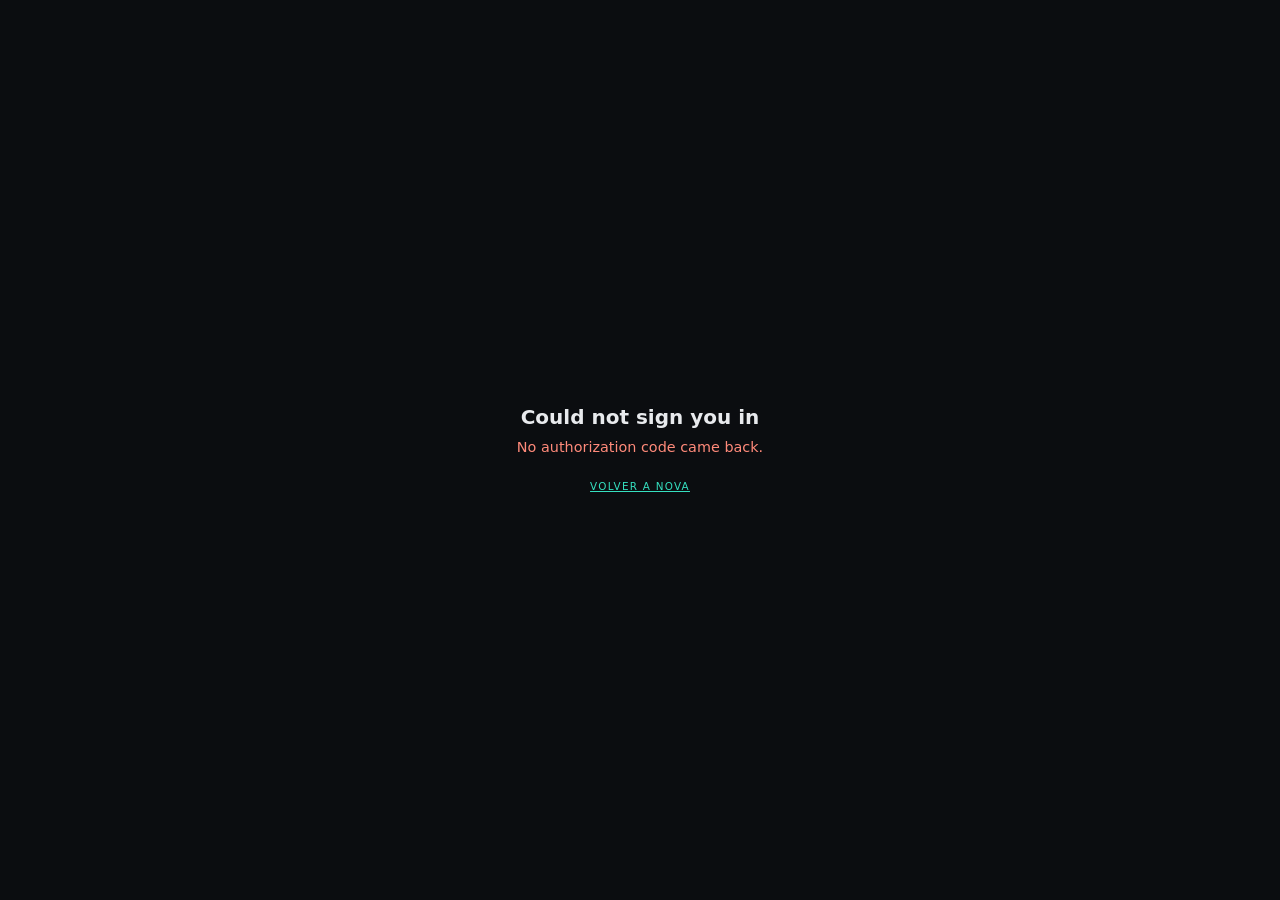
<file: v2/callback.html>
<!DOCTYPE html>
<html lang="es">
<head>
    <meta charset="UTF-8">
    <meta name="viewport" content="width=device-width, initial-scale=1, viewport-fit=cover">
    <title>Nova · Iniciar sesión</title>
    <!--
      Standalone, like converter.html: this page is reached by a redirect from
      tenisdemesa.ar and shares no runtime with the app. It imports exactly one
      module, js/account.js, because that is where the PKCE verifier lives and
      it must be redeemed on the origin that generated it.

      It is deliberately NOT in the service worker's PRECACHE. A sign-in needs
      the network by definition, and precaching a page that can only fail
      offline would put a dead page in the offline fallback path.
    -->
    <style>
        :root { color-scheme: dark; }
        body {
            margin: 0;
            min-height: 100vh;
            display: flex;
            align-items: center;
            justify-content: center;
            background: #0b0d10;
            color: #e8eaed;
            font-family: "DM Sans", system-ui, -apple-system, sans-serif;
            padding: 24px;
            box-sizing: border-box;
        }
        .box { max-width: 340px; text-align: center; }
        h1 { font-size: 1.25rem; margin: 0 0 8px; font-weight: 600; }
        p { font-size: .9rem; color: #9aa0a6; line-height: 1.5; margin: 0; }
        .micro {
            font-size: .65rem;
            text-transform: uppercase;
            letter-spacing: .12em;
            color: #6b7075;
            margin-top: 20px;
        }
        a { color: #35e0c0; }
        .error { color: #ff8a7a; }
    </style>
</head>
<body>
    <div class="box">
        <h1 id="title">Iniciando sesión…</h1>
        <p id="msg">Un momento.</p>
        <p class="micro" id="foot"><a href="./">Volver a Nova</a></p>
    </div>

    <script type="module">
        import { completeSignIn } from './js/account.js';

        // The strings live here rather than in the dictionary: this page is a
        // one-shot handoff with two outcomes, and pulling the whole i18n
        // runtime and both dictionaries in to say "signing in" is not worth a
        // network round trip that may be about to be redirected anyway.
        const COPY = {
            es: {
                working: 'Iniciando sesión…',
                done: 'Sesión iniciada. Volviendo a Nova…',
                missing_code: 'No llegó el código de acceso.',
                state_mismatch: 'La solicitud no coincide con la que inició este dispositivo.',
                no_pending_signin: 'Este dispositivo no inició este inicio de sesión.',
                token_exchange_failed: 'No se pudo completar el inicio de sesión.',
                bad_token_response: 'La respuesta del servidor no era válida.'
            },
            en: {
                working: 'Signing you in…',
                done: 'Signed in. Taking you back to Nova…',
                missing_code: 'No authorization code came back.',
                state_mismatch: 'This request does not match the one this device started.',
                no_pending_signin: 'This device did not start this sign-in.',
                token_exchange_failed: 'Could not complete the sign-in.',
                bad_token_response: 'The server response was not valid.'
            }
        };

        const lang = (() => {
            try {
                return localStorage.getItem('nova_lang') === 'en' ? 'en' : 'es';
            } catch {
                return 'es';
            }
        })();
        const copy = COPY[lang];

        const title = document.getElementById('title');
        const msg = document.getElementById('msg');

        function fail(key) {
            title.textContent = lang === 'es' ? 'No se pudo iniciar sesión' : 'Could not sign you in';
            msg.textContent = copy[key] || copy.token_exchange_failed;
            msg.className = 'error';
        }

        (async () => {
            const params = new URLSearchParams(location.search);
            const code = params.get('code');
            const state = params.get('state');

            // The provider reports a refusal in the query string rather than an
            // error code, so there is nothing to redeem.
            if (params.get('error')) {
                fail('token_exchange_failed');
                return;
            }

            let result;
            try {
                result = await completeSignIn({ code, state });
            } catch (err) {
                console.error('Nova sign-in failed', err);
                fail('token_exchange_failed');
                return;
            }

            if (!result.ok) {
                fail(result.error);
                return;
            }

            title.textContent = lang === 'es' ? 'Sesión iniciada' : 'Signed in';
            msg.textContent = copy.done;
            // `result.returnTo` was captured by `startSignIn()` on this origin
            // before the redirect left, so it cannot have been supplied by
            // anything on the query string.
            location.replace(result.returnTo || './');
        })();
    </script>
</body>
</html>
</file>
<file: v2/css/style.css>
/* ==========================================================================
   NOVA DRILL CONTROL

   The visual system is a dark, low-chroma shell with one bright "neon"
   accent, taken from tenisdemesa.ar so the app and the site it ships inside
   read as one thing. The four themes are four accent hues over the same dark
   surfaces, which is why a stored theme preference (nova_theme_pref) still
   means something after this change.

   Nothing here is a build artefact. One stylesheet, CSS custom properties per
   theme, no preprocessor. See AGENTS.md.
   ========================================================================== */

/* ==========================================================================
   TYPEFACES
   DM Sans for the interface, JetBrains Mono for anything numeric. Both are
   self-hosted under fonts/ rather than pulled from a CDN: this app's whole
   reason for existing is running with no signal at a table, and a webfont
   that only arrives over the network is a webfont that silently falls back
   exactly when it matters. Both are SIL Open Font License 1.1.
   ========================================================================== */

/* Latin-ext first: the unicode-range on each face is what tells the browser
   which file a character lives in, so order here is cosmetic. */
@font-face {
    font-family: 'DM Sans';
    font-style: normal;
    font-weight: 100 1000;
    font-display: swap;
    src: url('../fonts/dm-sans-latin-ext.woff2') format('woff2');
    unicode-range: U+0100-02BA, U+02BD-02C5, U+02C7-02CC, U+02CE-02D7,
                   U+02DD-02FF, U+0304, U+0308, U+0329, U+1D00-1DBF,
                   U+1E00-1E9F, U+1EF2-1EFF, U+2020, U+20A0-20AB, U+20AD-20C0,
                   U+2113, U+2C60-2C7F, U+A720-A7FF;
}
@font-face {
    font-family: 'DM Sans';
    font-style: normal;
    font-weight: 100 1000;
    font-display: swap;
    src: url('../fonts/dm-sans-latin.woff2') format('woff2');
    unicode-range: U+0000-00FF, U+0131, U+0152-0153, U+02BB-02BC, U+02C6,
                   U+02DA, U+02DC, U+0304, U+0308, U+0329, U+2000-206F,
                   U+20AC, U+2122, U+2191, U+2193, U+2212, U+2215, U+FEFF,
                   U+FFFD;
}

@font-face {
    font-family: 'JetBrains Mono';
    font-style: normal;
    font-weight: 100 800;
    font-display: swap;
    src: url('../fonts/jbm-latin-ext.woff2') format('woff2');
    unicode-range: U+0100-02BA, U+02BD-02C5, U+02C7-02CC, U+02CE-02D7,
                   U+02DD-02FF, U+0304, U+0308, U+0329, U+1D00-1DBF,
                   U+1E00-1E9F, U+1EF2-1EFF, U+2020, U+20A0-20AB, U+20AD-20C0,
                   U+2113, U+2C60-2C7F, U+A720-A7FF;
}
@font-face {
    font-family: 'JetBrains Mono';
    font-style: normal;
    font-weight: 100 800;
    font-display: swap;
    src: url('../fonts/jbm-latin.woff2') format('woff2');
    unicode-range: U+0000-00FF, U+0131, U+0152-0153, U+02BB-02BC, U+02C6,
                   U+02DA, U+02DC, U+0304, U+0308, U+0329, U+2000-206F,
                   U+20AC, U+2122, U+2191, U+2193, U+2212, U+2215, U+FEFF,
                   U+FFFD;
}

/* ==========================================================================
   THEME DEFINITIONS

   The neutrals are shared by all four themes on purpose: only the accent
   changes. That is what makes the Settings theme grid readable as a row of
   colour choices rather than four different-looking apps.

   Every text/background pair below clears WCAG AA in every theme, and
   tests/integration.html re-checks the preset and statistics screens on every
   push rather than taking this comment's word for it.

   --danger and --primary are FILL colours: text on them is --on-accent, which
   is a near-black and clears AA on all four accents. White does not (it is
   3.9:1 on the danger red), which is why the deletes are dark-on-red.
   ========================================================================== */

:root {
    --trans-speed: 0.2s;

    --font-sans: 'DM Sans', -apple-system, BlinkMacSystemFont, 'Segoe UI',
                 Roboto, Helvetica, Arial, sans-serif;
    --font-mono: 'JetBrains Mono', ui-monospace, SFMono-Regular, Menlo,
                 Consolas, monospace;

    /* Shared neutrals. These are tenisdemesa.ar's own values, rounded to
       8-bit hex: hsl(204 25% 6%) and friends. */
    --bg: #0b1013;            /* the page, and the status bar */
    --surface: #181f23;       /* a card sitting on the page */
    --card-bg: #12181c;       /* a recessed container INSIDE a surface */
    --input-bg: #101619;      /* wells, tracks, anything you type into */
    --text: #f1f3f3;          /* hsl(160 8% 95%) */
    --text-light: #7e918d;    /* hsl(168 8% 53%) - 5.0:1 on --surface */
    --border: #263036;        /* hairline; hsl(204 18% 18%) */
    --header-bg: rgba(11, 16, 19, 0.82);
    --menu-bg: rgba(24, 31, 35, 0.97);
    --shadow: rgba(0, 0, 0, 0.5);

    /* Text that sits ON a --primary / --danger / --spin-* fill. */
    --on-accent: #0b1013;

    /* Semantic fills that are the same in every theme. */
    --danger: #e5484d;
    --danger-ink: #ff8a8f;    /* --danger as TEXT, which needs to be lighter */
    --danger-dim: rgba(229, 72, 77, 0.14);
    --spin-top: #f2a33c;      /* topspin, and only topspin, is amber */
    --spin-back: #3fa9f5;     /* backspin is blue, in every theme */
    --switch-off: #2b383e;    /* a toggle that is off */
    --hover: rgba(255, 255, 255, 0.05);
    --log-bg: #0d1214;

    /* A focus ring and a selected state are boundaries, not decoration, so
       they wear the accent: it is the one colour here with the contrast to
       carry a 3:1 non-text boundary on a near-black surface. */
    --focus: var(--primary);
}

/* Mesa - the tenisdemesa.ar accent, hsl(158 74% 57%). */
[data-theme="standard"] {
    --primary: #40e2a7;
    --primary-ink: #40e2a7;
    --primary-solid-ink: #0b1013;
    --primary-dim: rgba(64, 226, 167, 0.12);
    --accent-fill: #102d23;   /* hsl(158 48% 12%) */
    --accent-line: #1c4535;   /* the site's own accent button border */
    --ring-track: #263036;
    --ring-color: #40e2a7;
}

/* Ocean - the same dark shell on a sky-blue accent. */
[data-theme="ocean"] {
    --primary: #45b8f0;
    --primary-ink: #45b8f0;
    --primary-solid-ink: #07131c;
    --primary-dim: rgba(69, 184, 240, 0.12);
    --accent-fill: #0d2635;
    --accent-line: #16455f;
    --ring-track: #263036;
    --ring-color: #45b8f0;
}

/* Forest - a leaf green, far enough from Mesa's mint to tell apart in the
   theme grid at 26px. */
[data-theme="forest"] {
    --primary: #8fd14f;
    --primary-ink: #8fd14f;
    --primary-solid-ink: #0f1407;
    --primary-dim: rgba(143, 209, 79, 0.12);
    --accent-fill: #1e2a12;
    --accent-line: #3c5220;
    --ring-track: #263036;
    --ring-color: #8fd14f;
}

/* Night - violet. */
[data-theme="night"] {
    --primary: #b98cf5;
    --primary-ink: #b98cf5;
    --primary-solid-ink: #120a1f;
    --primary-dim: rgba(185, 140, 245, 0.13);
    --accent-fill: #241a37;
    --accent-line: #43305e;
    --ring-track: #263036;
    --ring-color: #b98cf5;
}

/* ==========================================================================
   GLOBAL
   ========================================================================== */

body {
    font-family: var(--font-sans);
    background: var(--bg);
    color: var(--text);
    display: flex;
    flex-direction: column;
    align-items: center;
    min-height: 100vh;
    margin: 0;
    padding: 0 15px;
    box-sizing: border-box;
    transition: background-color var(--trans-speed), color var(--trans-speed);
    -webkit-font-smoothing: antialiased;
    -moz-osx-font-smoothing: grayscale;
    -webkit-tap-highlight-color: transparent;
}

.container {
    width: 100%;
    max-width: 500px;
    position: relative;
    padding-bottom: 80px;
}

/* Every focusable control gets the accent ring. The app is a touch app, so
   this mostly matters for the keyboard cases (Settings, the editor), but a
   visible focus style has to be visible somewhere. */
:focus-visible {
    outline: 2px solid var(--focus);
    outline-offset: 2px;
    border-radius: 4px;
}

/* --- HEADER --- */
/* Sticky with a blurred backdrop, the way the rest of the site holds its nav
   in place. It is inside .container, so it sticks to the top of the document
   scroll rather than floating free. */
header {
    display: flex;
    align-items: center;
    justify-content: center;
    /* The title is the ONLY thing in the flow and stays genuinely centred.
       The buttons float over the header's right margin, which is what the
       hamburger always did. Reserving a grid column for them instead - the
       obvious-looking fix - costs the title its width: at 430px a 1fr-auto-1fr
       grid leaves the title 208px for 219px of text, and at 320px it leaves
       98px, so it clips either way. Floating needs no space reserved, because
       the title is short enough to stop short of the buttons on its own. */
    position: sticky;
    top: 0;
    z-index: 90;
    margin: 0 -15px 16px;
    padding: 14px 25px;
    background: var(--header-bg);
    backdrop-filter: blur(12px);
    -webkit-backdrop-filter: blur(12px);
    border-bottom: 1px solid var(--border);
}
header h1 {
    min-width: 0;
    text-align: center;
    white-space: nowrap;
    overflow: hidden;
    text-overflow: ellipsis;
}
/* The brand is a link to the site the app is published inside, and it looks
   like nothing of the sort: no underline, no link colour. An anchor in the
   middle of the app's own header that painted itself like a link would fight
   the two controls floating beside it. Left `display: inline` on purpose - an
   inline-block would give the h1's `text-overflow: ellipsis` something it
   cannot clip. */
header h1 .brand-link {
    color: inherit;
    text-decoration: none;
    cursor: pointer;
}
/* The narrow form of the name. Below the breakpoint the short one is shown and
   the long one leaves the box entirely - `display: none`, not a smaller font,
   because at 320px the full name and two 40px buttons cannot both fit at any
   readable size.
   The number is arithmetic, not a guess. With the group 86px wide floating
   over a 15px margin, the clear space between a centred name and the group is
   `viewport/2 - 210px`; the full name needs ~16px of that to stop looking
   crowded, so anything under ~453px gets the short form. */
.brand-short { display: none; }
@media (max-width: 460px) {
    .brand-full { display: none; }
    .brand-short { display: inline; }
}

h1 {
    margin: 0;
    font-size: 1.05rem;
    font-weight: 500;
    letter-spacing: 0.02em;
    color: var(--text);
}

.menu-btn {
    position: absolute;
    /* `right: 8px` with `margin: -8px`, not `right: 0`. The negative margin
       hangs the 8px of padding outside the button so the icon lines up with
       the edge, which is the point of it - but paired with `right: 0` it also
       hung the button itself 8px past the viewport, and the whole page
       scrolled sideways by 8px. This keeps the padding hang and the box
       inside. Found by loading the real index.html, which no check did. */
    right: 8px;
    color: var(--text-light);
    cursor: pointer;
    padding: 8px;
    margin: -8px;
    z-index: 101;
    display: flex;
    align-items: center;
    justify-content: center;
    border-radius: 8px;
    transition: color var(--trans-speed);
}
.menu-btn:hover { color: var(--primary); }

.menu-btn svg { width: 20px; height: 20px; }

.theme-menu {
    position: absolute;
    /* A child of the STICKY header, so these are measured from the header and
       the dropdown follows it down the page. It was a child of .container
       before, which does not scroll, and the menu opened off the top of the
       screen. `right: 30px` rather than 15px: the header carries a -15px
       margin, so it is 30px wider than the container and the menu has to be
       pushed back to keep its right edge on the same pixel. */
    top: 58px;
    right: 30px;
    width: 210px;
    background: var(--menu-bg);
    backdrop-filter: blur(16px);
    -webkit-backdrop-filter: blur(16px);
    border-radius: 12px;
    box-shadow: 0 16px 40px var(--shadow);
    padding: 6px;
    display: flex;
    flex-direction: column;
    gap: 2px;
    z-index: 100;
    border: 1px solid var(--border);
    opacity: 0;
    transform: scale(0.95) translateY(-4px);
    transform-origin: top right;
    pointer-events: none;
    transition: opacity 0.16s, transform 0.16s;
}

.theme-menu.open {
    opacity: 1;
    transform: scale(1) translateY(0);
    pointer-events: auto;
}

.menu-title {
    font-size: 0.65rem;
    color: var(--text-light);
    font-weight: 700;
    padding: 8px 10px 6px;
    text-transform: uppercase;
    letter-spacing: 0.1em;
}

.theme-item {
    padding: 9px 10px;
    border-radius: 8px;
    cursor: pointer;
    font-size: 0.85rem;
    font-weight: 500;
    color: var(--text);
    display: flex;
    align-items: center;
    gap: 10px;
    transition: background var(--trans-speed), color var(--trans-speed);
}

.theme-item:hover {
    background: var(--hover);
    color: var(--primary);
}

.color-preview {
    width: 10px;
    height: 10px;
    border-radius: 3px;
    display: inline-block;
    flex-shrink: 0;
}
.reset-item { color: var(--danger-ink); }
.reset-item:hover { background: var(--danger-dim); color: var(--danger-ink); }

/* --- CONNECTION CARD --- */
/* The main screen's one status surface. It used to be a full card with the
   connect button, the level picker, the mode switch and three number fields
   always open - about 300px before the first drill, on every visit, for
   settings that change once a session. The card is now one row; the settings
   are a tap away in a native <details> whose summary states the next run. */
.session-card {
    background: var(--surface);
    border: 1px solid var(--border);
    border-radius: 14px;
    margin-bottom: 16px;
    overflow: hidden;
    transition: border-color var(--trans-speed), background-color var(--trans-speed);
}
.session-card.is-connected { border-color: var(--accent-line); }
.session-card.is-error { border-color: rgba(229, 72, 77, 0.55); }

.session-state {
    display: flex;
    align-items: center;
    gap: 10px;
    padding: 10px 12px;
}

/* The dot is the state at a glance; the words beside it say the same thing for
   anyone who cannot see the colour, so it is decorative and aria-hidden. */
.conn-dot {
    width: 9px;
    height: 9px;
    border-radius: 50%;
    flex-shrink: 0;
    background: var(--text-light);
    box-shadow: 0 0 0 3px rgba(126, 145, 141, 0.12);
    transition: background var(--trans-speed), box-shadow var(--trans-speed);
}
.is-connected .conn-dot {
    background: var(--primary);
    box-shadow: 0 0 0 3px var(--primary-dim);
}
.is-busy .conn-dot {
    background: var(--primary);
    animation: connect-pulse 1.2s ease-in-out infinite;
}
.is-error .conn-dot { background: var(--danger); box-shadow: 0 0 0 3px var(--danger-dim); }

.conn-label {
    flex: 1;
    min-width: 0;
    font-size: 0.72rem;
    font-weight: 700;
    letter-spacing: 0.08em;
    text-transform: uppercase;
    color: var(--text-light);
    white-space: nowrap;
    overflow: hidden;
    text-overflow: ellipsis;
}
.is-connected .conn-label { color: var(--primary); }
.is-error .conn-label { color: var(--danger-ink); }

.btn-connect {
    flex-shrink: 0;
    min-height: 40px;
    padding: 0 18px;
    border: 1px solid transparent;
    border-radius: 9px;
    font-family: inherit;
    font-weight: 700;
    font-size: 0.8rem;
    letter-spacing: 0.01em;
    cursor: pointer;
    background: var(--primary);
    color: var(--primary-solid-ink);
    transition: background var(--trans-speed), border-color var(--trans-speed),
                color var(--trans-speed), transform 0.1s;
}
.btn-connect:active { transform: scale(0.98); }

/* Connected swaps the solid fill for the accent pill the rest of the site
   uses for "this is the one that is on". */
.btn-connect.connected {
    background: transparent;
    border-color: var(--accent-line);
    color: var(--primary);
}

.btn-connect.connecting { opacity: 0.75; cursor: progress; }
.btn-connect:disabled { cursor: not-allowed; }
@keyframes connect-pulse { 0%, 100% { opacity: 1 } 50% { opacity: 0.55 } }
.btn-connect.connecting { animation: connect-pulse 1.2s ease-in-out infinite; }
@media (prefers-reduced-motion: reduce) {
    .btn-connect.connecting, .is-busy .conn-dot { animation: none; }
}

/* --- the run settings, behind one row --- */
.session-setup { border-top: 1px solid var(--border); }

.setup-summary {
    display: flex;
    align-items: center;
    gap: 10px;
    min-height: 44px;
    padding: 0 12px;
    cursor: pointer;
    list-style: none;
    -webkit-tap-highlight-color: transparent;
}
.setup-summary::-webkit-details-marker { display: none; }
.setup-summary::marker { content: ''; }
.setup-title {
    font-size: 0.65rem;
    font-weight: 700;
    text-transform: uppercase;
    letter-spacing: 0.1em;
    color: var(--text-light);
    flex-shrink: 0;
}
.setup-values {
    flex: 1;
    min-width: 0;
    text-align: right;
    font-family: var(--font-mono);
    font-size: 0.68rem;
    font-weight: 600;
    color: var(--text);
    white-space: nowrap;
    overflow: hidden;
    text-overflow: ellipsis;
}
.setup-chevron {
    width: 15px;
    height: 15px;
    flex-shrink: 0;
    fill: none;
    stroke: var(--text-light);
    stroke-width: 2.4;
    stroke-linecap: round;
    stroke-linejoin: round;
    transition: transform 0.2s;
}
.session-setup[open] .setup-chevron { transform: rotate(180deg); }
.session-setup[open] .setup-summary { border-bottom: 1px solid var(--border); }

.setup-panel { padding: 12px; display: flex; flex-direction: column; gap: 10px; }
.setup-field {
    display: flex;
    align-items: center;
    justify-content: space-between;
    gap: 12px;
    min-height: 40px;
}
.setup-field-label {
    font-size: 0.65rem;
    font-weight: 700;
    text-transform: uppercase;
    letter-spacing: 0.1em;
    color: var(--text-light);
}
.setup-field .level-select { margin: 0; gap: 8px; }
.setup-field .mode-switch { width: 190px; margin: 0; }
.setup-panel .controls-row { margin: 0; }

.control-group {
    display: flex;
    flex-direction: column;
    gap: 6px;
    margin-bottom: 10px;
    transition: opacity 0.3s;
}

.controls-row { display: flex; gap: 8px; margin-bottom: 4px; }

.control-pill {
    background: var(--input-bg);
    border: 1px solid var(--border);
    border-radius: 10px;
    padding: 9px 10px;
    flex: 1;
    display: flex;
    flex-direction: column;
    align-items: center;
    justify-content: center;
    min-width: 0;
}

/* The site's micro-label: ~10px, uppercase, wide tracking, muted. Everything
   labelled the same way in this file copies this.

   0.65rem is 10.4px and it is a floor, not a preference: this app gets read at
   a table, and tests/integration.html fails the build on any preset-UI text
   under 10px. Do not introduce a smaller step without a reason that survives
   that check. */
.control-pill label,
.setting-label {
    font-size: 0.65rem;
    color: var(--text-light);
    margin-bottom: 3px;
    font-weight: 700;
    text-transform: uppercase;
    letter-spacing: 0.1em;
    line-height: 1.4;
}

input[type="number"] {
    border: none;
    font-family: var(--font-mono);
    font-size: 1.05rem;
    font-weight: 700;
    color: var(--primary);
    text-align: center;
    width: 100%;
    background: transparent;
    -moz-appearance: textfield;
    appearance: textfield;
}
input[type="number"]::-webkit-outer-spin-button,
input[type="number"]::-webkit-inner-spin-button { -webkit-appearance: none; margin: 0; }
input[type="number"]:focus { outline: none; }
input[type="number"]:disabled { opacity: 0.5; cursor: not-allowed; color: var(--text-light); }

/* --- SEGMENTED SWITCH (mode, spin, language) --- */
.mode-switch {
    display: flex;
    background: var(--input-bg);
    border: 1px solid var(--border);
    border-radius: 9px;
    padding: 3px;
    width: 100%;
    margin-bottom: 10px;
}

.mode-option {
    flex: 1;
    text-align: center;
    padding: 8px;
    font-size: 0.72rem;
    font-weight: 600;
    border-radius: 6px;
    cursor: pointer;
    color: var(--text-light);
    /* box-sizing is not global in this file, and 8px of padding either side of
       a 13px line box lands at 29px - under the 32px floor the rest of the app
       holds to. */
    box-sizing: border-box;
    min-height: 36px;
    display: flex;
    align-items: center;
    justify-content: center;
    transition: all var(--trans-speed);
}
.mode-option.active {
    background: var(--accent-fill);
    color: var(--primary);
}

/* The language picker reuses .mode-switch inside a settings row, which is a
   flex ROW with the description beside it. The standalone switch is width:100%
   with a bottom margin for the control card, and both of those squeeze the
   description into a 70px column on a phone. Here it is a compact control that
   keeps its own width and gives the row its space back. */
.settings-row .mode-switch {
    width: auto;
    margin-bottom: 0;
    flex: 0 0 auto;
}
.settings-row .mode-option {
    flex: 0 0 auto;
    padding: 8px 14px;
    white-space: nowrap;
    /* 30px, inherited from the standalone switch, is under the 40px tap target
       the rest of Settings is held to. A language picker is a setting people
       tap once and set, but it is still a button, so it gets the same floor.
       The app is not globally border-box, so without this the 8px padding
       lands outside the min-height and the option comes out 56px tall. */
    box-sizing: border-box;
    min-height: 40px;
    display: flex;
    align-items: center;
    justify-content: center;
}

/* --- DIFFICULTY --- */
.level-select { display: flex; justify-content: center; gap: 10px; margin-bottom: 10px; }

.lvl-dot {
    width: 34px;
    height: 34px;
    border-radius: 50%;
    background: var(--input-bg);
    border: 1px solid var(--border);
    display: flex;
    align-items: center;
    justify-content: center;
    font-family: var(--font-mono);
    font-size: 0.85rem;
    font-weight: 700;
    color: var(--text-light);
    cursor: pointer;
    transition: all var(--trans-speed);
}

.lvl-dot.active {
    background: var(--accent-fill);
    border-color: var(--accent-line);
    color: var(--primary);
}

/* Stars are wider than a single digit, so the same control becomes a pill.
   The minimum width keeps a one-star target as tappable as the old circle. */
.level-select.stars .lvl-dot {
    width: auto;
    min-width: 34px;
    padding: 0 7px;
    border-radius: 17px;
    font-family: var(--font-sans);
    font-size: 0.8rem;
    letter-spacing: -1px;
}

/* --- ROBOT POSITION ---
   A 3x3 keypad: near the net at the top, the back edge at the bottom, so the
   picture is the table as the player sees it. The cells are fixed-size and
   get no horizontal padding, because this stylesheet is content-box. */
.position-field {
    align-items: flex-start;
}

.position-copy {
    display: flex;
    flex-direction: column;
    gap: 3px;
    min-width: 0;
    flex: 1;
}

.position-name {
    font-size: 0.8rem;
    color: var(--text);
    line-height: 1.25;
}

.position-hint {
    font-size: 0.65rem;
    color: var(--text-light);
    line-height: 1.35;
}

.position-grid {
    display: grid;
    grid-template-columns: repeat(3, 36px);
    gap: 4px;
    flex-shrink: 0;
}

.position-net {
    grid-column: 1 / -1;
    height: 14px;
    border-bottom: 2px solid var(--border);
    color: var(--text-light);
    font-size: 0.65rem;
    font-weight: 700;
    letter-spacing: 0.1em;
    text-transform: uppercase;
    text-align: center;
    line-height: 1;
    padding-bottom: 3px;
}

.pos-cell {
    width: 36px;
    height: 36px;
    border-radius: 8px;
    background: var(--input-bg);
    border: 1px solid var(--border);
    color: var(--text-light);
    font-family: var(--font-mono);
    font-size: 0.85rem;
    font-weight: 700;
    cursor: pointer;
    transition: all var(--trans-speed);
    -webkit-tap-highlight-color: transparent;
}

.pos-cell.active {
    background: var(--accent-fill);
    border-color: var(--accent-line);
    color: var(--primary);
}

.pos-cell:focus-visible {
    outline: 2px solid var(--primary);
    outline-offset: 2px;
}

/* The one line in the editor that explains why Test may not match the form. */
.editor-context {
    margin: -4px 0 10px;
    text-align: center;
    font-size: 0.65rem;
    color: var(--text-light);
    letter-spacing: 0.02em;
}

.section-label {
    font-size: 0.65rem;
    font-weight: 700;
    color: var(--text-light);
    margin-bottom: 8px;
    padding-left: 2px;
    text-transform: uppercase;
    letter-spacing: 0.1em;
}

/* --- TABS --- */
/* Two rows: the factory drills on top, the user's sets plus the assistant's
   category below. Seven pills in a 3x3 grid left two holes and cost ~220px;
   this is one deliberate strip of ~96px, and every row is full. */
.tabs-container {
    background: var(--surface);
    border: 1px solid var(--border);
    border-radius: 14px;
    padding: 6px;
    margin-bottom: 14px;
    display: flex;
    flex-direction: column;
    gap: 4px;
}

.tab-row {
    display: grid;
    grid-template-columns: repeat(3, 1fr);
    gap: 4px;
}
.tab-row-4 { grid-template-columns: repeat(4, 1fr); }

.tab-btn {
    display: flex;
    align-items: center;
    justify-content: center;
    min-height: 38px;
    padding: 0 6px;
    border-radius: 8px;
    border: 1px solid transparent;
    background: transparent;
    color: var(--text-light);
    font-family: inherit;
    font-weight: 600;
    font-size: 0.75rem;
    cursor: pointer;
    transition: background var(--trans-speed), color var(--trans-speed),
                border-color var(--trans-speed);
    text-align: center;
    white-space: nowrap;
    overflow: hidden;
    text-overflow: ellipsis;
    -webkit-tap-highlight-color: transparent;
}
.tab-btn:hover { background: var(--hover); color: var(--text); }

.tab-btn.active {
    background: var(--accent-fill);
    border-color: var(--accent-line);
    color: var(--primary);
}

/* --- DRILL LIST --- */
.drill-list {
    display: flex;
    flex-direction: column;
    gap: 6px;
    margin-bottom: 10px;
}
.hidden { display: none !important; }

/* One drill is one row with two explicit controls: play, and everything else
   opens the editor. The row is a container (not a <button>) so the play control
   can be a real button without nesting one inside another. */
.btn-drill {
    width: 100%;
    min-height: 58px;
    display: flex;
    flex-direction: row;
    align-items: stretch;
    gap: 2px;

    background: var(--surface);
    border: 1px solid var(--border);
    border-radius: 12px;
    color: var(--text);
    position: relative;
    transition: transform 0.1s, background-color var(--trans-speed),
                border-color var(--trans-speed), color var(--trans-speed);
    user-select: none;
    -webkit-user-select: none;
}

.btn-drill:active { transform: scale(0.995); }
.btn-drill.running {
    border-color: var(--accent-line);
    background: var(--accent-fill);
    color: var(--primary);
}
.btn-drill.dragging {
    opacity: 0.5;
    background: var(--card-bg);
    border: 1px dashed var(--text-light);
}

/* The one thing a row exists for. A play triangle is the least ambiguous
   "start this" there is, and it is the only control that needs a robot: with
   no connection it stays legible but muted, and the row still edits normally. */
.drill-play {
    flex: 0 0 46px;
    width: 46px;
    border: none;
    background: transparent;
    color: var(--primary);
    cursor: pointer;
    display: flex;
    align-items: center;
    justify-content: center;
    border-radius: 12px 0 0 12px;
    transition: background 0.15s, opacity 0.15s;
    -webkit-tap-highlight-color: transparent;
}
.drill-play svg {
    width: 30px;
    height: 30px;
    padding: 7px;
    box-sizing: border-box;
    border-radius: 50%;
    background: var(--primary-dim);
    fill: currentColor;
    stroke: none;
    margin-left: 2px;   /* optical centring: a triangle's mass sits left */
}
.drill-play:hover { background: var(--primary-dim); }
.drill-play:active { background: var(--accent-fill); }
.is-offline .drill-play { color: var(--text-light); opacity: 0.65; }
.btn-drill.running .drill-play { color: var(--primary); }
.btn-drill.running .drill-play svg { display: none; }
.btn-drill.running .drill-play::after {
    content: '';
    width: 10px;
    height: 10px;
    border-radius: 2px;
    background: currentColor;
}

.drill-main {
    flex: 1;
    min-width: 0;
    display: flex;
    flex-direction: row;
    align-items: center;
    gap: 8px;
    padding: 8px 10px 8px 2px;
    border: none;
    background: transparent;
    color: inherit;
    font-family: inherit;
    text-align: left;
    cursor: pointer;
    -webkit-tap-highlight-color: transparent;
}
/* Name over count; the pencil and the random chip are siblings on the right. */
.drill-text {
    flex: 1;
    min-width: 0;
    display: flex;
    flex-direction: column;
    align-items: flex-start;
    gap: 2px;
}
.drill-name {
    width: 100%;
    font-size: 0.92rem;
    font-weight: 600;
    white-space: nowrap;
    overflow: hidden;
    text-overflow: ellipsis;
}
.drill-meta {
    font-family: var(--font-mono);
    font-size: 0.65rem;
    font-weight: 500;
    color: var(--text-light);
    white-space: nowrap;
}
.btn-drill.running .drill-meta { color: var(--primary); }

/* The pencil is the affordance that says the row's body is the editor. It is
   decorative: the button already names itself "Edit drill". */
.drill-edit-mark {
    flex-shrink: 0;
    display: flex;
    align-items: center;
    color: var(--text-light);
    opacity: 0;
    transition: opacity 0.15s;
}
.drill-edit-mark svg {
    width: 15px;
    height: 15px;
    fill: none;
    stroke: currentColor;
    stroke-width: 2;
    stroke-linecap: round;
    stroke-linejoin: round;
}
.drill-main:hover .drill-edit-mark,
.drill-main:focus-visible .drill-edit-mark { opacity: 0.9; }
@media (hover: none) {
    .drill-edit-mark { opacity: 0.55; }
}

.btn-drill.last-played { border-color: var(--accent-line); }
.btn-drill.last-played .drill-play { background: var(--primary-dim); }

/* The random marker used to be a red-ringed circle, which read as an error. */
.mark-random {
    flex: 0 0 auto;
    margin-left: 6px;
    padding: 1px 5px;
    border-radius: 5px;
    background: var(--input-bg);
    color: var(--primary);
    font-family: var(--font-mono);
    font-size: 0.65rem;
    font-weight: 700;
    line-height: 1.4;
}

/* Dragging is desktop-only (HTML5 DnD does not fire on touch), so the grip is
   a quiet strip at the right edge rather than a visible control on a phone. */
.drill-grab-handle {
    flex: 0 0 26px;
    width: 26px;
    display: flex;
    align-items: center;
    justify-content: center;
    cursor: grab;
    color: var(--text-light);
    opacity: 0.28;
    border-left: 1px solid transparent;
    border-radius: 0 11px 11px 0;
    transition: opacity 0.2s, border-color 0.2s, color 0.2s;
}
.drill-grab-handle svg { width: 15px; height: 15px; fill: currentColor; stroke: none; }
.drill-grab-handle:hover {
    opacity: 1;
    color: var(--primary);
    border-left-color: var(--border);
}
@media (hover: none) { .drill-grab-handle { display: none; } }

/* --- STATUS, FOOTER, LOG --- */
/* #status-text is the `.conn-label` inside .session-card now; the state colours
   live there, driven by the classes updateDrillButtonStates() puts on the card. */

.log-box {
    margin-top: 10px;
    background: var(--log-bg);
    color: var(--primary);
    padding: 12px;
    border-radius: 10px;
    font-family: var(--font-mono);
    font-size: 0.65rem;
    height: 120px;
    overflow-y: auto;
    display: none;
    border: 1px solid var(--border);
    line-height: 1.5;
}
.log-box div {
    margin-bottom: 2px;
    border-bottom: 1px solid var(--border);
    padding-bottom: 2px;
}

.footer-row {
    display: flex;
    justify-content: space-between;
    align-items: center;
    margin-top: 18px;
    font-size: 0.65rem;
    color: var(--text-light);
    font-weight: 600;
    letter-spacing: 0.04em;
    padding: 0 2px;
}

/* Visually hidden, still announced. Used to name a control's destination
   without lengthening the line it sits on. */
.sr-only {
    position: absolute;
    width: 1px;
    height: 1px;
    margin: -1px;
    padding: 0;
    overflow: hidden;
    clip: rect(0, 0, 0, 0);
    white-space: nowrap;
    border: 0;
}

/* The running totals, as a way into the statistics screen.
   The negative margin gives it the 40px tap target the rest of the app holds
   to without adding 40px of height to a one-line footer. */
.stats-link {
    display: inline-flex;
    align-items: center;
    gap: 7px;
    min-height: 40px;
    margin: -8px 0 -8px -6px;
    padding: 0 10px 0 6px;
    background: transparent;
    border: 1px solid transparent;
    border-radius: 9px;
    font-family: var(--font-mono);
    font-size: 0.65rem;
    font-weight: 600;
    color: var(--text-light);
    cursor: pointer;
    transition: color 0.2s, background 0.2s, border-color 0.2s;
}
.stats-link:hover {
    color: var(--primary);
    background: var(--hover);
    border-color: var(--border);
}
.stats-link-icon { width: 14px; height: 14px; flex-shrink: 0; opacity: 0.8; }

/* --- SWAP BUTTON (between balls) --- */
.swap-zone {
    display: flex;
    justify-content: center;
    align-items: center;
    padding: 2px 0;
    margin: -8px 0 8px 0;   /* pulls the two halves together */
    position: relative;
    z-index: 5;
}
.swap-zone::before {
    content: '';
    position: absolute;
    left: 50%;
    top: 0;
    bottom: 0;
    width: 1px;
    background: var(--border);
    transform: translateX(-50%);
    z-index: -1;
}

.btn-swap {
    background: var(--input-bg);
    border: 1px solid var(--border);
    color: var(--text-light);
    width: 30px;
    height: 30px;
    border-radius: 50%;
    display: flex;
    align-items: center;
    justify-content: center;
    cursor: pointer;
    font-size: 1rem;
    line-height: 1;
    transition: all 0.2s ease;
}
.btn-swap:hover {
    background: var(--accent-fill);
    border-color: var(--accent-line);
    color: var(--primary);
    transform: scale(1.08);
}

/* The "+ new drill" button at the foot of a custom tab. Same look as the
   swap button it reuses, just a size up. ui.js applies this class rather than
   writing an inline cssText, which is what kept the border pinned to one
   theme's colour. */
.btn-drill-add {
    width: 40px;
    height: 40px;
    font-size: 1.2rem;
    color: var(--primary);
    border-color: var(--accent-line);
}

.checkbox-wrapper { display: flex; align-items: center; gap: 6px; }
#stats-display { font-variant-numeric: tabular-nums; font-family: var(--font-mono); }

/* --- TOAST (z-index 300, over every modal) --- */
#toast {
    visibility: hidden;
    min-width: 250px;
    background: var(--surface);
    border: 1px solid var(--border);
    color: var(--text);
    text-align: center;
    border-radius: 10px;
    padding: 14px 18px;
    position: fixed;
    z-index: 300;
    left: 50%;
    bottom: 30px;
    transform: translateX(-50%);
    font-size: 0.85rem;
    opacity: 0;
    box-shadow: 0 10px 30px var(--shadow);
    transition: opacity 0.3s, bottom 0.3s;
}
#toast.show { visibility: visible; opacity: 1; bottom: 50px; }

/* ==========================================================================
   MODALS
   Every modal is a .modal-overlay at z-index 200. A nested one has to come
   LATER in index.html to stack on top.
   ========================================================================== */

.modal-overlay {
    position: fixed;
    top: 0;
    left: 0;
    width: 100%;
    height: 100%;
    background: rgba(0, 0, 0, 0.7);
    backdrop-filter: blur(6px);
    -webkit-backdrop-filter: blur(6px);
    z-index: 200;
    display: flex;
    align-items: center;
    justify-content: center;
    opacity: 0;
    pointer-events: none;
    transition: opacity 0.25s;
}
.modal-overlay.open { opacity: 1; pointer-events: auto; }

.modal {
    background: var(--surface);
    width: 95%;
    max-width: 400px;
    max-height: 90vh;
    border: 1px solid var(--border);
    border-radius: 16px;
    padding: 18px;
    box-shadow: 0 24px 60px var(--shadow);
    display: flex;
    flex-direction: column;
    overflow: hidden;
}

.modal-header {
    display: flex;
    align-items: center;
    gap: 15px;
    margin-bottom: 14px;
    padding-bottom: 12px;
    border-bottom: 1px solid var(--border);
    width: 100%;
}

.modal-title {
    font-weight: 500;
    color: var(--text);
    font-size: 1.02rem;
    white-space: nowrap;
    overflow: hidden;
    text-overflow: ellipsis;
    flex: 1;
    min-width: 0;
    text-align: left;
    margin-right: 10px;
}

.modal-close {
    font-size: 1.4rem;
    color: var(--text-light);
    cursor: pointer;
    line-height: 1;
    padding: 0 4px;
    transition: color var(--trans-speed);
}
.modal-close:hover { color: var(--text); }

.modal-body { overflow-y: auto; flex: 1; padding-right: 5px; }

/* --- EDITOR MODAL HEADER (two rows) --- */
#editor-modal .modal-header {
    flex-direction: column;
    align-items: stretch;
    gap: 12px;
}

#editor-modal .header-top {
    display: flex;
    justify-content: space-between;
    align-items: center;
    width: 100%;
    min-width: 0;
}

#editor-modal .title-container {
    display: flex;
    align-items: center;
    gap: 8px;
    flex: 1;
    min-width: 0;
    cursor: pointer;
    margin-right: 10px;
}

#editor-drill-name {
    font-size: 1.1rem;
    font-weight: 700;
    color: var(--text);
    white-space: nowrap;
    overflow: hidden;
    text-overflow: ellipsis;
}

#editor-drill-edit-icon {
    font-size: 0.95rem;
    opacity: 0.6;
    flex-shrink: 0;   /* the edit affordance must never disappear */
    color: var(--primary);
}

#editor-modal .header-actions {
    display: flex;
    align-items: center;
    justify-content: space-between;
    width: 100%;
}

.btn-header-share { margin-right: 0; }
.random-toggle-container { margin-right: 0; }

/* ==========================================================================
   DRILL EDITOR
   ========================================================================== */

.ball-group {
    border: 1px solid var(--border);
    border-radius: 10px;
    margin-bottom: 12px;
    overflow: hidden;
    background: var(--bg);
    transition: opacity 0.3s;
}
.ball-group.inactive { opacity: 0.5; border-style: dashed; }

.group-title {
    background: var(--card-bg);
    padding: 8px 12px;
    min-height: 46px;
    font-size: 0.65rem;
    font-weight: 700;
    color: var(--text-light);
    text-transform: uppercase;
    letter-spacing: 0.1em;
    border-bottom: 1px solid var(--border);
    display: flex;
    justify-content: space-between;
    align-items: center;
    gap: 10px;
}
.group-id { display: flex; align-items: center; gap: 10px; min-width: 0; }
.ball-index { white-space: nowrap; }

/* Scatter belongs to the step, not to a variant, so it lives in the header as
   one number with a label rather than as a boxed field inside the form. */
.scatter-field {
    display: flex;
    align-items: center;
    gap: 6px;
    color: var(--text-light);
    font-size: 0.65rem;
    font-weight: 700;
    letter-spacing: 0.08em;
}
.scatter-field input {
    width: 42px;
    border: 1px solid var(--border);
    background: var(--input-bg);
    border-radius: 6px;
    padding: 3px 4px;
    color: var(--text);
    font-family: var(--font-mono);
    font-size: 0.72rem;
    font-weight: 700;
    text-align: center;
    -moz-appearance: textfield;
}
.scatter-field input:focus { outline: none; border-color: var(--accent-line); color: var(--primary); }

/* --- toggles --- */
.ball-toggle {
    display: flex;
    align-items: center;
    gap: 8px;
    cursor: pointer;
    padding: 0;
    border: none;
    background: transparent;
    /* 32x18 of artwork inside a real 40px tap target, without moving the row */
    min-height: 40px;
    margin: -10px 0;
    -webkit-tap-highlight-color: transparent;
}

.toggle-switch {
    position: relative;
    width: 32px;
    height: 18px;
    background: var(--switch-off);
    border-radius: 15px;
    transition: background 0.2s;
}
.toggle-switch::after {
    content: '';
    position: absolute;
    top: 2px;
    left: 2px;
    width: 14px;
    height: 14px;
    background: var(--text-light);
    border-radius: 50%;
    transition: transform 0.2s, background 0.2s;
}

.ball-toggle.active .toggle-switch { background: var(--primary); }
.ball-toggle.active .toggle-switch::after { transform: translateX(14px); background: var(--on-accent); }

.random-toggle-container {
    display: flex;
    align-items: center;
    gap: 8px;
    cursor: pointer;
}
.random-toggle-container .toggle-label {
    font-size: 0.65rem;
    font-weight: 700;
    color: var(--text-light);
    text-transform: uppercase;
    letter-spacing: 0.1em;
}
.random-toggle-container input { display: none; }
.random-toggle-container input:checked + .toggle-switch { background: var(--primary); }
.random-toggle-container input:checked + .toggle-switch::after { transform: translateX(14px); background: var(--on-accent); }

.option-card { padding: 11px 12px; border-bottom: 1px solid var(--border); position: relative; }
.option-card:last-child { border-bottom: none; }

.option-label {
    font-size: 0.65rem;
    font-weight: 700;
    color: var(--text-light);
    margin-bottom: 6px;
    text-transform: uppercase;
    letter-spacing: 0.1em;
    display: block;
}

/* --- the speed / spin / depth / placement grid --- */
.editor-grid {
    display: grid;
    grid-template-columns: 1fr 1fr 1fr;
    gap: 6px;
    margin-bottom: 10px;
}

.editor-field {
    display: flex;
    flex-direction: column;
    background: var(--input-bg);
    border: 1px solid var(--border);
    border-radius: 9px;
    padding: 6px 6px 2px;
    min-width: 0;
    transition: border-color 0.15s;
}
.editor-field:focus-within { border-color: var(--accent-line); }

.field-header {
    display: flex;
    justify-content: space-between;
    align-items: center;
    margin-bottom: 1px;
    padding: 0 2px;
    gap: 4px;
}

.field-header label {
    font-size: 0.65rem;
    color: var(--text-light);
    font-weight: 700;
    text-transform: uppercase;
    letter-spacing: 0.06em;
    white-space: nowrap;
}

.field-header .range-hint {
    font-family: var(--font-mono);
    font-size: 0.65rem;
    color: var(--text-light);
    opacity: 0.8;
    white-space: nowrap;
}

.editor-field input {
    border: none;
    background: transparent;
    font-family: var(--font-mono);
    font-size: 1rem;
    color: var(--text);
    font-weight: 700;
    text-align: center;
    width: 100%;
    padding: 5px 0 6px;
    -moz-appearance: textfield;
}
.editor-field input:focus { outline: none; color: var(--primary); }

/* --- topspin / backspin --- */
.spin-row {
    display: flex;
    align-items: center;
    justify-content: space-between;
    margin-bottom: 9px;
    padding: 0 2px;
}

.spin-label {
    font-size: 0.65rem;
    font-weight: 700;
    color: var(--text-light);
    text-transform: uppercase;
    letter-spacing: 0.1em;
}

.spin-capsule {
    display: flex;
    background: var(--input-bg);
    border: 1px solid var(--border);
    border-radius: 8px;
    padding: 2px;
}

.sc-opt {
    padding: 6px 12px;
    font-size: 0.65rem;
    font-weight: 700;
    border-radius: 6px;
    cursor: pointer;
    color: var(--text-light);
    transition: all 0.2s;
    min-height: 30px;
    display: flex;
    align-items: center;
}

/* Top and back are the only two semantic colours left in the editor, and they
   mean something: amber is topspin, blue is backspin, in every theme. */
.sc-opt.active {
    background: var(--card-bg);
    color: var(--text);
}
.sc-opt:first-child.active { background: var(--spin-top); color: var(--on-accent); }
.sc-opt:last-child.active { background: var(--spin-back); color: var(--on-accent); }

/* --- per-ball actions ---
   One toolbar, one look. Test is the only action a normal edit needs; the
   rest of what used to be four differently-coloured buttons (a blue Variant,
   a red Delete, a green star) is one list behind "more". */
.card-actions {
    display: flex;
    align-items: stretch;
    gap: 6px;
    margin-top: 8px;
}

.btn-action {
    flex: 1;
    min-height: 40px;
    padding: 8px;
    border-radius: 8px;
    border: 1px solid var(--border);
    background: transparent;
    font-family: inherit;
    font-size: 0.68rem;
    font-weight: 700;
    cursor: pointer;
    display: flex;
    align-items: center;
    justify-content: center;
    gap: 7px;
    transition: background 0.2s, border-color 0.2s, color 0.2s;
    text-transform: uppercase;
    letter-spacing: 0.04em;
    color: var(--text-light);
}
.btn-action svg {
    width: 14px;
    height: 14px;
    flex-shrink: 0;
    fill: none;
    stroke: currentColor;
    stroke-width: 2;
    stroke-linecap: round;
    stroke-linejoin: round;
}
.btn-action:hover { color: var(--text); border-color: var(--accent-line); }
.btn-action:disabled { opacity: 0.45; cursor: not-allowed; border-color: var(--border); }
.btn-act-test:hover:not(:disabled) { color: var(--primary); background: var(--primary-dim); }

.btn-more {
    flex: 0 0 52px;
    position: relative;
    list-style: none;
    color: var(--text-light);
}
.btn-more::-webkit-details-marker { display: none; }
.btn-more::marker { content: ''; }
.btn-more svg { fill: currentColor; stroke: none; width: 17px; height: 17px; }

.ball-more { position: relative; display: flex; }
.ball-more[open] .btn-more {
    color: var(--primary);
    border-color: var(--accent-line);
    background: var(--accent-fill);
}

/* Opens upward: the toolbar is at the bottom of the card, and a menu that grew
   downwards would open into the modal's scroll edge. */
.ball-more-list {
    position: absolute;
    right: 0;
    bottom: calc(100% + 8px);
    width: 232px;
    padding: 5px;
    background: var(--surface);
    border: 1px solid var(--border);
    border-radius: 12px;
    box-shadow: 0 14px 34px var(--shadow);
    z-index: 20;
    display: flex;
    flex-direction: column;
    gap: 2px;
}
.ball-more-item {
    display: flex;
    align-items: center;
    gap: 10px;
    min-height: 42px;
    padding: 0 10px;
    border: none;
    border-radius: 8px;
    background: transparent;
    color: var(--text);
    font-family: inherit;
    font-size: 0.78rem;
    font-weight: 600;
    text-align: left;
    cursor: pointer;
}
.ball-more-item:hover { background: var(--hover); }
.ball-more-item svg {
    width: 16px;
    height: 16px;
    flex-shrink: 0;
    fill: none;
    stroke: currentColor;
    stroke-width: 2;
    stroke-linecap: round;
    stroke-linejoin: round;
    color: var(--text-light);
}
.ball-more-item.danger { color: var(--danger-ink); }
.ball-more-item.danger svg { color: var(--danger-ink); }
.ball-more-item:disabled { opacity: 0.4; cursor: not-allowed; background: transparent; }

.btn-header-share {
    background: transparent;
    border: none;
    color: var(--primary);
    cursor: pointer;
    /* 7px of padding around a 20px glyph is a 34px target. At 5px it came out
       at 30px, under the 32px floor everything else here is held to. */
    padding: 7px;
    display: flex;
    align-items: center;
    justify-content: center;
    transition: transform 0.2s, color 0.2s;
    flex-shrink: 0;
}
.btn-header-share:hover { transform: scale(1.1); color: var(--text); }
.btn-header-share svg { width: 20px; height: 20px; fill: none; stroke: currentColor; stroke-width: 2; stroke-linecap: round; stroke-linejoin: round; }

/* ==========================================================================
   MODAL FOOTER
   ========================================================================== */

.modal-footer {
    margin-top: 14px;
    padding-top: 12px;
    border-top: 1px solid var(--border);
    display: flex;
    gap: 8px;
    align-items: stretch;
}

.btn-modal {
    padding: 11px 8px;
    border-radius: 8px;
    border: 1px solid transparent;
    background: transparent;
    font-family: inherit;
    font-weight: 700;
    cursor: pointer;
    font-size: 0.72rem;
    text-transform: uppercase;
    letter-spacing: 0.04em;
    display: flex;
    align-items: center;
    justify-content: center;
    white-space: nowrap;
    transition: background var(--trans-speed), border-color var(--trans-speed),
                color var(--trans-speed), transform 0.1s;
}
.btn-modal:active { transform: scale(0.97); }

/* Destructive, but not shouting: it is an icon at the end of the footer, and a
   filled red block next to Save read as a second primary action. */
.btn-delete-drill {
    background: transparent;
    border: 1px solid var(--border);
    color: var(--danger-ink);
    width: 44px;
    flex: 0 0 44px;
    padding: 0;
}
.btn-delete-drill:hover { background: var(--danger-dim); border-color: var(--danger); }
.btn-delete-drill svg { width: 20px; height: 20px; fill: none; stroke: currentColor; stroke-width: 2; stroke-linecap: round; stroke-linejoin: round; }
.btn-delete-drill:disabled { opacity: 0.3; cursor: not-allowed; }

.btn-test-combo {
    background: transparent;
    border-color: var(--accent-line);
    color: var(--primary);
    flex: 1.2;
}
.btn-test-combo:hover { background: var(--accent-fill); }

.btn-save-as {
    background: transparent;
    border-color: var(--border);
    color: var(--text);
    flex: 1.2;
}
.btn-save-as:hover { background: var(--hover); }

.btn-save {
    background: var(--primary);
    color: var(--primary-solid-ink);
    flex: 1.5;
}
.btn-save:hover { opacity: 0.9; }

/* ==========================================================================
   RUN OVERLAY
   ========================================================================== */

#run-ui {
    display: none;
    flex-direction: column;
    align-items: center;
    width: 100%;
    justify-content: center;
    text-align: center;
}
.modal-overlay.open #run-ui { display: flex; }

.countdown-circle { position: relative; width: 190px; height: 190px; margin-bottom: 28px; }
.countdown-circle svg { width: 100%; height: 100%; transform: rotate(-90deg); }
.track { fill: none; stroke: var(--ring-track); stroke-width: 6; }
.progress {
    fill: none;
    stroke: var(--ring-color);
    stroke-width: 6;
    stroke-dasharray: 565;
    stroke-dashoffset: 0;
    stroke-linecap: round;
}

.center-text {
    position: absolute;
    top: 50%;
    left: 50%;
    transform: translate(-50%, -50%);
    display: flex;
    flex-direction: column;
    align-items: center;
    justify-content: center;
}

.count-val {
    font-family: var(--font-mono);
    font-size: 4.2rem;
    font-weight: 700;
    color: var(--primary);
    line-height: 1;
    font-variant-numeric: tabular-nums;
}
.status-label {
    font-size: 0.65rem;
    font-weight: 700;
    color: var(--text-light);
    text-transform: uppercase;
    letter-spacing: 0.14em;
    margin-top: 8px;
}

.run-controls { display: flex; flex-direction: column; gap: 10px; width: 100%; margin-top: 10px; }
.btn-run-ctrl {
    width: 100%;
    padding: 14px;
    border-radius: 9px;
    border: 1px solid var(--border);
    font-family: inherit;
    font-weight: 700;
    font-size: 0.8rem;
    letter-spacing: 0.06em;
    text-transform: uppercase;
    cursor: pointer;
    transition: transform 0.1s;
}
.btn-run-ctrl:active { transform: scale(0.97); }
.btn-pause { background: var(--input-bg); color: var(--text); }
.btn-stop-run {
    background: var(--danger);
    color: var(--on-accent);
    border-color: transparent;
    padding: 26px;     /* doubled - this is the one you hit in a hurry */
    font-size: 1.3rem;
    margin-top: 6px;
}
.pulse-anim { animation: pulse 1s infinite; }
@keyframes pulse { 0% { opacity: 1; } 50% { opacity: 0.6; } 100% { opacity: 1; } }

/* --- last played --- */
.btn-drill.last-played { border-color: var(--accent-line); }
.btn-drill.last-played::after {
    content: '';
    position: absolute;
    right: 12px;
    top: 50%;
    transform: translateY(-50%);
    width: 6px;
    height: 6px;
    border-radius: 50%;
    background: var(--primary);
}

/* ==========================================================================
   BALL PRESETS
   A library of named ball recipes that can be dropped into a drill with their
   placement/depth variations expanded. See js/presets.js.
   ========================================================================== */

/* "Add from preset", used at the top of the drill editor body and again under
   the "+" at the end. One class for both: they are the same action, so they
   look the same. */
.preset-entry {
    width: 100%;
    display: flex;
    align-items: center;
    justify-content: center;
    gap: 7px;
    padding: 11px;
    margin: 0 0 14px 0;
    border: 1px dashed var(--border);
    border-radius: 10px;
    background: transparent;
    color: var(--primary);
    font-size: 0.68rem;
    font-weight: 700;
    text-transform: uppercase;
    letter-spacing: 0.08em;
    cursor: pointer;
    transition: background 0.2s, transform 0.1s;
}
.preset-entry:hover { background: var(--primary-dim); border-color: var(--accent-line); }
.preset-entry:active { transform: scale(0.99); }
.preset-entry svg { flex-shrink: 0; width: 16px; height: 16px; fill: none; stroke: currentColor; }

/* --- the picker --- */
.preset-card {
    border: 1px solid var(--border);
    border-radius: 10px;
    background: var(--bg);
    padding: 11px;
    margin-bottom: 8px;
}
.preset-card-top { display: flex; align-items: flex-start; gap: 4px; }
.preset-name { font-weight: 700; font-size: 0.95rem; color: var(--text); flex: 1; word-break: break-word; }
.preset-sub { font-size: 0.7rem; color: var(--text-light); font-weight: 600; margin-top: 3px; }
.preset-edit-btn {
    background: transparent;
    border: none;
    color: var(--text-light);
    cursor: pointer;
    width: 34px;
    height: 34px;            /* >=32px touch target */
    display: flex;
    align-items: center;
    justify-content: center;
    flex-shrink: 0;
    transition: color 0.2s;
}
.preset-edit-btn:hover { color: var(--primary); }
.preset-edit-btn svg { width: 17px; height: 17px; fill: none; stroke: currentColor; stroke-width: 2; stroke-linecap: round; stroke-linejoin: round; }

.preset-chips { display: flex; flex-wrap: wrap; gap: 4px; margin-top: 9px; }
.preset-chip {
    font-size: 0.68rem;
    font-weight: 600;
    padding: 3px 8px;
    border-radius: 20px;
    background: var(--input-bg);
    border: 1px solid var(--border);
    color: var(--text);
    white-space: nowrap;
}
.preset-chip b { color: var(--primary); font-weight: 700; }
.preset-chip.placement b { color: var(--text); }
.preset-chip-axis { font-size: 0.65rem; color: var(--text-light); }

.preset-actions { display: flex; gap: 6px; margin-top: 10px; }
/* Three ways to insert one preset, but only one of them is the default: the
   two alternatives are quiet so the card reads as "Add" first. */
.btn-preset-add {
    flex: 1;
    min-height: 36px;
    padding: 8px 4px;
    border-radius: 8px;
    border: 1px solid var(--border);
    background: transparent;
    color: var(--text-light);
    font-family: inherit;
    font-size: 0.66rem;
    font-weight: 700;
    cursor: pointer;
    text-transform: uppercase;
    letter-spacing: 0.04em;
    white-space: nowrap;
    transition: background 0.2s, border-color 0.2s, color 0.2s, transform 0.1s;
}
.btn-preset-add:hover { background: var(--hover); color: var(--text); border-color: var(--accent-line); }
.btn-preset-add:disabled { color: var(--text-light); border-color: var(--border); background: transparent; }
.btn-preset-add:active { transform: scale(0.97); }
.btn-preset-add.solid { background: var(--primary); border-color: var(--primary); color: var(--primary-solid-ink); }
.btn-preset-add.solid:hover { opacity: 0.9; color: var(--primary-solid-ink); }
.btn-preset-add:disabled { opacity: 0.55; cursor: not-allowed; }

.preset-empty { text-align: center; color: var(--text-light); font-size: 0.82rem; padding: 24px 10px; line-height: 1.6; }

.btn-preset-new { background: transparent; border-color: var(--accent-line); color: var(--primary); flex: 1; }
.btn-preset-new:hover { background: var(--accent-fill); }

.btn-delete-preset { background: var(--danger); color: var(--on-accent); width: 44px; flex: 0 0 44px; padding: 0; }
.btn-delete-preset svg { width: 20px; height: 20px; fill: none; stroke: currentColor; stroke-width: 2; stroke-linecap: round; stroke-linejoin: round; }
.btn-delete-preset[hidden] { display: none; }

/* --- the preset editor --- */
.preset-name-input {
    box-sizing: border-box;   /* width:100% + padding + border would overflow right */
    width: 100%;
    padding: 10px;
    border-radius: 8px;
    border: 1px solid var(--border);
    background: var(--input-bg);
    color: var(--text);
    font-family: inherit;
    font-weight: 700;
    font-size: 1rem;
    text-align: center;
    margin-bottom: 12px;
}
.preset-name-input:focus { outline: none; border-color: var(--accent-line); color: var(--primary); }

/* One variation axis: a list of label + value rows. */
.axis-block {
    border: 1px solid var(--border);
    border-radius: 10px;
    background: var(--bg);
    padding: 9px;
    margin-bottom: 10px;
}
.axis-head { display: flex; align-items: center; justify-content: space-between; gap: 8px; margin-bottom: 6px; }
.axis-title { font-size: 0.65rem; font-weight: 700; color: var(--text); text-transform: uppercase; letter-spacing: 0.1em; }
.axis-hint { font-size: 0.66rem; color: var(--text-light); font-weight: 500; margin-top: -2px; margin-bottom: 8px; line-height: 1.45; }
.axis-row { display: flex; align-items: center; gap: 4px; margin-bottom: 5px; }
.axis-row:last-child { margin-bottom: 0; }
.axis-row input {
    box-sizing: border-box;   /* the app is not globally border-box */
    border: 1px solid var(--border);
    background: var(--input-bg);
    color: var(--text);
    border-radius: 7px;
    padding: 7px 4px;
    font-family: inherit;
    font-weight: 600;
    text-align: center;
}
.axis-row input:focus { outline: none; border-color: var(--accent-line); color: var(--primary); }
.axis-row .axis-label-input { flex: 1 1 0; min-width: 0; font-size: 0.78rem; text-transform: uppercase; letter-spacing: 0.05em; }
.axis-row .axis-value-input { width: 64px; min-width: 0; flex: 0 0 64px; font-family: var(--font-mono); font-size: 0.85rem; }
.axis-del-btn {
    background: transparent;
    border: none;
    color: var(--text-light);
    cursor: pointer;
    width: 34px;
    height: 34px;                                /* >=32px touch target */
    display: flex;
    align-items: center;
    justify-content: center;
    flex: 0 0 34px;                              /* no shrink, no overflow */
    transition: color 0.2s;
}
.axis-del-btn:hover { color: var(--danger-ink); }
.axis-del-btn svg { width: 16px; height: 16px; fill: none; stroke: currentColor; stroke-width: 2; stroke-linecap: round; stroke-linejoin: round; }
.btn-axis-add {
    width: 100%;
    margin-top: 6px;
    padding: 10px;
    border-radius: 7px;
    border: 1px dashed var(--border);
    background: transparent;
    color: var(--text-light);
    font-family: inherit;
    font-size: 0.66rem;
    font-weight: 700;
    cursor: pointer;
    text-transform: uppercase;
    letter-spacing: 0.06em;
}
.btn-axis-add:hover { border-color: var(--accent-line); color: var(--primary); }
.axis-standard-btn {
    width: 100%;
    margin-top: 6px;
    padding: 10px;
    border-radius: 7px;
    border: 1px solid var(--border);
    background: var(--input-bg);
    color: var(--text);
    font-family: inherit;
    font-size: 0.66rem;
    font-weight: 700;
    cursor: pointer;
    text-transform: uppercase;
    letter-spacing: 0.06em;
    transition: border-color 0.2s, color 0.2s;
}
.axis-standard-btn:hover { border-color: var(--accent-line); color: var(--primary); }

/* "Save this ball as a preset" on an option card */
.btn-act-preset { flex: 0 0 42px; background: var(--input-bg); color: var(--text); border-color: var(--border); padding: 8px 0; }
.btn-act-preset:hover { color: var(--primary); }
.btn-act-preset svg { width: 16px; height: 16px; fill: none; stroke: currentColor; stroke-width: 2; stroke-linecap: round; stroke-linejoin: round; }

/* ==========================================================================
   SETTINGS SCREEN
   A full screen reached from the hamburger menu. The menu keeps only the
   drill actions; everything else lives here.
   ========================================================================== */

.container.screen-hidden { display: none; }

.settings-view {
    position: fixed;
    inset: 0;
    z-index: 150;                 /* below modals (200) so overlays still win */
    background: var(--bg);
    overflow-y: auto;
    -webkit-overflow-scrolling: touch;
}
.settings-view[hidden] { display: none; }
.settings-view.active { display: block; }

.settings-shell {
    width: 100%;
    max-width: 500px;
    margin: 0 auto;
    padding: 0 16px 40px 16px;
}

.settings-header {
    display: flex;
    align-items: center;
    gap: 10px;
    padding: 16px 0 12px 0;
    position: sticky;
    top: 0;
    background: var(--header-bg);
    backdrop-filter: blur(12px);
    -webkit-backdrop-filter: blur(12px);
    z-index: 1;
    border-bottom: 1px solid var(--border);
}
.settings-header h1 { margin: 0; font-size: 1.05rem; font-weight: 500; color: var(--text); }

.settings-back {
    display: flex;
    align-items: center;
    gap: 5px;
    min-height: 40px;
    padding: 8px 14px 8px 10px;
    border: 1px solid var(--border);
    border-radius: 9px;
    background: var(--input-bg);
    color: var(--text);
    font-family: inherit;
    font-size: 0.78rem;
    font-weight: 600;
    cursor: pointer;
    transition: transform 0.1s, border-color 0.2s, color 0.2s;
}
.settings-back:active { transform: scale(0.97); }
.settings-back:hover { border-color: var(--accent-line); color: var(--primary); }
.settings-back svg { flex-shrink: 0; }

.settings-section { margin-top: 20px; }
.settings-section-title {
    font-size: 0.65rem;
    font-weight: 700;
    text-transform: uppercase;
    letter-spacing: 0.1em;
    color: var(--text-light);
    margin-bottom: 8px;
    padding-left: 2px;
}

/* --- one row per setting --- */
.settings-row {
    display: flex;
    align-items: center;
    gap: 12px;
    padding: 12px 14px;
    background: var(--surface);
    border: 1px solid var(--border);
    border-radius: 10px;
    margin-bottom: 8px;
}
.settings-row-main { flex: 1; min-width: 0; }
.settings-row-title { font-size: 0.88rem; font-weight: 600; color: var(--text); }
.settings-row-desc { font-size: 0.72rem; color: var(--text-light); margin-top: 3px; line-height: 1.4; }
.danger-text { color: var(--danger-ink); font-weight: 600; }

.settings-btn {
    flex-shrink: 0;
    min-height: 40px;
    min-width: 74px;
    padding: 10px 16px;
    border-radius: 8px;
    border: 1px solid var(--accent-line);
    background: transparent;
    color: var(--primary);
    font-family: inherit;
    font-size: 0.7rem;
    font-weight: 700;
    text-transform: uppercase;
    letter-spacing: 0.06em;
    cursor: pointer;
    transition: background 0.2s, transform 0.1s;
}
.settings-btn:hover { background: var(--accent-fill); }
.settings-btn:active { transform: scale(0.97); }
.settings-btn.danger { border-color: var(--danger); color: var(--danger-ink); }
.settings-btn.danger:hover { background: var(--danger-dim); }

/* --- theme picker --- */
.theme-grid { display: grid; grid-template-columns: 1fr 1fr; gap: 8px; }
.theme-card {
    display: flex;
    align-items: center;
    gap: 9px;
    min-height: 54px;
    padding: 12px;
    border: 1px solid var(--border);
    border-radius: 10px;
    background: var(--input-bg);
    color: var(--text);
    font-family: inherit;
    font-size: 0.84rem;
    font-weight: 600;
    cursor: pointer;
    position: relative;
    transition: border-color 0.2s, transform 0.1s, background 0.2s;
}
.theme-card:active { transform: scale(0.98); }
.theme-card:hover { border-color: var(--accent-line); }
.theme-card.active { border-color: var(--accent-line); background: var(--accent-fill); color: var(--primary); }
.theme-swatch {
    width: 24px;
    height: 24px;
    border-radius: 6px;
    flex-shrink: 0;
    border: 1px solid var(--border);
}
.theme-name { flex: 1; text-align: left; }
.theme-check {
    display: none;
    color: var(--primary);
    font-weight: 800;
    font-size: 0.9rem;
    line-height: 1;
}
.theme-card.active .theme-check { display: block; }

.settings-foot {
    margin-top: 26px;
    text-align: center;
    font-size: 0.68rem;
    color: var(--text-light);
}
/* The domain in that line is the one place outside the About box that names the
   site, so it goes there. `inline-block` plus padding is what makes an 11px-tall
   strip of micro-label text into a real tap target; the negative margin hangs
   the padding outside so it does not lengthen the line or shift the text
   either side of it. */
.settings-foot .foot-link {
    display: inline-block;
    padding: 7px 3px;
    margin: 0 -3px;
    border-radius: 7px;
    color: var(--primary);
    font-family: var(--font-mono);
    text-decoration: none;
}
.settings-foot .foot-link:hover,
.settings-foot .foot-link:focus-visible { text-decoration: underline; }

/* --- About --- */
.about-body {
    display: flex;
    flex-direction: column;
    align-items: center;
    text-align: center;
    gap: 10px;
    padding: 4px 0 2px;
}
.about-title { margin: 0; font-size: 1.1rem; font-weight: 700; color: var(--text); }
.about-version {
    margin: 0;
    font-family: var(--font-mono);
    font-size: 0.68rem;
    color: var(--text-light);
}

.about-link, .about-original {
    display: inline-block;
    text-decoration: none;
    font-weight: 700;
    border-radius: 9px;
    transition: background 0.2s, border-color 0.2s, color 0.2s;
}
.about-link {
    margin-top: 6px;
    padding: 11px 22px;
    background: var(--primary);
    color: var(--primary-solid-ink);
    font-size: 0.78rem;
    letter-spacing: 0.04em;
}
.about-link:hover { opacity: 0.9; }

/* The site the app is published inside. A link rather than another button:
   it is a reference, not the main action, and three equal-weight buttons in a
   row would flatten the hierarchy. */
.about-site {
    display: flex;
    flex-direction: column;
    align-items: center;
    gap: 3px;
    width: 100%;
    margin-top: 4px;
    padding: 11px 14px;
    border: 1px solid var(--border);
    border-radius: 10px;
    background: var(--input-bg);
    text-decoration: none;
    transition: background 0.2s, border-color 0.2s;
}
.about-site:hover { background: var(--hover); border-color: var(--accent-line); }
.about-site-name {
    font-family: var(--font-mono);
    font-size: 0.78rem;
    font-weight: 700;
    color: var(--primary);
    letter-spacing: 0.01em;
}
.about-site-blurb {
    font-size: 0.72rem;
    line-height: 1.45;
    color: var(--text-light);
}

.about-credits {
    margin-top: 10px;
    padding-top: 14px;
    width: 100%;
    border-top: 1px solid var(--border);
}
.about-thanks {
    margin: 0 0 10px;
    font-size: 0.74rem;
    line-height: 1.55;
    color: var(--text-light);
}
.about-original {
    padding: 8px 14px;
    border: 1px solid var(--accent-line);
    color: var(--primary);
    font-size: 0.7rem;
    letter-spacing: 0.04em;
}
.about-original:hover { background: var(--accent-fill); }

/* ==========================================================================
   STATISTICS SCREEN
   A full screen above Settings. Reached from a Settings row; the back button
   returns to Settings rather than straight to the drill list, because that is
   where the row you tapped lives.

   The chart is hand-rolled divs. No dependencies is the point of this project:
   a 14-bar chart does not need a charting library, and pulling one in would
   cost more than the whole rest of the UI.
   ========================================================================== */

.stats-view {
    position: fixed;
    inset: 0;
    z-index: 160;                 /* above Settings (150), below modals (200) */
    background: var(--bg);
    overflow-y: auto;
    -webkit-overflow-scrolling: touch;
}
.stats-view[hidden] { display: none; }
.stats-view.active { display: block; }

.stats-live {
    display: flex;
    align-items: center;
    gap: 8px;
    padding: 10px 12px;
    margin-bottom: 14px;
    border: 1px solid var(--accent-line);
    border-radius: 10px;
    background: var(--accent-fill);
    color: var(--primary);
    font-size: 0.75rem;
    font-weight: 600;
}

/* --- four numbers across the top --- */
.stat-tiles {
    display: grid;
    grid-template-columns: 1fr 1fr;
    gap: 8px;
    margin-bottom: 4px;
}
.stat-tile {
    padding: 12px 10px;
    border: 1px solid var(--border);
    border-radius: 10px;
    background: var(--surface);
    text-align: center;
    min-width: 0;                 /* stop a long duration forcing the grid wide */
}
.stat-value {
    font-family: var(--font-mono);
    font-size: 1.3rem;
    font-weight: 700;
    color: var(--primary);
    line-height: 1.2;
    font-variant-numeric: tabular-nums;
    word-break: break-word;
}
.stat-label {
    font-size: 0.65rem;
    font-weight: 700;
    text-transform: uppercase;
    letter-spacing: 0.1em;
    color: var(--text-light);
    margin-top: 4px;
}

.stats-section { margin-top: 20px; }

/* --- 14-day bar chart --- */
.chart {
    display: flex;
    align-items: flex-end;
    gap: 4px;
    height: 110px;
    padding: 10px 8px 0 8px;
    border: 1px solid var(--border);
    border-radius: 10px;
    background: var(--surface);
}
.chart-col {
    flex: 1 1 0;
    min-width: 0;                 /* 14 columns must fit a narrow phone */
    height: 100%;
    display: flex;
    align-items: flex-end;
}
.chart-bar {
    width: 100%;
    background: var(--primary);
    border-radius: 3px 3px 0 0;
    min-height: 2px;
}
.chart-bar.empty { background: var(--card-bg); }
.chart-labels { display: flex; gap: 4px; padding: 4px 8px 0 8px; }
.chart-label {
    flex: 1 1 0;
    min-width: 0;
    text-align: center;
    font-family: var(--font-mono);
    font-size: 0.65rem;
    color: var(--text-light);
    font-weight: 600;
}

/* --- most played drills --- */
.rank-list {
    border: 1px solid var(--border);
    border-radius: 10px;
    background: var(--surface);
    padding: 4px 10px;
}
.rank-row {
    display: flex;
    align-items: center;
    gap: 8px;
    padding: 9px 0;
    border-bottom: 1px solid var(--border);
}
.rank-row:last-child { border-bottom: none; }
.rank-pos {
    font-family: var(--font-mono);
    font-size: 0.7rem;
    font-weight: 700;
    color: var(--text-light);
    min-width: 14px;
}
.rank-name {
    font-size: 0.8rem;
    font-weight: 600;
    color: var(--text);
    flex: 1 1 0;
    min-width: 0;
    overflow: hidden;
    text-overflow: ellipsis;
    white-space: nowrap;
}
.rank-bar {
    flex: 0 0 34%;
    max-width: 110px;
    height: 6px;
    border-radius: 3px;
    background: var(--input-bg);
    overflow: hidden;
}
.rank-bar > span {
    display: block;
    height: 100%;
    border-radius: 3px;
    background: var(--primary);
}
.rank-count {
    font-family: var(--font-mono);
    font-size: 0.78rem;
    font-weight: 700;
    color: var(--primary);
    min-width: 20px;
    text-align: right;
}

/* --- the session log --- */
.session-list {
    border: 1px solid var(--border);
    border-radius: 10px;
    background: var(--surface);
    padding: 2px 10px;
    margin-bottom: 10px;
}
.session-row {
    display: flex;
    align-items: center;
    gap: 8px;
    padding: 10px 0;
    border-bottom: 1px solid var(--border);
}
.session-row:last-child { border-bottom: none; }
.session-main { flex: 1 1 0; min-width: 0; }
.session-when {
    font-size: 0.82rem;
    font-weight: 600;
    color: var(--text);
    overflow: hidden;
    text-overflow: ellipsis;
    white-space: nowrap;
}
.session-meta {
    font-family: var(--font-mono);
    font-size: 0.68rem;
    color: var(--text-light);
    font-weight: 500;
    margin-top: 3px;
}
.session-meta .dot { margin: 0 2px; }
.session-del {
    flex: 0 0 40px;
    width: 40px;
    height: 40px;                 /* >=40px touch target */
    display: flex;
    align-items: center;
    justify-content: center;
    background: transparent;
    border: none;
    border-radius: 8px;
    color: var(--text-light);
    cursor: pointer;
    transition: color 0.2s, background 0.2s;
}
.session-del:hover { color: var(--danger-ink); background: var(--danger-dim); }
.session-del svg { fill: none; stroke: currentColor; }

.stats-clear {
    width: 100%;
    min-height: 44px;
    padding: 11px;
    border: 1px solid var(--danger);
    border-radius: 9px;
    background: transparent;
    color: var(--danger-ink);
    font-family: inherit;
    font-size: 0.7rem;
    font-weight: 700;
    text-transform: uppercase;
    letter-spacing: 0.06em;
    cursor: pointer;
    transition: background 0.2s, transform 0.1s;
}
.stats-clear:hover { background: var(--danger-dim); }
.stats-clear:active { transform: scale(0.98); }

.stats-foot-note {
    text-align: center;
    font-size: 0.66rem;
    color: var(--text-light);
    margin-top: 10px;
    line-height: 1.5;
}

.stats-empty {
    text-align: center;
    color: var(--text-light);
    font-size: 0.82rem;
    padding: 40px 14px;
    line-height: 1.6;
}

/* ==========================================================================
   INSTALLED APP
   The app installs to the home screen and runs in standalone display mode
   with no browser chrome. The layout problem that creates is the cutout:
   Android and iOS report their status bar and notch as "safe area insets",
   and viewport-fit=cover in index.html lets the page draw straight through
   them, which is what makes it look like a real app. This is the other half
   of that trade - putting the content back inside the area actually visible.

   Every inset is 0 on a device with no cutout, so all of this collapses to
   padding. It is deliberately NOT wrapped in a
   @media (display-mode: standalone) block: the same phone in a browser tab
   has the same cutout, and the padding is right in both.
   ========================================================================== */

body {
    padding-top: max(0px, env(safe-area-inset-top));
    padding-right: max(15px, env(safe-area-inset-right));
    padding-bottom: max(20px, env(safe-area-inset-bottom));
    padding-left: max(15px, env(safe-area-inset-left));
}

/* The header is sticky, so it carries the top inset itself rather than
   letting body's padding scroll away underneath it. */
header { padding-top: calc(14px + env(safe-area-inset-top)); }

/* Settings and Statistics are position:fixed inset:0, so they live outside
   body's padding box and need the top inset of their own - their sticky
   header is what would otherwise sit under the status bar. */
.settings-shell { padding-top: env(safe-area-inset-top); }

/* Modals are centred by flexbox, and centring treats the top of the viewport
   as usable. border-box is required and is not global in this file: without
   it, padding on a width:100%/height:100% element would grow the overlay
   past the screen and the editor would gain a horizontal scrollbar. */
.modal-overlay {
    box-sizing: border-box;
    padding-top: env(safe-area-inset-top);
    padding-bottom: env(safe-area-inset-bottom);
}

/* The toast is pinned near the bottom, which on a gesture-navigation phone is
   exactly where the home indicator is drawn. */
#toast.show { bottom: calc(50px + env(safe-area-inset-bottom)); }

/* ==========================================================================
   The AI assistant panel
   ==========================================================================

   A full screen in the free z-index band between Statistics (160) and the
   modals (200), so the preset sheet and the drill editor still open over it.
   It reuses .settings-shell / .settings-header / .settings-back verbatim, the
   way #stats-view reuses them, rather than growing a parallel set of chrome.

   The `hidden` / `.active` pair is load-bearing and is the same trap
   #stats-view and #settings-view both fell into once: .ai-view declares no
   `display` of its own, so openAiView() has to remove `hidden` and
   closeAiView() has to put it back, or the panel keeps covering the drill
   list underneath it. See open/close in js/aiUi.js. */

.ai-view {
    position: fixed;
    inset: 0;
    z-index: 170;                 /* above Statistics (160), below modals (200) */
    background: var(--bg);
    overflow-y: auto;
    -webkit-overflow-scrolling: touch;
}
.ai-view[hidden] { display: none; }
.ai-view.active { display: block; }

/* --- the transcript ------------------------------------------------------ */

/* Interim speech and the model's in-flight prose are dimmed but present: the
   user has to be able to see it is working, not broken. */
.ai-transcript {
    display: flex;
    flex-direction: column;
    gap: 8px;
    margin-bottom: 14px;
}
.ai-empty {
    padding: 18px 14px;
    border: 1px dashed var(--border);
    border-radius: 12px;
    color: var(--text-light);
    font-size: 0.8rem;
    line-height: 1.5;
    text-align: center;
}
.ai-msg {
    padding: 10px 13px;
    border-radius: 12px;
    font-size: 0.86rem;
    line-height: 1.45;
    max-width: 88%;
    /* Model prose is arbitrary text: it can be a 500-character run with no
       spaces. overflow-wrap is what stops one long token taking the panel
       sideways, which the integration suite checks for. */
    overflow-wrap: anywhere;
    word-break: break-word;
}
.ai-msg.user {
    align-self: flex-end;
    background: var(--accent-fill);
    color: var(--primary);
    border: 1px solid var(--accent-line);
}
.ai-msg.model {
    align-self: flex-start;
    background: var(--card-bg);
    border: 1px solid var(--border);
    color: var(--text);
}
.ai-msg.interim { opacity: 0.6; font-style: italic; }
.ai-msg.error {
    background: transparent;
    border-color: var(--danger);
    color: var(--danger-ink);
}

/* Which tier answered, shown on the message that did it. */
.ai-tier {
    display: inline-block;
    margin-top: 5px;
    font-size: 0.65rem;
    letter-spacing: 0.08em;
    text-transform: uppercase;
    color: var(--text-light);
}

/* --- the tool trace ------------------------------------------------------ */

.ai-trace {
    display: flex;
    flex-direction: column;
    gap: 4px;
    margin-bottom: 14px;
}
.ai-trace-line {
    display: flex;
    align-items: baseline;
    gap: 7px;
    font-size: 0.72rem;
    color: var(--text-light);
    line-height: 1.4;
}
.ai-trace-line::before {
    content: '\203A';           /* › */
    color: var(--primary);
    flex-shrink: 0;
}

/* --- the draft preview --------------------------------------------------- */

.ai-draft {
    border: 1px solid var(--border);
    border-radius: 12px;
    background: var(--card-bg);
    padding: 12px;
    margin-bottom: 14px;
}
.ai-draft-name {
    font-size: 0.9rem;
    font-weight: 600;
    color: var(--text);
    margin-bottom: 3px;
    /* A model-generated name is arbitrary text and can be very long. */
    overflow-wrap: anywhere;
    word-break: break-word;
}
.ai-step {
    padding: 10px 0;
    border-top: 1px solid var(--border);
}
.ai-step:first-of-type { border-top: none; padding-top: 6px; }
.ai-step-label {
    font-size: 0.82rem;
    color: var(--text);
    line-height: 1.4;
    overflow-wrap: anywhere;
}
.ai-step-meta {
    font-family: 'JetBrains Mono', monospace;
    font-size: 0.7rem;
    color: var(--text-light);
    margin-top: 3px;
}
/* "from the preset X" or "generated" - the honest label either way. */
.ai-chip {
    display: inline-block;
    margin-top: 6px;
    padding: 2px 8px;
    border-radius: 999px;
    font-size: 0.65rem;
    font-weight: 600;
    border: 1px solid var(--accent-line);
    background: var(--accent-fill);
    color: var(--primary);
    max-width: 100%;
    overflow: hidden;
    text-overflow: ellipsis;
    white-space: nowrap;
}
.ai-chip.generated {
    background: transparent;
    color: var(--text-light);
    border-color: var(--border);
}

/* --- the action bar ------------------------------------------------------ */

.ai-actions {
    display: flex;
    flex-wrap: wrap;
    gap: 8px;
    margin-bottom: 10px;
}
.ai-btn {
    flex: 1 1 auto;
    min-height: 44px;
    padding: 11px 14px;
    border: 1px solid var(--border);
    border-radius: 10px;
    background: var(--input-bg);
    color: var(--text);
    font-family: inherit;
    font-size: 0.8rem;
    font-weight: 600;
    cursor: pointer;
    /* Colours come from here, never from an inline style in JS, so they keep
       following the theme - see AGENTS.md, Design. */
}
.ai-btn.primary {
    background: var(--primary);
    border-color: var(--primary);
    color: var(--on-accent);
}
.ai-btn.danger {
    background: transparent;
    border-color: var(--danger);
    /* Destructive LABELS use --danger-ink, which clears AA as text. White on
       --danger is 3.9:1. */
    color: var(--danger-ink);
}
.ai-btn:disabled {
    opacity: 0.45;
    cursor: not-allowed;
}

/* --- the composer -------------------------------------------------------- */

.ai-composer {
    display: flex;
    gap: 8px;
    align-items: stretch;
    margin-top: 6px;
}
.ai-input {
    flex: 1 1 auto;
    min-width: 0;
    min-height: 44px;
    padding: 11px 13px;
    border: 1px solid var(--border);
    border-radius: 10px;
    background: var(--input-bg);
    color: var(--text);
    font-family: inherit;
    font-size: 0.86rem;
}
.ai-input:focus {
    outline: none;
    border-color: var(--accent-line);
}
.ai-icon-btn {
    flex: 0 0 auto;
    width: 44px;
    min-height: 44px;
    display: flex;
    align-items: center;
    justify-content: center;
    border: 1px solid var(--border);
    border-radius: 10px;
    background: var(--input-bg);
    color: var(--text);
    cursor: pointer;
}
.ai-icon-btn svg { flex-shrink: 0; }
.ai-icon-btn.listening {
    border-color: var(--danger);
    color: var(--danger-ink);
}
.ai-icon-btn:disabled { opacity: 0.45; cursor: not-allowed; }

/* The header button that opens the panel, next to the hamburger. The wrapper
   is what keeps the two controls a pair; the header centres its children, so
   without it the mic would sit against the title and the menu would drift. */
.ai-open-wrap {
    /* Floated over the header's right margin, like the hamburger always was,
       with `right: 15px` because the header carries a -15px margin and is
       therefore 15px wider than the viewport on that side. */
    position: absolute;
    right: 15px;
    top: 50%;
    transform: translateY(-50%);
    display: flex;
    align-items: center;
    gap: 8px;
    flex-shrink: 0;
    z-index: 101;
}
/* Inside the wrapper the hamburger is a normal flex item again. Its
   `position: absolute; right: 0` was for when it was the header's only
   floating control, and it would pull it out of the group and back to the
   header's right edge - on top of the mic. */
.ai-open-wrap .menu-btn {
    position: static;
    margin: 0;
}
/* Same weight as the hamburger beside it: two quiet glyphs, not a button and
   a glyph. The border made the assistant look like the header's primary
   action on a screen whose primary action is Connect. */
.ai-open-btn {
    display: flex;
    align-items: center;
    justify-content: center;
    width: 40px;
    height: 40px;
    margin-right: 2px;
    border: none;
    border-radius: 9px;
    background: transparent;
    color: var(--text-light);
    cursor: pointer;
    transition: color var(--trans-speed), background var(--trans-speed);
}
.ai-open-btn:hover { color: var(--primary); background: var(--hover); }

/* --- the AI settings form -----------------------------------------------
   The first place in the app with a real form in it, so it brings its own
   row type rather than being bent into `.settings-row`. Everything is a
   custom property, so it follows all four themes for free. */

.ai-field {
    padding: 12px 0;
    border-top: 1px solid var(--border);
}
.ai-field:first-of-type { border-top: none; padding-top: 4px; }
.ai-field-label {
    display: block;
    font-size: 0.65rem;
    letter-spacing: 0.08em;
    text-transform: uppercase;
    color: var(--text-light);
    font-weight: 700;
    margin-bottom: 6px;
}
.ai-input-row {
    display: flex;
    flex-direction: column;
    gap: 8px;
}
.ai-input, .ai-select {
    width: 100%;
    box-sizing: border-box;
    min-height: 44px;
    padding: 10px 12px;
    border: 1px solid var(--border);
    border-radius: 9px;
    background: var(--input-bg);
    color: var(--text);
    font-family: inherit;
    font-size: 0.85rem;
}
.ai-input:focus, .ai-select:focus { outline: none; border-color: var(--accent-line); }
.ai-input.mono { font-family: 'JetBrains Mono', monospace; font-size: 0.78rem; }
/* A key is a secret: the field is a password type, and this is the only place
   its length is ever shown. */
.ai-key-state {
    display: flex;
    align-items: center;
    justify-content: space-between;
    gap: 10px;
    font-size: 0.72rem;
    color: var(--text-light);
}
.ai-btn-row { display: flex; flex-wrap: wrap; gap: 8px; margin-top: 10px; }
.ai-note {
    font-size: 0.72rem;
    color: var(--text-light);
    line-height: 1.45;
    margin-top: 8px;
}
.ai-note.warn {
    color: var(--danger-ink);
    border-left: 2px solid var(--danger);
    padding-left: 9px;
}
/* A test result line: green when it worked, danger-ink when it did not. Both
   are text colours, not fills. */
.ai-test-result { font-size: 0.75rem; margin-top: 8px; line-height: 1.4; }
.ai-test-result.ok { color: var(--primary); }
.ai-test-result.bad { color: var(--danger-ink); }
.ai-toggle-row {
    display: flex;
    align-items: center;
    justify-content: space-between;
    gap: 12px;
    padding: 12px 0;
    border-top: 1px solid var(--border);
}

/* A question the model needs answered before it can go on. It is part of the
   conversation, not a modal: interrupting a tool call with a dialog is worse
   than a row of buttons under the message that asked. */
.ai-ask {
    border: 1px solid var(--accent-line);
    background: var(--accent-fill);
    border-radius: 12px;
    padding: 12px;
    margin-bottom: 12px;
}
.ai-ask-question {
    font-size: 0.86rem;
    color: var(--text);
    line-height: 1.45;
    margin-bottom: 10px;
    /* Model-authored text: arbitrary, and potentially a 500-character run. */
    overflow-wrap: anywhere;
    word-break: break-word;
}

/* --- the IA tab ----------------------------------------------------------
   A drill the assistant built is not a saved drill: it is in nova_ai_drills,
   not in custom_drills, and it is not in the shared CSV until it is moved. So
   the row says so with a chip, and carries its own one-tap move buttons
   rather than borrowing the drag-and-drop the custom sets use - these are not
   in `drillOrder` and there is nothing to reorder against. */

.ia-row { margin-bottom: 8px; }

.mark-ai {
    font-size: 0.6rem;
    font-weight: 800;
    letter-spacing: 0.06em;
    padding: 2px 5px;
    border-radius: 5px;
    background: var(--accent-fill);
    color: var(--primary);
    border: 1px solid var(--accent-line);
    flex-shrink: 0;
}
.mark-source { font-size: 0.8rem; flex-shrink: 0; opacity: 0.8; }

.ia-row-actions {
    display: flex;
    gap: 6px;
    padding: 0 2px 2px 2px;
}
.ia-move {
    flex: 1 1 0;
    min-width: 0;
    min-height: 32px;
    border: 1px solid var(--border);
    border-radius: 8px;
    background: var(--input-bg);
    color: var(--text);
    font-family: inherit;
    font-size: 0.72rem;
    font-weight: 700;
    cursor: pointer;
}
.ia-move:hover { border-color: var(--accent-line); color: var(--primary); }
/* A destructive LABEL, so --danger-ink and not white on --danger. */
.ia-move.danger { color: var(--danger-ink); border-color: var(--border); }
.ia-move.danger:hover { border-color: var(--danger); }

.ia-clear { margin: 15px auto 10px; }
.ia-empty {
    padding: 18px 14px;
    border: 1px dashed var(--border);
    border-radius: 12px;
    color: var(--text-light);
    font-size: 0.8rem;
    line-height: 1.5;
    text-align: center;
}

/* --- armed microphone ----------------------------------------------------
   Arming the mic is a visible, deliberate state, not a blinking icon. The
   filled style is the "the microphone is OPEN right now" case, which is a
   different thing from "we are listening to this one utterance". */
.ai-icon-btn.armed {
    border-color: var(--danger);
    background: var(--accent-fill);
    color: var(--danger-ink);
}
.ai-icon-btn.armed::after {
    /* A slow pulse, so it reads as live from across a table. Decorative, so
       it is aria-hidden by virtue of being a pseudo-element. */
    content: '';
    position: absolute;
    inset: -3px;
    border-radius: 12px;
    border: 1px solid var(--danger);
    opacity: 0.5;
    animation: ai-pulse 1.8s ease-in-out infinite;
    pointer-events: none;
}
.ai-icon-btn { position: relative; }

@keyframes ai-pulse {
    0%, 100% { opacity: 0.5; transform: scale(1); }
    50%      { opacity: 0;   transform: scale(1.12); }
}
/* Respect the OS setting rather than animating at somebody who asked us not to. */
@media (prefers-reduced-motion: reduce) {
    .ai-icon-btn.armed::after { animation: none; opacity: 0.4; }
}

.ai-armed-note {
    margin-top: 8px;
    padding: 8px 11px;
    border: 1px solid var(--danger);
    border-radius: 10px;
    background: var(--card-bg);
    /* A destructive LABEL, so --danger-ink and not white on --danger. */
    color: var(--danger-ink);
    font-size: 0.75rem;
    line-height: 1.4;
    text-align: center;
}

/* The "model not set up" row.
   Neutral, not a danger border: nothing is wrong, and the on-device tier
   really does still work. The armed note above is a privacy warning about
   something live RIGHT NOW, which is why it earns a red one - reusing that
   treatment here would make a missing key look like an error state. */
.ai-setup-note {
    margin-top: 8px;
    padding: 10px 11px;
    border: 1px solid var(--border);
    border-radius: 10px;
    background: var(--card-bg);
    color: var(--text-light);
    font-size: 0.75rem;
    line-height: 1.45;
}

.ai-setup-text {
    /* Both halves of the message matter, and the second one is what the row is
       for, so the button gets its own block and is not left as a trailing word
       on the last line. */
    margin-bottom: 9px;
}

.ai-setup-cta {
    display: block;
    width: 100%;
    /* 44px, the floor the suite enforces on every control in this panel. It is
       not the 32px of the preset UI: this is the only way out of an
       unconfigured assistant, and it is on screen while the mic may be armed. */
    min-height: 44px;
    padding: 0 12px;
    border: 1px solid var(--primary);
    border-radius: 10px;
    background: transparent;
    /* --primary is a FILL colour, never text - see Design in AGENTS.md. */
    color: var(--primary);
    font-family: inherit;
    font-size: 0.8rem;
    font-weight: 600;
    cursor: pointer;
}

.ai-setup-cta:active {
    background: var(--card-bg);
}

/* ==========================================================================
   Settings, as a list of groups you open
   ==========================================================================

   Settings had grown to 2.8 phone-screens of 29 rows, and the AI section alone
   was SIXTEEN flat siblings with nothing to say which four were the text model
   and which three were behaviour toggles. A column that long is not a list, it
   is a wall.

   So each section is a native <details>: a 52px summary you can actually hit
   with a thumb, and the contents only when you want them. Native rather than a
   div + class, because it brings keyboard support, the open state in the a11y
   tree, and no JavaScript to keep working. The chevron is CSS; the open state
   is persisted in JS ONLY so that a re-render - which happens on every
   presets-updated / stats-updated / locale-changed - does not snap the screen
   shut under the user who just opened something.

   `.settings-section-title` is deliberately NOT reused: statsUi.js uses it too,
   and restyling it there would be a change nobody asked for. */

.settings-group {
    margin-top: 10px;
    border: 1px solid var(--border);
    border-radius: 12px;
    background: var(--card-bg);
    overflow: hidden;
}
.settings-group:first-of-type { margin-top: 0; }

.settings-group-head {
    display: flex;
    align-items: center;
    gap: 10px;
    /* min-height is the CONTENT box here - box-sizing is not global in this
       file - so 44 + 20 of padding is a 64px row. Comfortably above every
       tap-target minimum in the app, and eight of them fit one phone screen. */
    min-height: 44px;
    padding: 10px 14px;
    cursor: pointer;
    list-style: none;
    -webkit-tap-highlight-color: transparent;
}
.settings-group-head::-webkit-details-marker { display: none; }
.settings-group-head::marker { content: ''; }
.settings-group-head:active { background: var(--accent-fill); }

.settings-group-title {
    flex: 1 1 auto;
    min-width: 0;
    font-size: 0.9rem;
    font-weight: 600;
    color: var(--text);
    /* A title long enough to wrap must not push the note off the row. */
    overflow-wrap: anywhere;
}
/* The live status, so a CLOSED group still says what is in it. That is the
   difference between a list you can scan and a list you have to open eight
   times to find out. */
.settings-group-note {
    flex: 0 1 auto;
    max-width: 45%;
    font-size: 0.72rem;
    color: var(--text-light);
    text-align: right;
    overflow: hidden;
    text-overflow: ellipsis;
    white-space: nowrap;
}
.settings-group-chev {
    flex-shrink: 0;
    color: var(--text-light);
    transition: transform var(--trans-speed);
}
.settings-group[open] .settings-group-chev { transform: rotate(90deg); }
.settings-group[open] .settings-group-note { opacity: 0.55; }

.settings-group-body { padding: 0 14px 14px; }
/* The old section spacing is the group's job now. */
.settings-group-body > .settings-section:first-child,
.settings-group-body > .settings-section:first-of-type { margin-top: 0; }
.settings-group-body .ai-note:first-child { margin-top: 0; }

/* --- sub-groups inside the AI section --------------------------------------
   The sixteen siblings become three things: what the model is, what the voice
   is, and when it is allowed to listen. */
.ai-subgroup { margin: 18px 0 2px; }
.ai-subgroup:first-child { margin-top: 6px; }
.ai-subgroup-title {
    display: block;
    font-size: 0.65rem;
    letter-spacing: 0.08em;
    text-transform: uppercase;
    color: var(--text-light);
    font-weight: 700;
    margin-bottom: 2px;
}
/* The divider between sub-groups, so the eye can chunk sixteen rows into
   three. The first one does not get a rule above it. */
.ai-subgroup + .ai-subgroup { border-top: 1px solid var(--border); }

@media (prefers-reduced-motion: reduce) {
    .settings-group-chev { transition: none; }
}

/* ==========================================================================
   Boxes that are wider than their parent
   ==========================================================================

   `box-sizing` is content-box in this file by design (see `.modal-overlay`:
   it is applied there explicitly for the same reason as here), so any element
   with a width AND horizontal padding renders `padding` wider than it asked
   for. That is invisible until the parent is exactly the viewport width, and
   then the right-hand side is simply off-screen and unreachable - the page
   does not even scroll, because the overflowing box is inside a
   `position: fixed` overlay, which is why `documentElement.scrollWidth` stays
   honest while the content is clipped.

   Measured on a 430px phone, all of these were over:
     .settings-shell   +32px   Settings, Statistics and the assistant panel
     .about-site       +30px   the About box, clipped by .modal's overflow
     .mode-switch       +8px   the reps/time switch, on the drill list
     input[type=number] +4px   the count and pause fields

   Fixed by applying `border-box` to the offenders themselves rather than
   globally: a global reset at this point would re-lay-out every element in
   the app, and the one place it has already been applied is a single line with
   a comment explaining why. `tools/check-app.mjs` now audits every element on
   the real page for "border box wider than its parent's content box", so the
   next one of these is caught by a check instead of by somebody's phone. */

.settings-shell,
.about-site,
.mode-switch,
input[type="number"],
.control-pill,
.drill-list > * {
    box-sizing: border-box;
}

/* The share-code and drill-name fields had no width rule at all, so they took
   the UA default of ~20 characters - which at their inline 1.6rem and 1.2rem
   font sizes is 350px and 262px, inside a modal that has 255px of content on
   a 320px phone. `.modal` is `overflow: hidden`, so the right-hand end of both
   fields was cut off with no way to scroll to it. `width: 100%` plus
   border-box is what every other full-width input in this app already does. */
#dl-code,
#save-name {
    width: 100%;
    box-sizing: border-box;
}

/* A sidespin step is the one thing the robot cannot do by itself, so the chip
   that says so is deliberately the loudest non-generated chip on the card. */
.ai-chip.side-spin {
    border-color: var(--spin-back);
    color: var(--spin-back);
    font-weight: 600;
}
</file>
